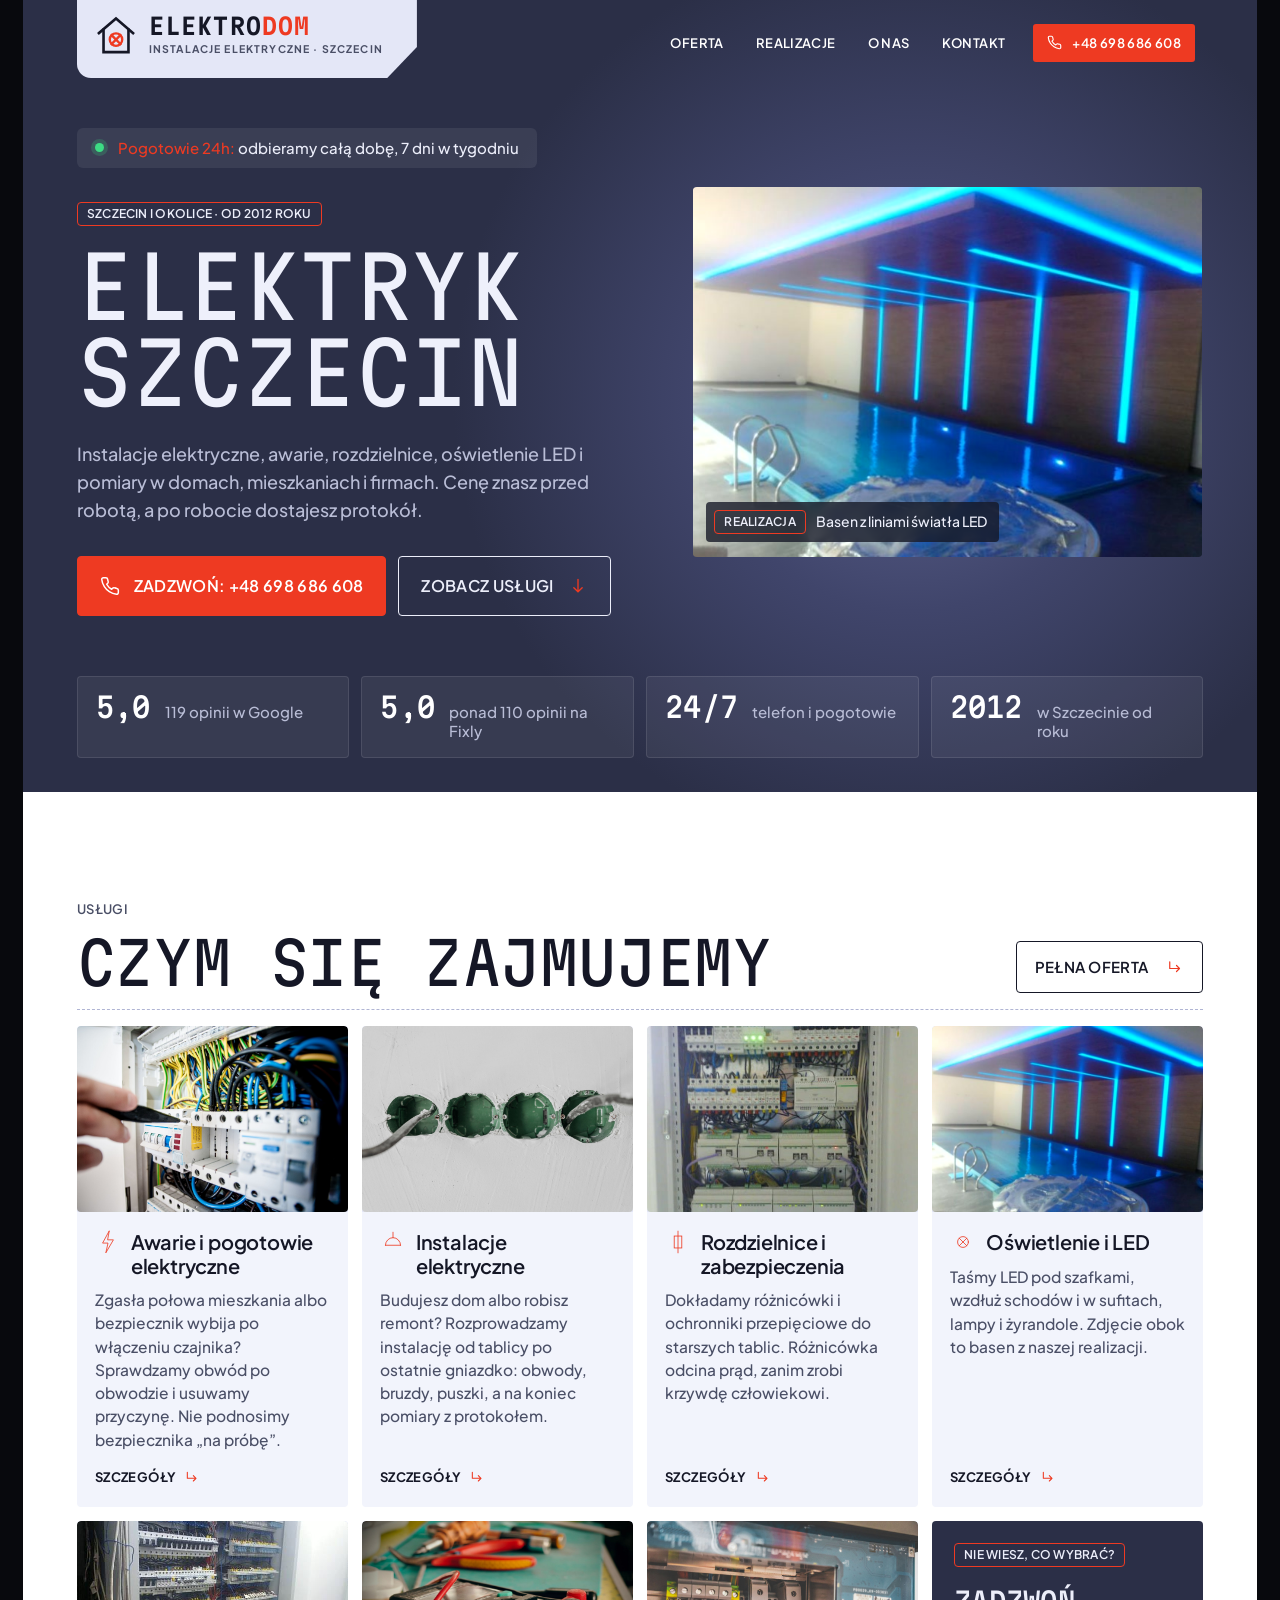
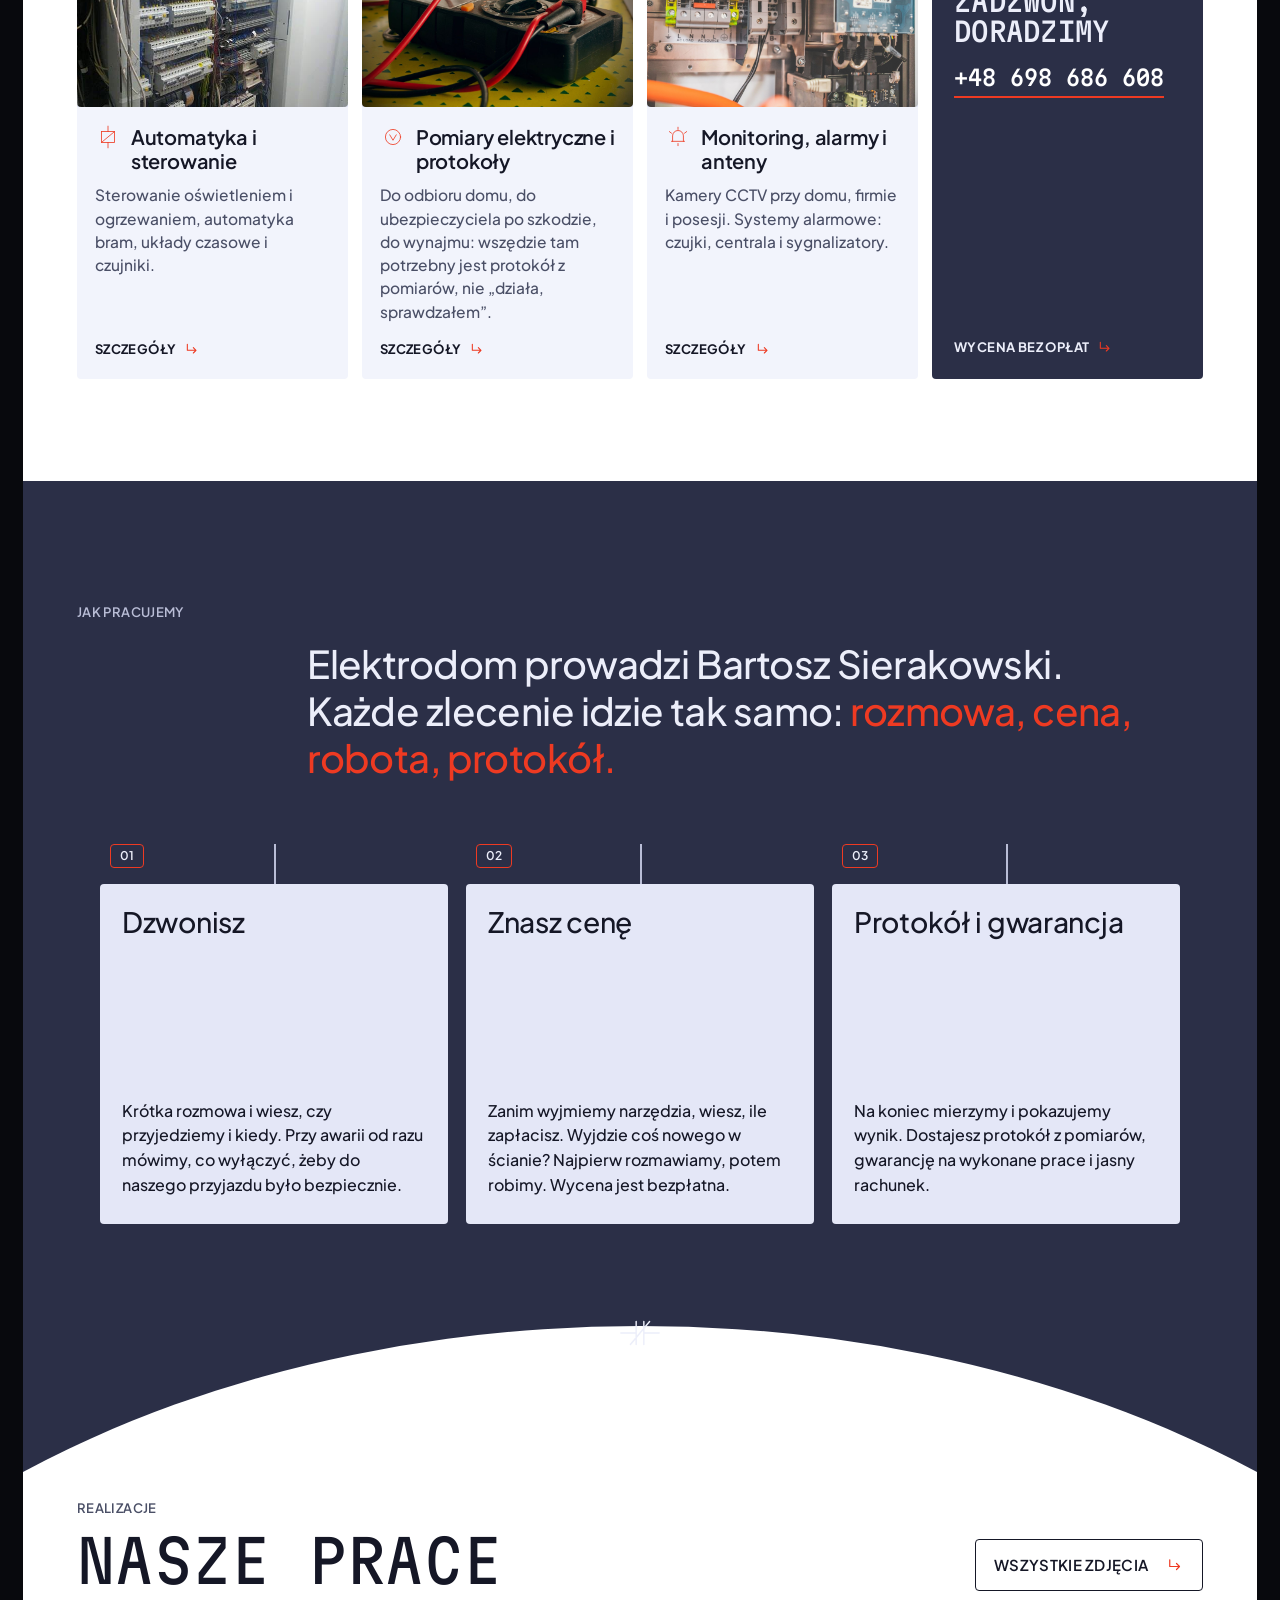
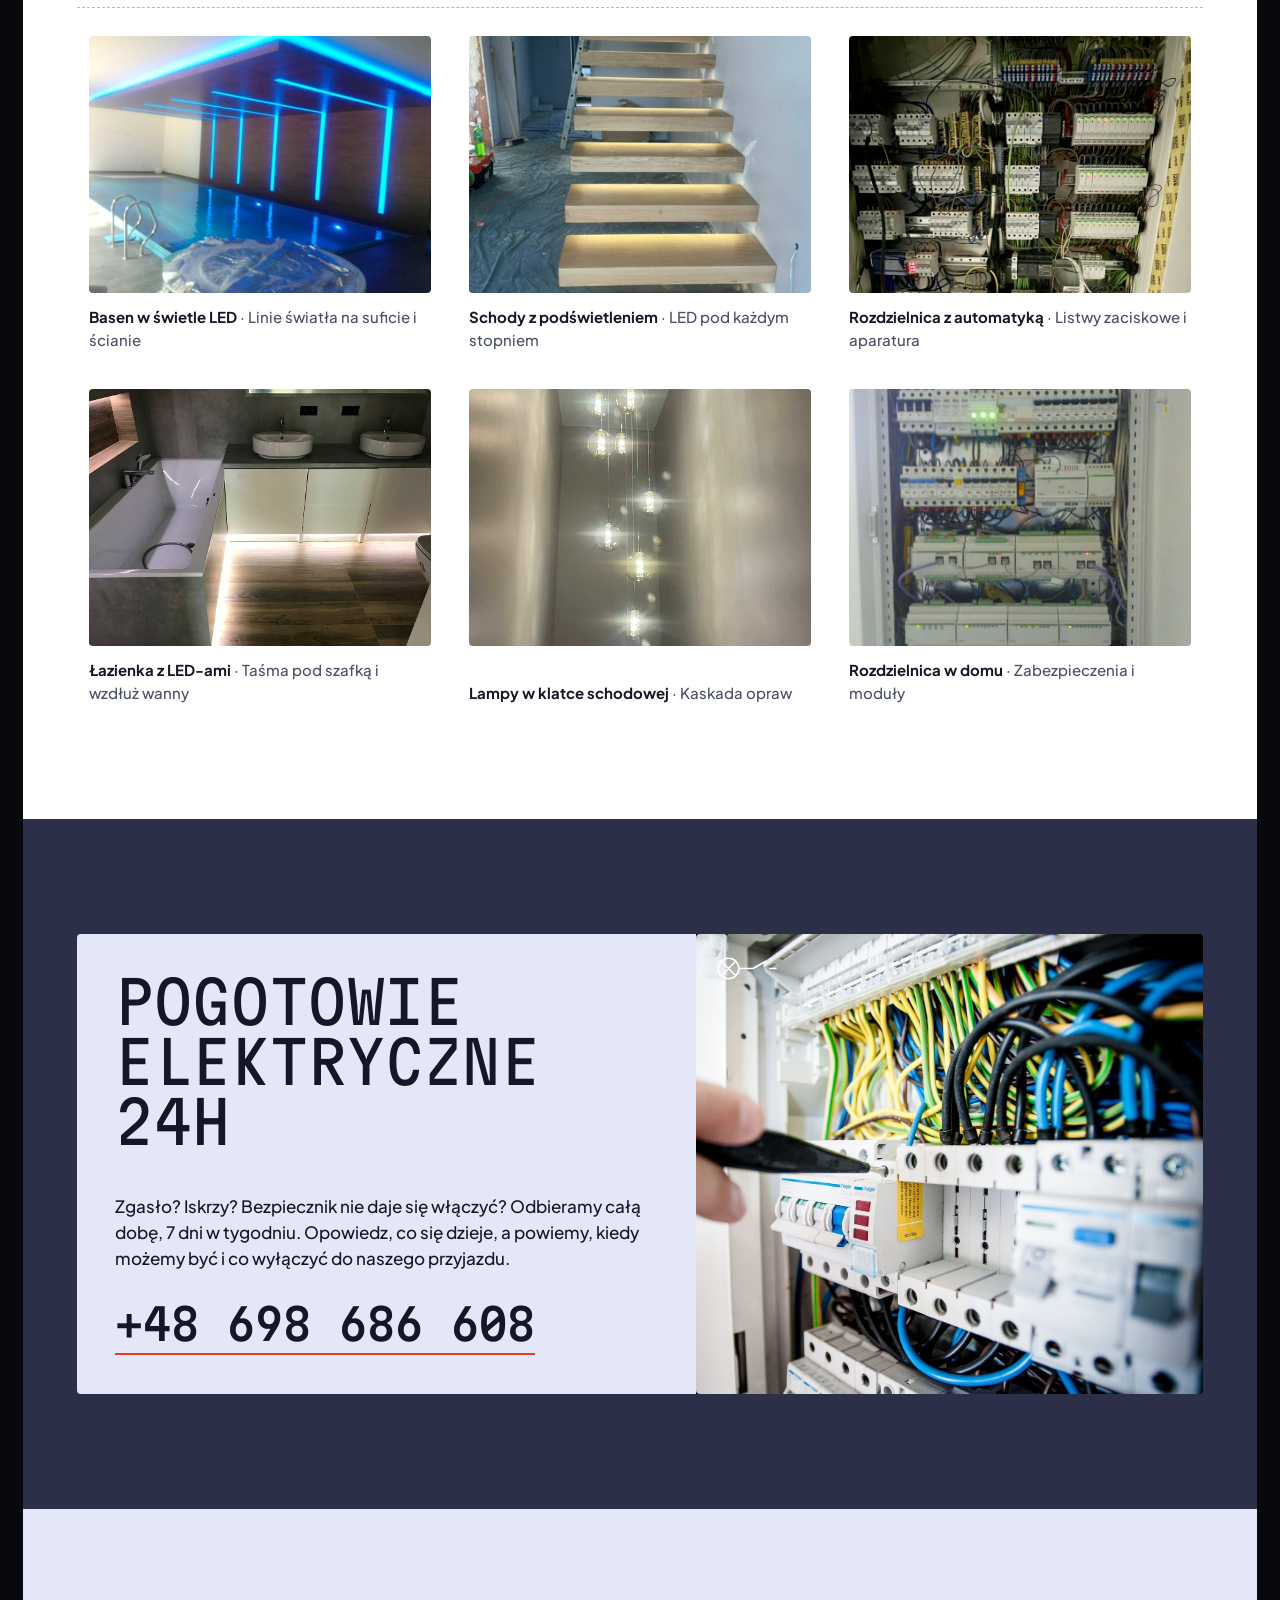
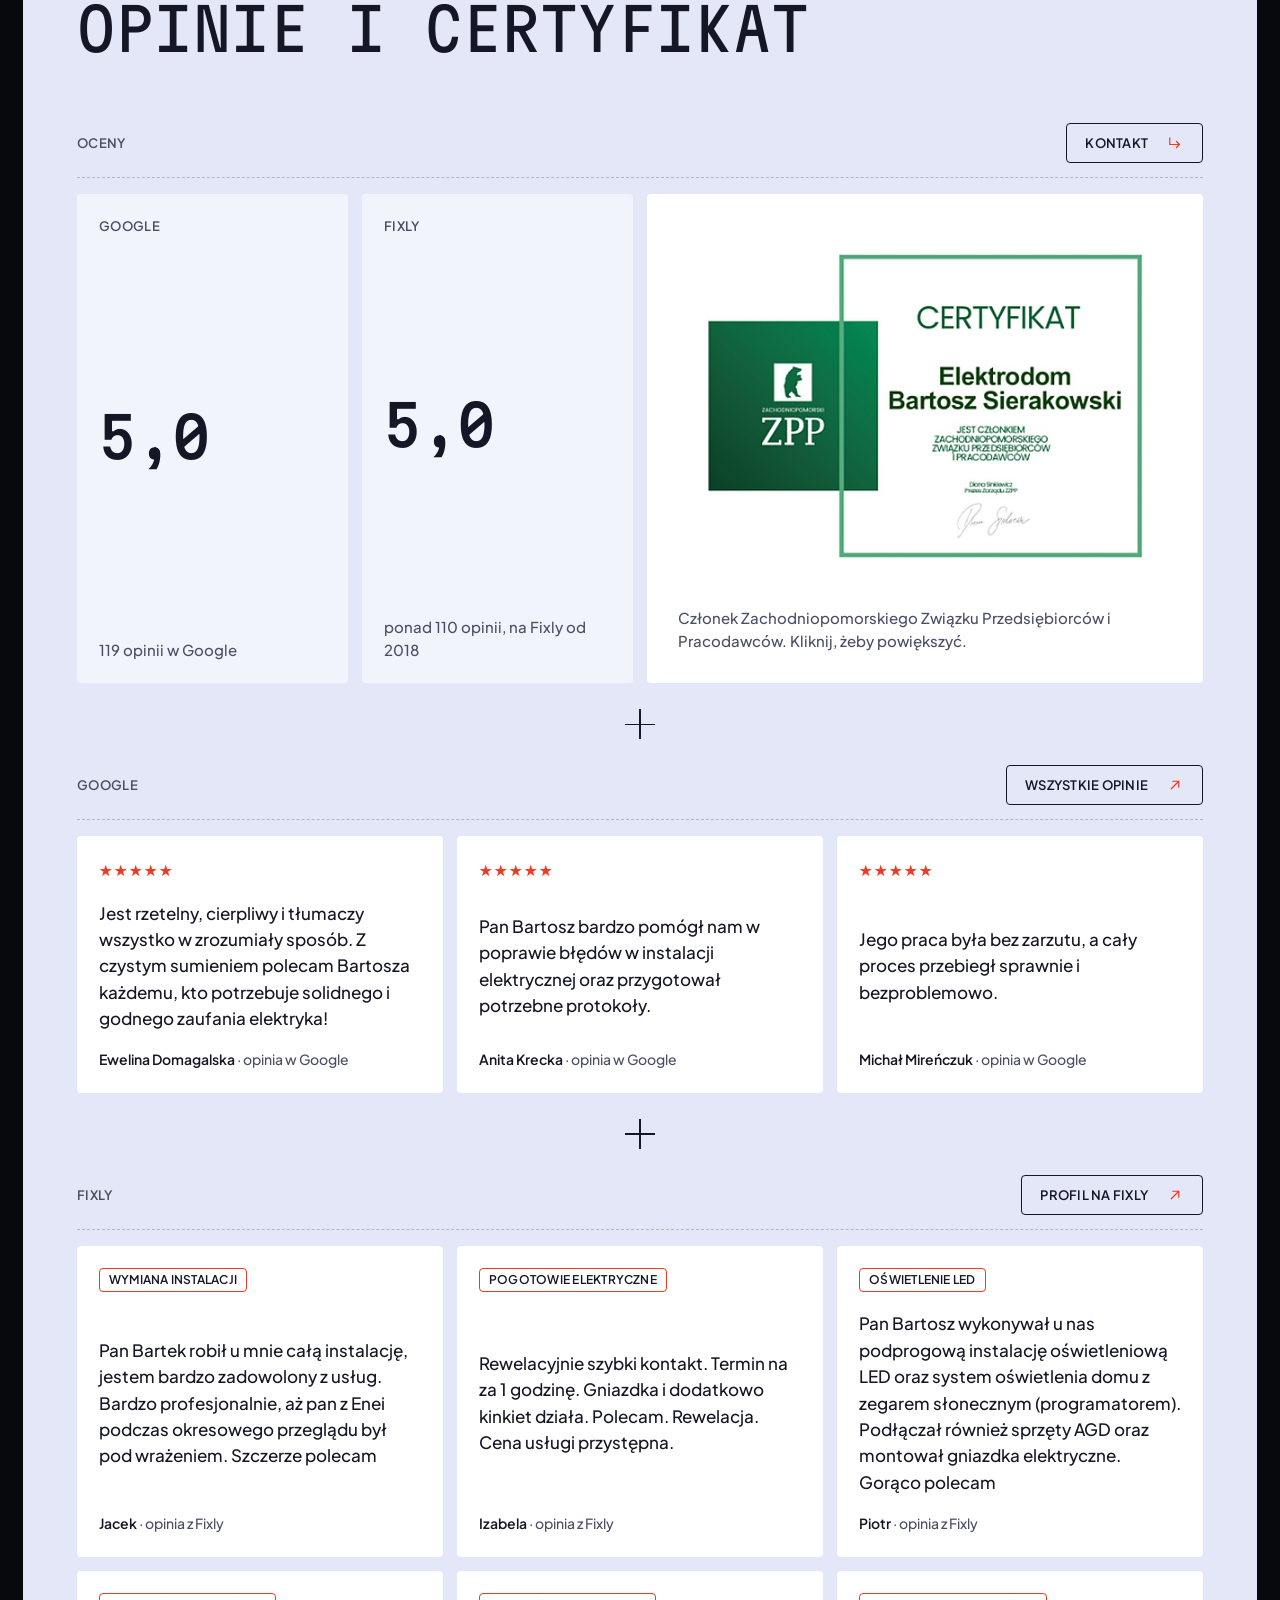
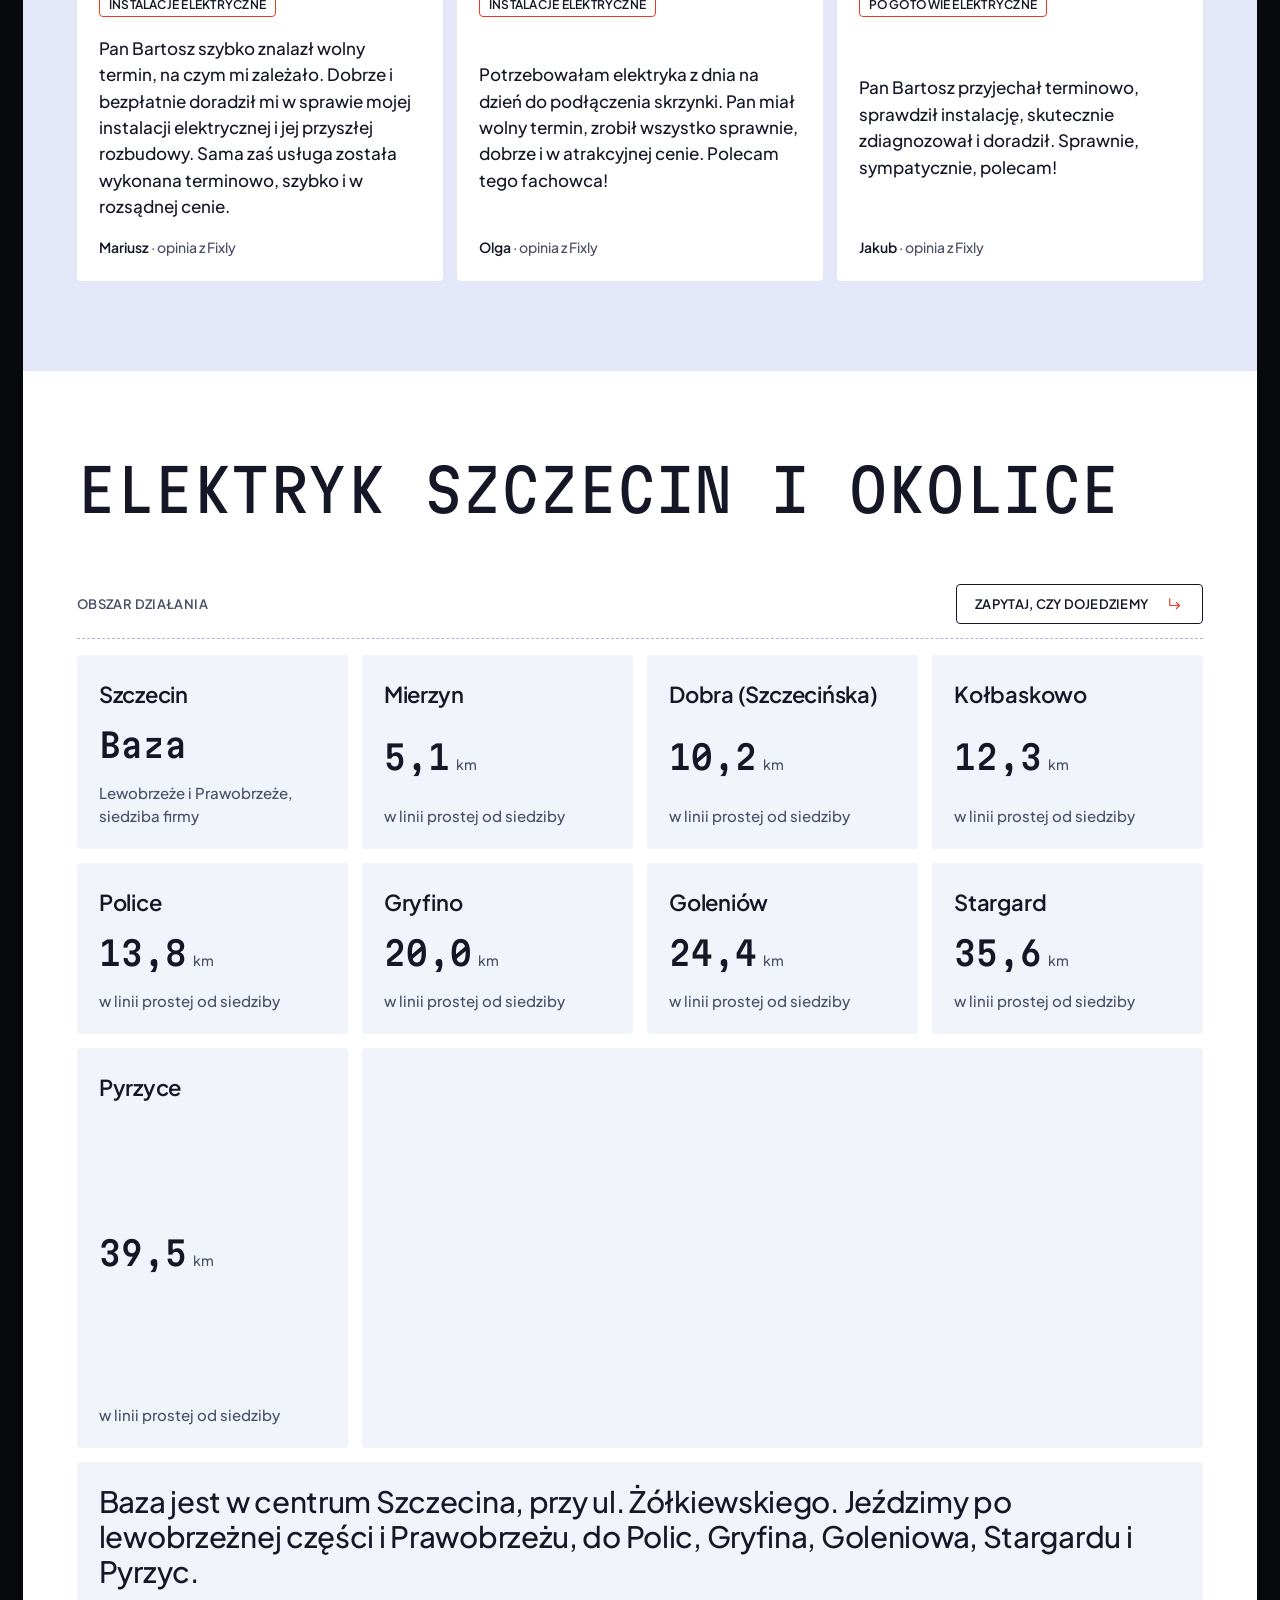
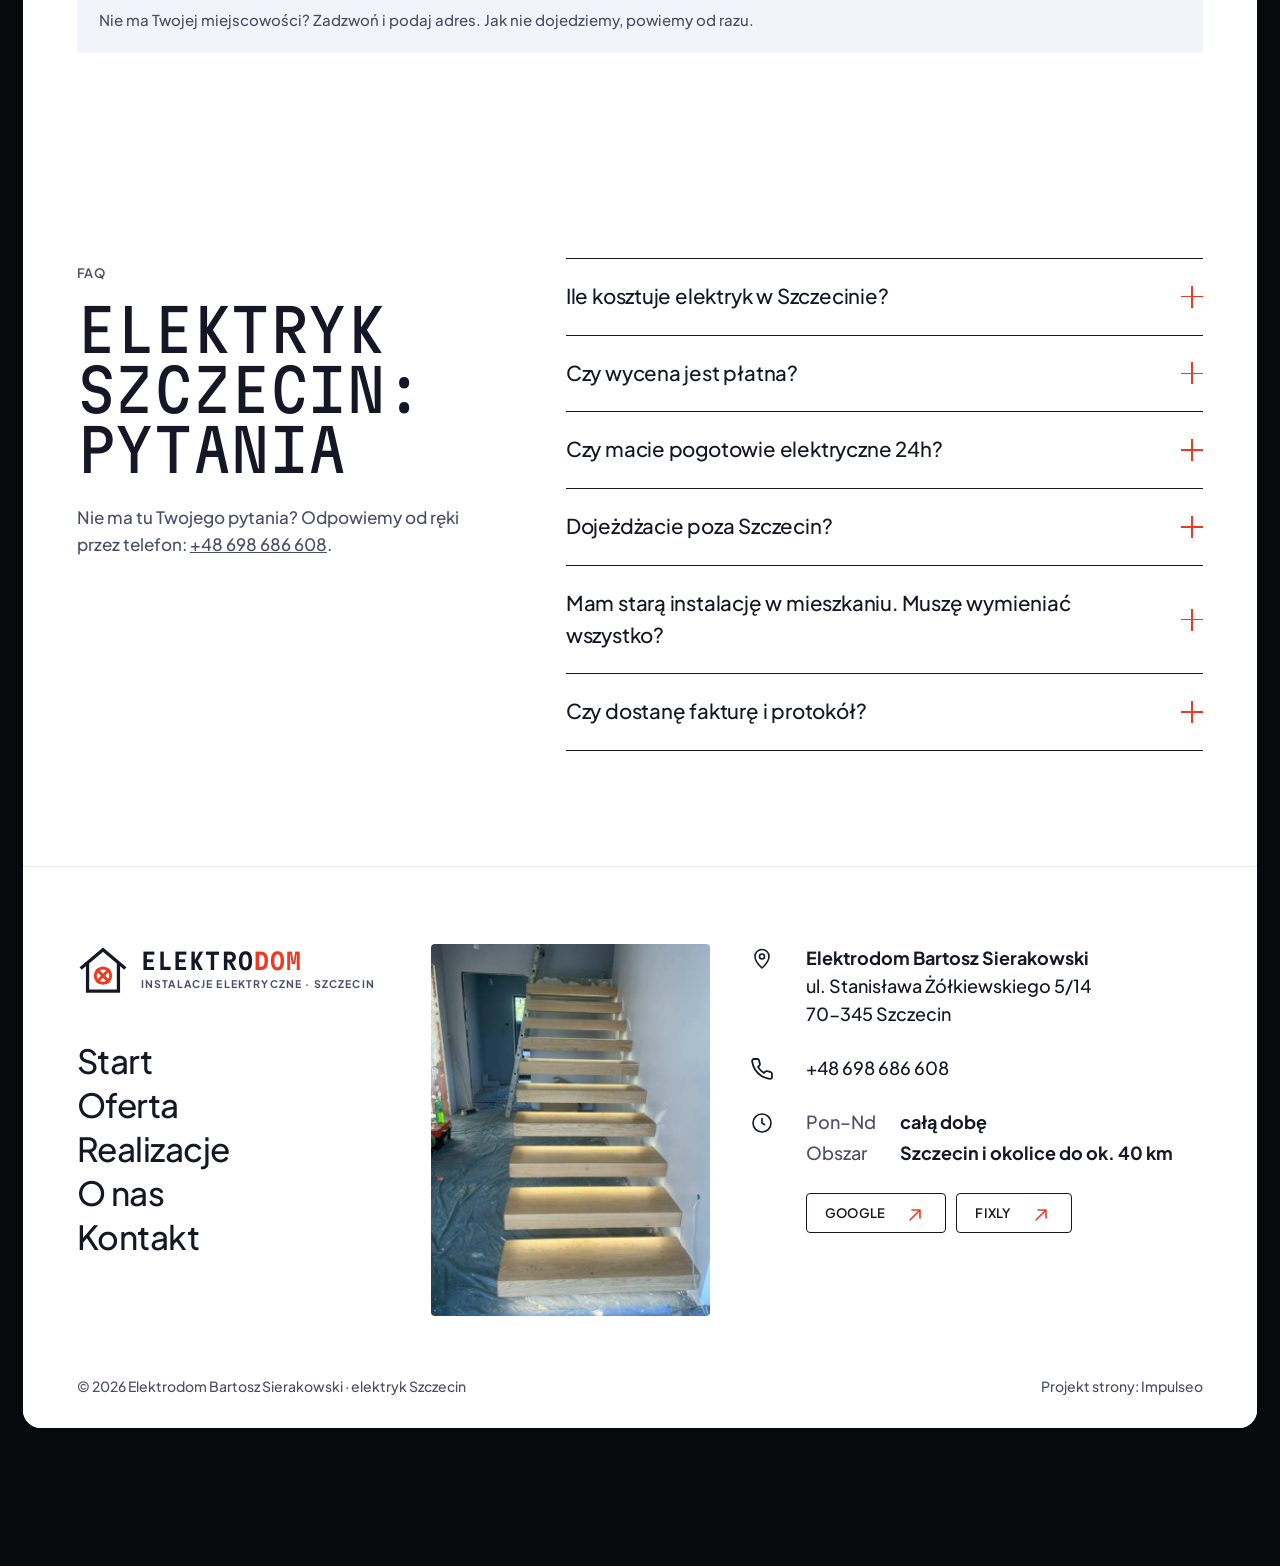
<file: index.html>
<!DOCTYPE html>
<html lang="pl">
<head>
<meta charset="UTF-8">
<meta name="viewport" content="width=device-width, initial-scale=1.0">
<title>Elektryk Szczecin 24h – instalacje, pogotowie, LED | Elektrodom</title>
<meta name="description" content="Elektryk w Szczecinie od 2012 r. Pogotowie elektryczne 24h, instalacje, rozdzielnice, LED i pomiary. Police, Gryfino, Goleniów, Stargard. Tel. 698 686 608.">
<link rel="canonical" href="https://impulseo-pl.github.io/elektrodom/">
<!-- DEMO: noindex zostaje do czasu wdrożenia na domenie klienta, wtedy: index, follow -->
<meta name="robots" content="noindex, nofollow">
<meta name="theme-color" content="#2b2f47">
<meta name="geo.region" content="PL-ZP">
<meta name="geo.placename" content="Szczecin">
<meta name="geo.position" content="53.4301319;14.5360166">
<meta name="ICBM" content="53.4301319, 14.5360166">
<meta property="og:type" content="website">
<meta property="og:locale" content="pl_PL">
<meta property="og:site_name" content="Elektrodom – elektryk Szczecin">
<meta property="og:title" content="Elektryk Szczecin 24h – instalacje, pogotowie, LED | Elektrodom">
<meta property="og:description" content="Elektryk w Szczecinie od 2012 r. Pogotowie elektryczne 24h, instalacje, rozdzielnice, LED i pomiary. Police, Gryfino, Goleniów, Stargard. Tel. 698 686 608.">
<meta property="og:url" content="https://impulseo-pl.github.io/elektrodom/">
<meta property="og:image" content="https://impulseo-pl.github.io/elektrodom/img/og.jpg">
<meta property="og:image:width" content="1200">
<meta property="og:image:height" content="630">
<meta name="twitter:card" content="summary_large_image">
<link rel="icon" type="image/png" href="img/favicon.png">
<link rel="apple-touch-icon" href="img/apple-touch-icon.png">
<link rel="sitemap" type="application/xml" href="sitemap.xml">
<script type="application/ld+json">{"@context": "https://schema.org", "@graph": [{"@type": "Electrician", "@id": "https://impulseo-pl.github.io/elektrodom/#firma", "name": "Elektrodom Bartosz Sierakowski", "alternateName": "Elektrodom", "url": "https://impulseo-pl.github.io/elektrodom/", "telephone": "+48698686608", "email": "biuro-elektrodom@wp.pl", "image": ["https://impulseo-pl.github.io/elektrodom/img/og.jpg", "https://impulseo-pl.github.io/elektrodom/img/g3.jpg", "https://impulseo-pl.github.io/elektrodom/img/g16.jpg"], "logo": "https://impulseo-pl.github.io/elektrodom/img/logo.png", "description": "Elektryk w Szczecinie od 2012 roku: instalacje elektryczne, pogotowie elektryczne 24h, rozdzielnice, oświetlenie LED, automatyka, pomiary, monitoring i alarmy.", "foundingDate": "2012", "founder": {"@type": "Person", "name": "Bartosz Sierakowski"}, "address": {"@type": "PostalAddress", "streetAddress": "ul. Stanisława Żółkiewskiego 5/14", "postalCode": "70-345", "addressLocality": "Szczecin", "addressRegion": "zachodniopomorskie", "addressCountry": "PL"}, "geo": {"@type": "GeoCoordinates", "latitude": 53.4301319, "longitude": 14.5360166}, "hasMap": "https://maps.google.com/?cid=2339905175284633755", "openingHoursSpecification": [{"@type": "OpeningHoursSpecification", "dayOfWeek": ["Monday", "Tuesday", "Wednesday", "Thursday", "Friday", "Saturday", "Sunday"], "opens": "00:00", "closes": "23:59"}], "areaServed": [{"@type": "City", "name": "Szczecin"}, {"@type": "City", "name": "Mierzyn"}, {"@type": "City", "name": "Dobra"}, {"@type": "City", "name": "Kołbaskowo"}, {"@type": "City", "name": "Police"}, {"@type": "City", "name": "Gryfino"}, {"@type": "City", "name": "Goleniów"}, {"@type": "City", "name": "Stargard"}, {"@type": "City", "name": "Pyrzyce"}], "knowsAbout": ["instalacje elektryczne", "pogotowie elektryczne", "rozdzielnice elektryczne", "oświetlenie LED", "automatyka budynkowa", "pomiary elektryczne", "monitoring CCTV", "systemy alarmowe"], "memberOf": {"@type": "Organization", "name": "Zachodniopomorski Związek Przedsiębiorców i Pracodawców"}, "hasOfferCatalog": {"@type": "OfferCatalog", "name": "Usługi elektryczne – Szczecin", "itemListElement": [{"@type": "Offer", "itemOffered": {"@type": "Service", "name": "Awarie i pogotowie elektryczne", "url": "https://impulseo-pl.github.io/elektrodom/oferta.html#awarie", "areaServed": "Szczecin i okolice"}}, {"@type": "Offer", "itemOffered": {"@type": "Service", "name": "Instalacje elektryczne", "url": "https://impulseo-pl.github.io/elektrodom/oferta.html#instalacje", "areaServed": "Szczecin i okolice"}}, {"@type": "Offer", "itemOffered": {"@type": "Service", "name": "Rozdzielnice i zabezpieczenia", "url": "https://impulseo-pl.github.io/elektrodom/oferta.html#rozdzielnice", "areaServed": "Szczecin i okolice"}}, {"@type": "Offer", "itemOffered": {"@type": "Service", "name": "Oświetlenie i LED", "url": "https://impulseo-pl.github.io/elektrodom/oferta.html#oswietlenie", "areaServed": "Szczecin i okolice"}}, {"@type": "Offer", "itemOffered": {"@type": "Service", "name": "Automatyka i sterowanie", "url": "https://impulseo-pl.github.io/elektrodom/oferta.html#automatyka", "areaServed": "Szczecin i okolice"}}, {"@type": "Offer", "itemOffered": {"@type": "Service", "name": "Pomiary elektryczne i protokoły", "url": "https://impulseo-pl.github.io/elektrodom/oferta.html#pomiary", "areaServed": "Szczecin i okolice"}}, {"@type": "Offer", "itemOffered": {"@type": "Service", "name": "Monitoring, alarmy i anteny", "url": "https://impulseo-pl.github.io/elektrodom/oferta.html#monitoring", "areaServed": "Szczecin i okolice"}}]}, "sameAs": ["https://maps.google.com/?cid=2339905175284633755", "https://fixly.pl/profil/bartosz-sierakowski-byovga35x", "https://www.oferteo.pl/elektrodom-bartosz-sierakowski/firma/1865440"]}, {"@type": "WebSite", "@id": "https://impulseo-pl.github.io/elektrodom/#strona", "url": "https://impulseo-pl.github.io/elektrodom/", "name": "Elektrodom – elektryk Szczecin", "inLanguage": "pl-PL", "publisher": {"@id": "https://impulseo-pl.github.io/elektrodom/#firma"}}, {"@type": "WebPage", "@id": "https://impulseo-pl.github.io/elektrodom/#webpage", "url": "https://impulseo-pl.github.io/elektrodom/", "name": "Elektryk Szczecin 24h – instalacje, pogotowie, LED | Elektrodom", "description": "Elektryk w Szczecinie od 2012 r. Pogotowie elektryczne 24h, instalacje, rozdzielnice, LED i pomiary. Police, Gryfino, Goleniów, Stargard. Tel. 698 686 608.", "inLanguage": "pl-PL", "isPartOf": {"@id": "https://impulseo-pl.github.io/elektrodom/#strona"}, "about": {"@id": "https://impulseo-pl.github.io/elektrodom/#firma"}, "dateModified": "2026-11-13"}, {"@type": "FAQPage", "mainEntity": [{"@type": "Question", "name": "Ile kosztuje elektryk w Szczecinie?", "acceptedAnswer": {"@type": "Answer", "text": "Zależy, co się dzieje, dlatego wypytujemy przez telefon i od razu podajemy widełki. Ostateczną cenę ustalamy przy oględzinach, zanim zaczniemy."}}, {"@type": "Question", "name": "Czy wycena jest płatna?", "acceptedAnswer": {"@type": "Answer", "text": "Za obejrzenie i wycenę nie bierzemy pieniędzy. Płacisz za robotę, nie za rozmowę o niej."}}, {"@type": "Question", "name": "Czy macie pogotowie elektryczne 24h?", "acceptedAnswer": {"@type": "Answer", "text": "Tak. Telefon odbieramy całą dobę, 7 dni w tygodniu. Brak prądu w całym domu to pilny wyjazd i przestawiamy grafik."}}, {"@type": "Question", "name": "Dojeżdżacie poza Szczecin?", "acceptedAnswer": {"@type": "Answer", "text": "Tak: Police, Gryfino, Goleniów, Stargard, Pyrzyce i okoliczne miejscowości. Podaj adres przez telefon, a od razu powiemy, czy dojedziemy."}}, {"@type": "Question", "name": "Mam starą instalację w mieszkaniu. Muszę wymieniać wszystko?", "acceptedAnswer": {"@type": "Answer", "text": "Niekoniecznie. Najpierw pomiary, bo to one pokazują, co naprawdę jest groźne. Czasem wystarczy nowa tablica i osobny obwód do kuchni, a reszta może poczekać do remontu."}}, {"@type": "Question", "name": "Czy dostanę fakturę i protokół?", "acceptedAnswer": {"@type": "Answer", "text": "Tak, fakturę na firmę albo osobę prywatną. Protokół dostajesz razem z nią, jeśli robiliśmy pomiary."}}]}]}</script>
<script>(function(){var d=document.documentElement;d.classList.add('js');try{if(!matchMedia('(prefers-reduced-motion: reduce)').matches)d.classList.add('anim')}catch(e){}setTimeout(function(){if(!d.classList.contains('anim-ok'))d.classList.remove('anim')},3500)})();</script>
<script>(function(){try{var d=document.documentElement;if(/[?&]intro/.test(location.search)||!sessionStorage.getItem('ed_intro')){sessionStorage.setItem('ed_intro','1');if(!sessionStorage.getItem('pxnav'))d.classList.add('intro')}}catch(e){}})();</script>
<link rel="preload" as="image" href="img/g3.jpg" fetchpriority="high">
<link rel="preconnect" href="https://fonts.googleapis.com">
<link rel="preconnect" href="https://fonts.gstatic.com" crossorigin>
<link href="https://fonts.googleapis.com/css2?family=Martian+Mono:wdth,wght@87.5,400..600&amp;family=Plus+Jakarta+Sans:wght@400;500;600;700&amp;display=swap" rel="stylesheet">
<link rel="stylesheet" href="assets/styles.css?v=20261113e">
<script src="assets/lenis.min.js?v=1.1.20" defer></script>
<script src="assets/main.js?v=20261113e" defer></script>
</head>
<body>
<script>(function(){try{if(!sessionStorage.getItem('pxnav'))return;sessionStorage.removeItem('pxnav');var c=innerWidth<700?6:12,r=Math.ceil(c*innerHeight/innerWidth),g=document.createElement('div');g.className='px-cover';g.style.gridTemplateColumns='repeat('+c+',1fr)';g.style.gridTemplateRows='repeat('+r+',1fr)';for(var k=0;k<c*r;k++){var i=document.createElement('i');i.style.transitionDelay=(Math.random()*.32).toFixed(3)+'s';g.appendChild(i)}document.body.appendChild(g)}catch(e){}})();</script>
<div class="loader" aria-hidden="true"><div class="ld-cells"></div><div class="ld-in"><span class="logo"><svg class="syg" viewBox="0 0 64 64" fill="none" stroke-linecap="square" aria-hidden="true"><path class="s-roof" pathLength="1" d="M6 29L32 7l26 22" stroke="currentColor" stroke-width="4"/><path class="s-wall" pathLength="1" d="M13 24v34h38V24" stroke="currentColor" stroke-width="4"/><circle class="s-lamp" pathLength="1" cx="32" cy="39" r="9.5" stroke="#ee3a22" stroke-width="3.6"/><path class="s-x" pathLength="1" d="M25.3 32.3l13.4 13.4M38.7 32.3L25.3 45.7" stroke="#ee3a22" stroke-width="3.6"/></svg><span class="wm"><b><i style="--i:0">E</i><i style="--i:1">L</i><i style="--i:2">E</i><i style="--i:3">K</i><i style="--i:4">T</i><i style="--i:5">R</i><i style="--i:6">O</i><i class="r" style="--i:7">D</i><i class="r" style="--i:8">O</i><i class="r" style="--i:9">M</i></b><small>Elektryk · Szczecin · od 2012</small></span></span><span class="ld-bar"><i></i></span></div></div>
<script>(function(){var d=document.documentElement;if(!d.classList.contains('intro'))return;var g=document.querySelector('.ld-cells'),c=innerWidth<700?6:12,r=Math.ceil(c*innerHeight/innerWidth);g.style.gridTemplateColumns='repeat('+c+',1fr)';g.style.gridTemplateRows='repeat('+r+',1fr)';for(var k=0;k<c*r;k++){var i=document.createElement('i');i.style.transitionDelay=(Math.random()*.35).toFixed(3)+'s';g.appendChild(i)}})();</script>
<a class="skip" href="#tresc">Przejdź do treści</a>
<header class="top"><div class="top-in">
<a class="chip" href="index.html" aria-label="Elektrodom – elektryk Szczecin, strona główna"><span class="logo"><svg class="syg" viewBox="0 0 64 64" fill="none" stroke-linecap="square" aria-hidden="true"><path class="s-roof" pathLength="1" d="M6 29L32 7l26 22" stroke="currentColor" stroke-width="4"/><path class="s-wall" pathLength="1" d="M13 24v34h38V24" stroke="currentColor" stroke-width="4"/><circle class="s-lamp" pathLength="1" cx="32" cy="39" r="9.5" stroke="#ee3a22" stroke-width="3.6"/><path class="s-x" pathLength="1" d="M25.3 32.3l13.4 13.4M38.7 32.3L25.3 45.7" stroke="#ee3a22" stroke-width="3.6"/></svg><span class="wm"><b><i style="--i:0">E</i><i style="--i:1">L</i><i style="--i:2">E</i><i style="--i:3">K</i><i style="--i:4">T</i><i style="--i:5">R</i><i style="--i:6">O</i><i class="r" style="--i:7">D</i><i class="r" style="--i:8">O</i><i class="r" style="--i:9">M</i></b><small>Instalacje elektryczne · Szczecin</small></span></span></a>
<nav class="bar" aria-label="Menu główne"><a href="oferta.html">Oferta</a><a href="realizacje.html">Realizacje</a><a href="o-nas.html">O nas</a><a href="kontakt.html">Kontakt</a><a class="call-l" href="tel:+48698686608"><svg viewBox="0 0 24 24" fill="none" stroke="currentColor" stroke-width="1.8" stroke-linecap="round" stroke-linejoin="round"><path d="M22 16.9v3a2 2 0 0 1-2.2 2 19.8 19.8 0 0 1-8.6-3.1 19.5 19.5 0 0 1-6-6A19.8 19.8 0 0 1 2.1 4.2 2 2 0 0 1 4.1 2h3a2 2 0 0 1 2 1.7c.1 1 .4 1.9.7 2.8a2 2 0 0 1-.5 2.1L8 9.9a16 16 0 0 0 6 6l1.3-1.3a2 2 0 0 1 2.1-.4c.9.3 1.8.6 2.8.7a2 2 0 0 1 1.7 2z"/></svg>+48 698 686 608</a></nav>
<button class="burger" data-menu aria-label="Otwórz menu"><span></span><span></span></button>
</div></header>
<div class="menu" aria-label="Menu"><button class="menu-x" data-menu aria-label="Zamknij menu">×</button><a href="index.html">Start</a><a href="oferta.html">Oferta</a><a href="realizacje.html">Realizacje</a><a href="o-nas.html">O nas</a><a href="kontakt.html">Kontakt</a><a class="btn btn-fill" href="tel:+48698686608">Zadzwoń: +48 698 686 608 <svg class="ar" viewBox="0 0 24 24" fill="none" stroke="currentColor" stroke-width="1.6" stroke-linecap="round" stroke-linejoin="round"><path d="M5 5v9h13M14 10l4 4-4 4"/></svg></a></div>
<div class="frame">
<main id="tresc">
<section class="hero2 dark glow" aria-label="Elektrodom – elektryk Szczecin"><div class="wrap hero2-grid">
<div class="hero2-l">
<a class="now" href="tel:+48698686608"><span class="dot"></span><span><span class="red">Pogotowie 24h:</span> odbieramy całą dobę, 7 dni w tygodniu</span></a>
<span class="tag">Szczecin i okolice · od 2012 roku</span>
<h1 class="mono d1">Elektryk<br>Szczecin</h1>
<p class="lead2">Instalacje elektryczne, awarie, rozdzielnice, oświetlenie LED i pomiary w domach, mieszkaniach i firmach. Cenę znasz przed robotą, a po robocie dostajesz protokół.</p>
<div class="hero2-cta"><a class="btn btn-fill btn-big" href="tel:+48698686608"><svg viewBox="0 0 24 24" fill="none" stroke="currentColor" stroke-width="1.8" stroke-linecap="round" stroke-linejoin="round"><path d="M22 16.9v3a2 2 0 0 1-2.2 2 19.8 19.8 0 0 1-8.6-3.1 19.5 19.5 0 0 1-6-6A19.8 19.8 0 0 1 2.1 4.2 2 2 0 0 1 4.1 2h3a2 2 0 0 1 2 1.7c.1 1 .4 1.9.7 2.8a2 2 0 0 1-.5 2.1L8 9.9a16 16 0 0 0 6 6l1.3-1.3a2 2 0 0 1 2.1-.4c.9.3 1.8.6 2.8.7a2 2 0 0 1 1.7 2z"/></svg>Zadzwoń: +48 698 686 608</a><a class="btn btn-big" href="#uslugi">Zobacz usługi <svg class="ar" viewBox="0 0 24 24" fill="none" stroke="currentColor" stroke-width="1.6" stroke-linecap="round"><path d="M12 4v15M7 14l5 5 5-5"/></svg></a></div>
</div>
<figure class="hero2-r"><div class="pix "><img src="img/g3.jpg" alt="Basen z oświetleniem LED – realizacja elektryka Elektrodom, Szczecin" width="1006" height="728" decoding="async"></div><figcaption><span class="tag">Realizacja</span> Basen z liniami światła LED</figcaption></figure>
<ul class="trust">
<li><b class="mono">5,0</b><span>119 opinii w Google</span></li>
<li><b class="mono">5,0</b><span>ponad 110 opinii na Fixly</span></li>
<li><b class="mono">24/7</b><span>telefon i pogotowie</span></li>
<li><b class="mono">2012</b><span>w Szczecinie od roku</span></li>
</ul>
</div></section>

<section class="sec-w" id="uslugi" aria-labelledby="uslugi-h"><div class="wrap">
<div class="sec-head"><div><span class="label">Usługi</span><h2 id="uslugi-h" class="mono d2">Czym się zajmujemy</h2></div><a class="btn" href="oferta.html">Pełna oferta <svg class="ar" viewBox="0 0 24 24" fill="none" stroke="currentColor" stroke-width="1.6" stroke-linecap="round" stroke-linejoin="round"><path d="M5 5v9h13M14 10l4 4-4 4"/></svg></a></div>
<hr class="dash">
<div class="scards"><a class="scard rv" href="oferta.html#awarie"><div class="scard-img"><div class="pix cover"><img src="img/hero.jpg" alt="Elektryk sprawdza rozdzielnicę próbnikiem – pogotowie elektryczne Szczecin" width="1880" height="1251" loading="lazy" decoding="async"></div></div><div class="scard-b"><h3><svg class="sym" viewBox="0 0 48 48" fill="none" stroke="currentColor" stroke-width="1.5" stroke-linecap="round" aria-hidden="true"><path d="M26 4L14 26h10l-4 18 14-24H24z"/></svg><span>Awarie i pogotowie elektryczne</span></h3><p>Zgasła połowa mieszkania albo bezpiecznik wybija po włączeniu czajnika? Sprawdzamy obwód po obwodzie i usuwamy przyczynę. Nie podnosimy bezpiecznika „na próbę”.</p><span class="more">Szczegóły <svg class="ar" viewBox="0 0 24 24" fill="none" stroke="currentColor" stroke-width="1.6" stroke-linecap="round" stroke-linejoin="round"><path d="M5 5v9h13M14 10l4 4-4 4"/></svg></span></div></a><a class="scard rv" href="oferta.html#instalacje"><div class="scard-img"><div class="pix cover"><img src="img/puszki.jpg" alt="Puszki podtynkowe z przewodami – instalacja elektryczna w mieszkaniu, Szczecin" width="1880" height="1255" loading="lazy" decoding="async"></div></div><div class="scard-b"><h3><svg class="sym" viewBox="0 0 48 48" fill="none" stroke="currentColor" stroke-width="1.5" stroke-linecap="round" aria-hidden="true"><path d="M10 30a14 14 0 0 1 28 0M24 16V6M10 30h28"/></svg><span>Instalacje elektryczne</span></h3><p>Budujesz dom albo robisz remont? Rozprowadzamy instalację od tablicy po ostatnie gniazdko: obwody, bruzdy, puszki, a na koniec pomiary z protokołem.</p><span class="more">Szczegóły <svg class="ar" viewBox="0 0 24 24" fill="none" stroke="currentColor" stroke-width="1.6" stroke-linecap="round" stroke-linejoin="round"><path d="M5 5v9h13M14 10l4 4-4 4"/></svg></span></div></a><a class="scard rv" href="oferta.html#rozdzielnice"><div class="scard-img"><div class="pix cover"><img src="img/g2.jpg" alt="Rozdzielnica domowa z aparaturą modułową – realizacja Elektrodom Szczecin" width="508" height="690" loading="lazy" decoding="async"></div></div><div class="scard-b"><h3><svg class="sym" viewBox="0 0 48 48" fill="none" stroke="currentColor" stroke-width="1.5" stroke-linecap="round" aria-hidden="true"><path d="M24 4v40"/><rect x="17" y="13" width="14" height="22"/></svg><span>Rozdzielnice i zabezpieczenia</span></h3><p>Dokładamy różnicówki i ochronniki przepięciowe do starszych tablic. Różnicówka odcina prąd, zanim zrobi krzywdę człowiekowi.</p><span class="more">Szczegóły <svg class="ar" viewBox="0 0 24 24" fill="none" stroke="currentColor" stroke-width="1.6" stroke-linecap="round" stroke-linejoin="round"><path d="M5 5v9h13M14 10l4 4-4 4"/></svg></span></div></a><a class="scard rv" href="oferta.html#oswietlenie"><div class="scard-img"><div class="pix cover"><img src="img/g3.jpg" alt="Basen z liniami niebieskiego światła LED – realizacja Elektrodom" width="1006" height="728" loading="lazy" decoding="async"></div></div><div class="scard-b"><h3><svg class="sym" viewBox="0 0 48 48" fill="none" stroke="currentColor" stroke-width="1.5" stroke-linecap="round" aria-hidden="true"><circle cx="24" cy="24" r="10"/><path d="M17 17l14 14M31 17L17 31"/></svg><span>Oświetlenie i LED</span></h3><p>Taśmy LED pod szafkami, wzdłuż schodów i w sufitach, lampy i żyrandole. Zdjęcie obok to basen z naszej realizacji.</p><span class="more">Szczegóły <svg class="ar" viewBox="0 0 24 24" fill="none" stroke="currentColor" stroke-width="1.6" stroke-linecap="round" stroke-linejoin="round"><path d="M5 5v9h13M14 10l4 4-4 4"/></svg></span></div></a><a class="scard rv" href="oferta.html#automatyka"><div class="scard-img"><div class="pix cover"><img src="img/g7.jpg" alt="Szafa rozdzielcza z aparaturą w obiekcie – realizacja Elektrodom" width="538" height="718" loading="lazy" decoding="async"></div></div><div class="scard-b"><h3><svg class="sym" viewBox="0 0 48 48" fill="none" stroke="currentColor" stroke-width="1.5" stroke-linecap="round" aria-hidden="true"><rect x="12" y="14" width="24" height="20"/><path d="M12 34l24-20M24 4v10M24 34v10"/></svg><span>Automatyka i sterowanie</span></h3><p>Sterowanie oświetleniem i ogrzewaniem, automatyka bram, układy czasowe i czujniki.</p><span class="more">Szczegóły <svg class="ar" viewBox="0 0 24 24" fill="none" stroke="currentColor" stroke-width="1.6" stroke-linecap="round" stroke-linejoin="round"><path d="M5 5v9h13M14 10l4 4-4 4"/></svg></span></div></a><a class="scard rv" href="oferta.html#pomiary"><div class="scard-img"><div class="pix cover"><img src="img/g6.jpg" alt="Miernik uniwersalny z przewodami – pomiary elektryczne Szczecin" width="1731" height="1300" loading="lazy" decoding="async"></div></div><div class="scard-b"><h3><svg class="sym" viewBox="0 0 48 48" fill="none" stroke="currentColor" stroke-width="1.5" stroke-linecap="round" aria-hidden="true"><circle cx="24" cy="24" r="14"/><path d="M18 20l6 10 6-10"/></svg><span>Pomiary elektryczne i protokoły</span></h3><p>Do odbioru domu, do ubezpieczyciela po szkodzie, do wynajmu: wszędzie tam potrzebny jest protokół z pomiarów, nie „działa, sprawdzałem”.</p><span class="more">Szczegóły <svg class="ar" viewBox="0 0 24 24" fill="none" stroke="currentColor" stroke-width="1.6" stroke-linecap="round" stroke-linejoin="round"><path d="M5 5v9h13M14 10l4 4-4 4"/></svg></span></div></a><a class="scard rv" href="oferta.html#monitoring"><div class="scard-img"><div class="pix cover"><img src="img/g11.jpg" alt="Okablowanie urządzenia – montaż monitoringu i alarmu" width="1880" height="1253" loading="lazy" decoding="async"></div></div><div class="scard-b"><h3><svg class="sym" viewBox="0 0 48 48" fill="none" stroke="currentColor" stroke-width="1.5" stroke-linecap="round" aria-hidden="true"><path d="M12 32h24M14 32V22a10 10 0 0 1 20 0v10M24 36v4"/><path d="M8 14l4 3M40 14l-4 3M24 6v4"/></svg><span>Monitoring, alarmy i anteny</span></h3><p>Kamery CCTV przy domu, firmie i posesji. Systemy alarmowe: czujki, centrala i sygnalizatory.</p><span class="more">Szczegóły <svg class="ar" viewBox="0 0 24 24" fill="none" stroke="currentColor" stroke-width="1.6" stroke-linecap="round" stroke-linejoin="round"><path d="M5 5v9h13M14 10l4 4-4 4"/></svg></span></div></a><a class="scard scard-call rv" href="tel:+48698686608"><span class="tag">Nie wiesz, co wybrać?</span><b class="mono">Zadzwoń, doradzimy</b><span class="sos-num">+48 698 686 608</span><span class="more">Wycena bez opłat <svg class="ar" viewBox="0 0 24 24" fill="none" stroke="currentColor" stroke-width="1.6" stroke-linecap="round" stroke-linejoin="round"><path d="M5 5v9h13M14 10l4 4-4 4"/></svg></span></a></div>
</div></section>

<section class="dark intro" aria-label="Jak pracujemy"><div class="wrap">
<span class="label">Jak pracujemy</span>
<p class="t-xl rv" style="margin-top:18px">Elektrodom prowadzi Bartosz Sierakowski. Każde zlecenie idzie tak samo: <span class="red">rozmowa, cena, robota, protokół.</span></p>
<div class="cards">
<div class="card rv"><span class="tag">01</span><h3>Dzwonisz</h3><p>Krótka rozmowa i wiesz, czy przyjedziemy i kiedy. Przy awarii od razu mówimy, co wyłączyć, żeby do naszego przyjazdu było bezpiecznie.</p></div>
<div class="card rv rv-1"><span class="tag">02</span><h3>Znasz cenę</h3><p>Zanim wyjmiemy narzędzia, wiesz, ile zapłacisz. Wyjdzie coś nowego w ścianie? Najpierw rozmawiamy, potem robimy. Wycena jest bezpłatna.</p></div>
<div class="card rv rv-2"><span class="tag">03</span><h3>Protokół i gwarancja</h3><p>Na koniec mierzymy i pokazujemy wynik. Dostajesz protokół z pomiarów, gwarancję na wykonane prace i jasny rachunek.</p></div>
</div></div>
<div class="arc"><svg class="sym" viewBox="0 0 48 48" fill="none" stroke="currentColor" stroke-width="1.5" stroke-linecap="round" aria-hidden="true"><path d="M4 24h16M28 24h16M20 12v24M28 12v24M14 36L34 12"/></svg></div>
</section>

<section class="sec-w" style="padding-top:0" aria-labelledby="real-h"><div class="wrap">
<div class="sec-head"><div><span class="label">Realizacje</span><h2 id="real-h" class="mono d2">Nasze prace</h2></div><a class="btn" href="realizacje.html">Wszystkie zdjęcia <svg class="ar" viewBox="0 0 24 24" fill="none" stroke="currentColor" stroke-width="1.6" stroke-linecap="round" stroke-linejoin="round"><path d="M5 5v9h13M14 10l4 4-4 4"/></svg></a></div>
<hr class="dash">
<div class="cells c3 gal3"><figure class="cell white rv" data-lb="img/g3.jpg" style="margin:0;cursor:zoom-in"><div class="pix cover gal-ph"><img src="img/g3.jpg" alt="Basen w świetle LED – realizacja elektryka Elektrodom, Szczecin" width="1006" height="728" loading="lazy" decoding="async"></div><figcaption class="sub"><b style="color:var(--ink)">Basen w świetle LED</b> · Linie światła na suficie i ścianie</figcaption></figure><figure class="cell white rv" data-lb="img/g13.jpg" style="margin:0;cursor:zoom-in"><div class="pix cover gal-ph"><img src="img/g13.jpg" alt="Schody z podświetleniem – realizacja elektryka Elektrodom, Szczecin" width="576" height="776" loading="lazy" decoding="async"></div><figcaption class="sub"><b style="color:var(--ink)">Schody z podświetleniem</b> · LED pod każdym stopniem</figcaption></figure><figure class="cell white rv" data-lb="img/g16.jpg" style="margin:0;cursor:zoom-in"><div class="pix cover gal-ph"><img src="img/g16.jpg" alt="Rozdzielnica z automatyką – realizacja elektryka Elektrodom, Szczecin" width="1548" height="1518" loading="lazy" decoding="async"></div><figcaption class="sub"><b style="color:var(--ink)">Rozdzielnica z automatyką</b> · Listwy zaciskowe i aparatura</figcaption></figure><figure class="cell white rv" data-lb="img/g1.jpg" style="margin:0;cursor:zoom-in"><div class="pix cover gal-ph"><img src="img/g1.jpg" alt="Łazienka z LED-ami – realizacja elektryka Elektrodom, Szczecin" width="1069" height="800" loading="lazy" decoding="async"></div><figcaption class="sub"><b style="color:var(--ink)">Łazienka z LED-ami</b> · Taśma pod szafką i wzdłuż wanny</figcaption></figure><figure class="cell white rv" data-lb="img/g8.jpg" style="margin:0;cursor:zoom-in"><div class="pix cover gal-ph"><img src="img/g8.jpg" alt="Lampy w klatce schodowej – realizacja elektryka Elektrodom, Szczecin" width="600" height="800" loading="lazy" decoding="async"></div><figcaption class="sub"><b style="color:var(--ink)">Lampy w klatce schodowej</b> · Kaskada opraw</figcaption></figure><figure class="cell white rv" data-lb="img/g2.jpg" style="margin:0;cursor:zoom-in"><div class="pix cover gal-ph"><img src="img/g2.jpg" alt="Rozdzielnica w domu – realizacja elektryka Elektrodom, Szczecin" width="508" height="690" loading="lazy" decoding="async"></div><figcaption class="sub"><b style="color:var(--ink)">Rozdzielnica w domu</b> · Zabezpieczenia i moduły</figcaption></figure></div>
</div></section>

<section class="sos dark" aria-labelledby="sos"><div class="wrap"><div class="sos-grid rv">
<div class="sos-l"><h2 id="sos" class="mono d2">Pogotowie elektryczne 24h</h2>
<div><p>Zgasło? Iskrzy? Bezpiecznik nie daje się włączyć? Odbieramy całą dobę, 7 dni w tygodniu. Opowiedz, co się dzieje, a powiemy, kiedy możemy być i co wyłączyć do naszego przyjazdu.</p>
<p style="margin-top:28px"><a class="sos-num" href="tel:+48698686608">+48 698 686 608</a></p></div></div>
<div class="sos-r"><svg class="sym" style="width:64px" viewBox="0 0 62 32" fill="none" stroke="currentColor" stroke-width="1.5" stroke-linecap="round" aria-hidden="true"><circle cx="14" cy="16" r="10"/><path d="M7 9l14 14M21 9L7 23M24 16h14l12-7M54 16h6"/></svg><div class="pix cover"><img src="img/hero.jpg" alt="Elektryk sprawdza rozdzielnicę próbnikiem – pogotowie elektryczne Szczecin 24h" width="1880" height="1251" loading="lazy" decoding="async"></div></div>
</div></div></section>

<section class="grid-sec" aria-labelledby="opinie"><div class="wrap">
<h2 id="opinie" class="mono d2 g-title rv">Opinie i certyfikat</h2>
<div class="g-head"><span class="label">Oceny</span><a class="btn" href="kontakt.html">Kontakt <svg class="ar" viewBox="0 0 24 24" fill="none" stroke="currentColor" stroke-width="1.6" stroke-linecap="round" stroke-linejoin="round"><path d="M5 5v9h13M14 10l4 4-4 4"/></svg></a></div><hr class="dash">
<div class="cells c4">
<div class="cell rv"><span class="label">Google</span><span class="big-n">5,0</span><span class="sub">119 opinii w Google</span></div>
<div class="cell rv rv-1"><span class="label">Fixly</span><span class="big-n">5,0</span><span class="sub">ponad 110 opinii, na Fixly od 2018</span></div>
<figure class="cell span2 cert-cell rv rv-2" data-lb="img/certyfikat-zpp.jpg" style="margin:0"><img src="img/certyfikat-zpp.jpg" alt="Certyfikat członka Zachodniopomorskiego Związku Przedsiębiorców i Pracodawców dla Elektrodom Bartosz Sierakowski" width="892" height="656" loading="lazy"><figcaption class="sub">Członek Zachodniopomorskiego Związku Przedsiębiorców i Pracodawców. Kliknij, żeby powiększyć.</figcaption></figure>
</div>
<div class="sep"><span class="cross"></span></div>
<div class="g-head"><span class="label">Google</span><a class="btn" href="https://maps.google.com/?cid=2339905175284633755" target="_blank" rel="noopener">Wszystkie opinie <svg class="ar" viewBox="0 0 24 24" fill="none" stroke="currentColor" stroke-width="1.6" stroke-linecap="round"><path d="M7 17L17 7M9 7h8v8"/></svg></a></div><hr class="dash"><div class="cells c3"><div class="cell white rv"><span class="stars">★★★★★</span><q>Jest rzetelny, cierpliwy i tłumaczy wszystko w zrozumiały sposób. Z czystym sumieniem polecam Bartosza każdemu, kto potrzebuje solidnego i godnego zaufania elektryka!</q><span class="who"><b>Ewelina Domagalska</b> · opinia w Google</span></div><div class="cell white rv"><span class="stars">★★★★★</span><q>Pan Bartosz bardzo pomógł nam w poprawie błędów w instalacji elektrycznej oraz przygotował potrzebne protokoły.</q><span class="who"><b>Anita Krecka</b> · opinia w Google</span></div><div class="cell white rv"><span class="stars">★★★★★</span><q>Jego praca była bez zarzutu, a cały proces przebiegł sprawnie i bezproblemowo.</q><span class="who"><b>Michał Mireńczuk</b> · opinia w Google</span></div></div><div class="sep"><span class="cross"></span></div>
<div class="g-head"><span class="label">Fixly</span><a class="btn" href="https://fixly.pl/profil/bartosz-sierakowski-byovga35x" target="_blank" rel="noopener">Profil na Fixly <svg class="ar" viewBox="0 0 24 24" fill="none" stroke="currentColor" stroke-width="1.6" stroke-linecap="round"><path d="M7 17L17 7M9 7h8v8"/></svg></a></div><hr class="dash">
<div class="cells c3"><div class="cell white rv"><span class="tag" style="align-self:flex-start">Wymiana instalacji</span><q>Pan Bartek robił u mnie całą instalację, jestem bardzo zadowolony z usług. Bardzo profesjonalnie, aż pan z Enei podczas okresowego przeglądu był pod wrażeniem. Szczerze polecam</q><span class="who"><b>Jacek</b> · opinia z Fixly</span></div><div class="cell white rv"><span class="tag" style="align-self:flex-start">Pogotowie elektryczne</span><q>Rewelacyjnie szybki kontakt. Termin na za 1 godzinę. Gniazdka i dodatkowo kinkiet działa. Polecam. Rewelacja. Cena usługi przystępna.</q><span class="who"><b>Izabela</b> · opinia z Fixly</span></div><div class="cell white rv"><span class="tag" style="align-self:flex-start">Oświetlenie LED</span><q>Pan Bartosz wykonywał u nas podprogową instalację oświetleniową LED oraz system oświetlenia domu z zegarem słonecznym (programatorem). Podłączał również sprzęty AGD oraz montował gniazdka elektryczne. Gorąco polecam</q><span class="who"><b>Piotr</b> · opinia z Fixly</span></div><div class="cell white rv"><span class="tag" style="align-self:flex-start">Instalacje elektryczne</span><q>Pan Bartosz szybko znalazł wolny termin, na czym mi zależało. Dobrze i bezpłatnie doradził mi w sprawie mojej instalacji elektrycznej i jej przyszłej rozbudowy. Sama zaś usługa została wykonana terminowo, szybko i w rozsądnej cenie.</q><span class="who"><b>Mariusz</b> · opinia z Fixly</span></div><div class="cell white rv"><span class="tag" style="align-self:flex-start">Instalacje elektryczne</span><q>Potrzebowałam elektryka z dnia na dzień do podłączenia skrzynki. Pan miał wolny termin, zrobił wszystko sprawnie, dobrze i w atrakcyjnej cenie. Polecam tego fachowca!</q><span class="who"><b>Olga</b> · opinia z Fixly</span></div><div class="cell white rv"><span class="tag" style="align-self:flex-start">Pogotowie elektryczne</span><q>Pan Bartosz przyjechał terminowo, sprawdził instalację, skutecznie zdiagnozował i doradził. Sprawnie, sympatycznie, polecam!</q><span class="who"><b>Jakub</b> · opinia z Fixly</span></div></div>
</div></section>

<section class="grid-sec wb" aria-labelledby="obszar"><div class="wrap">
<h2 id="obszar" class="mono d2 g-title rv">Elektryk Szczecin i okolice</h2>
<div class="g-head"><span class="label">Obszar działania</span><a class="btn" href="tel:+48698686608">Zapytaj, czy dojedziemy <svg class="ar" viewBox="0 0 24 24" fill="none" stroke="currentColor" stroke-width="1.6" stroke-linecap="round" stroke-linejoin="round"><path d="M5 5v9h13M14 10l4 4-4 4"/></svg></a></div><hr class="dash">
<div class="cells c4">
<div class="cell town rv"><b>Szczecin</b><span class="km">Baza</span><span class="sub">Lewobrzeże i Prawobrzeże, siedziba firmy</span></div><div class="cell town rv"><b>Mierzyn</b><span class="km">5,1<small>km</small></span><span class="sub">w linii prostej od siedziby</span></div><div class="cell town rv"><b>Dobra (Szczecińska)</b><span class="km">10,2<small>km</small></span><span class="sub">w linii prostej od siedziby</span></div><div class="cell town rv"><b>Kołbaskowo</b><span class="km">12,3<small>km</small></span><span class="sub">w linii prostej od siedziby</span></div><div class="cell town rv"><b>Police</b><span class="km">13,8<small>km</small></span><span class="sub">w linii prostej od siedziby</span></div><div class="cell town rv"><b>Gryfino</b><span class="km">20,0<small>km</small></span><span class="sub">w linii prostej od siedziby</span></div><div class="cell town rv"><b>Goleniów</b><span class="km">24,4<small>km</small></span><span class="sub">w linii prostej od siedziby</span></div><div class="cell town rv"><b>Stargard</b><span class="km">35,6<small>km</small></span><span class="sub">w linii prostej od siedziby</span></div><div class="cell town rv"><b>Pyrzyce</b><span class="km">39,5<small>km</small></span><span class="sub">w linii prostej od siedziby</span></div>
<div class="cell span3 map-cell rv"><iframe title="Mapa: Elektrodom, ul. Żółkiewskiego 5/14, Szczecin" loading="lazy" src="https://www.openstreetmap.org/export/embed.html?bbox=14.30%2C53.12%2C15.10%2C53.60&amp;layer=mapnik&amp;marker=53.4301319%2C14.5360166"></iframe></div>
<div class="cell span4 rv"><p class="t-l" style="margin:0">Baza jest w centrum Szczecina, przy ul. Żółkiewskiego. Jeździmy po lewobrzeżnej części i Prawobrzeżu, do Polic, Gryfina, Goleniowa, Stargardu i Pyrzyc.</p><span class="sub">Nie ma Twojej miejscowości? Zadzwoń i podaj adres. Jak nie dojedziemy, powiemy od razu.</span></div>
</div></div></section>

<section class="faq-sec" aria-labelledby="faq"><div class="wrap faq-grid">
<div class="rv"><span class="label">FAQ</span><h2 id="faq" class="mono d2" style="margin-top:16px">Elektryk Szczecin: pytania</h2><p>Nie ma tu Twojego pytania? Odpowiemy od ręki przez telefon: <a href="tel:+48698686608">+48 698 686 608</a>.</p></div>
<div class="faq rv rv-1"><details><summary>Ile kosztuje elektryk w Szczecinie?<span class="cross"></span></summary><p>Zależy, co się dzieje, dlatego wypytujemy przez telefon i od razu podajemy widełki. Ostateczną cenę ustalamy przy oględzinach, zanim zaczniemy.</p></details><details><summary>Czy wycena jest płatna?<span class="cross"></span></summary><p>Za obejrzenie i wycenę nie bierzemy pieniędzy. Płacisz za robotę, nie za rozmowę o niej.</p></details><details><summary>Czy macie pogotowie elektryczne 24h?<span class="cross"></span></summary><p>Tak. Telefon odbieramy całą dobę, 7 dni w tygodniu. Brak prądu w całym domu to pilny wyjazd i przestawiamy grafik.</p></details><details><summary>Dojeżdżacie poza Szczecin?<span class="cross"></span></summary><p>Tak: Police, Gryfino, Goleniów, Stargard, Pyrzyce i okoliczne miejscowości. Podaj adres przez telefon, a od razu powiemy, czy dojedziemy.</p></details><details><summary>Mam starą instalację w mieszkaniu. Muszę wymieniać wszystko?<span class="cross"></span></summary><p>Niekoniecznie. Najpierw pomiary, bo to one pokazują, co naprawdę jest groźne. Czasem wystarczy nowa tablica i osobny obwód do kuchni, a reszta może poczekać do remontu.</p></details><details><summary>Czy dostanę fakturę i protokół?<span class="cross"></span></summary><p>Tak, fakturę na firmę albo osobę prywatną. Protokół dostajesz razem z nią, jeśli robiliśmy pomiary.</p></details></div>
</div></section>

</main>
<footer class="foot"><div class="wrap foot-grid">
<nav class="foot-nav" aria-label="Strony"><a href="index.html" class="foot-logo" aria-label="Elektrodom"><span class="logo"><svg class="syg" viewBox="0 0 64 64" fill="none" stroke-linecap="square" aria-hidden="true"><path class="s-roof" pathLength="1" d="M6 29L32 7l26 22" stroke="currentColor" stroke-width="4"/><path class="s-wall" pathLength="1" d="M13 24v34h38V24" stroke="currentColor" stroke-width="4"/><circle class="s-lamp" pathLength="1" cx="32" cy="39" r="9.5" stroke="#ee3a22" stroke-width="3.6"/><path class="s-x" pathLength="1" d="M25.3 32.3l13.4 13.4M38.7 32.3L25.3 45.7" stroke="#ee3a22" stroke-width="3.6"/></svg><span class="wm"><b><i style="--i:0">E</i><i style="--i:1">L</i><i style="--i:2">E</i><i style="--i:3">K</i><i style="--i:4">T</i><i style="--i:5">R</i><i style="--i:6">O</i><i class="r" style="--i:7">D</i><i class="r" style="--i:8">O</i><i class="r" style="--i:9">M</i></b><small>Instalacje elektryczne · Szczecin</small></span></span></a><a href="index.html">Start</a><a href="oferta.html">Oferta</a><a href="realizacje.html">Realizacje</a><a href="o-nas.html">O nas</a><a href="kontakt.html">Kontakt</a></nav>
<div class="foot-img"><img src="img/g13.jpg" alt="Schody z podświetleniem LED – realizacja Elektrodom Szczecin" width="576" height="776" loading="lazy"></div>
<div class="foot-info">
<div class="foot-row"><svg viewBox="0 0 24 24" fill="none" stroke="currentColor" stroke-width="1.6"><path d="M12 21s-7-6.2-7-11.5A7 7 0 0 1 19 9.5C19 14.8 12 21 12 21z"/><circle cx="12" cy="9.5" r="2.5"/></svg><address><b>Elektrodom Bartosz Sierakowski</b><br>ul. Stanisława Żółkiewskiego 5/14<br>70-345 Szczecin</address></div>
<div class="foot-row"><svg viewBox="0 0 24 24" fill="none" stroke="currentColor" stroke-width="1.8" stroke-linecap="round" stroke-linejoin="round"><path d="M22 16.9v3a2 2 0 0 1-2.2 2 19.8 19.8 0 0 1-8.6-3.1 19.5 19.5 0 0 1-6-6A19.8 19.8 0 0 1 2.1 4.2 2 2 0 0 1 4.1 2h3a2 2 0 0 1 2 1.7c.1 1 .4 1.9.7 2.8a2 2 0 0 1-.5 2.1L8 9.9a16 16 0 0 0 6 6l1.3-1.3a2 2 0 0 1 2.1-.4c.9.3 1.8.6 2.8.7a2 2 0 0 1 1.7 2z"/></svg><a href="tel:+48698686608">+48 698 686 608</a></div>
<div class="foot-row"><svg viewBox="0 0 24 24" fill="none" stroke="currentColor" stroke-width="1.6"><circle cx="12" cy="12" r="9"/><path d="M12 7v5l3 2"/></svg><div class="hours-t"><span>Pon–Nd</span><b>całą dobę</b><span>Obszar</span><b>Szczecin i okolice do ok. 40 km</b></div></div>
<div class="foot-row"><span></span><div style="display:flex;gap:10px;flex-wrap:wrap"><a class="btn" style="min-height:40px;font-size:13px" href="https://maps.google.com/?cid=2339905175284633755" target="_blank" rel="noopener">Google <svg class="ar" viewBox="0 0 24 24" fill="none" stroke="currentColor" stroke-width="1.6" stroke-linecap="round"><path d="M7 17L17 7M9 7h8v8"/></svg></a><a class="btn" style="min-height:40px;font-size:13px" href="https://fixly.pl/profil/bartosz-sierakowski-byovga35x" target="_blank" rel="noopener">Fixly <svg class="ar" viewBox="0 0 24 24" fill="none" stroke="currentColor" stroke-width="1.6" stroke-linecap="round"><path d="M7 17L17 7M9 7h8v8"/></svg></a></div></div>
</div>
</div>
<div class="wrap foot-bot"><span>© 2026 Elektrodom Bartosz Sierakowski · elektryk Szczecin</span><span>Projekt strony: <a href="https://impulseo.pl" target="_blank" rel="noopener">Impulseo</a></span></div>
</footer>
</div>
<a class="btn btn-fill fab" href="tel:+48698686608">Zadzwoń: +48 698 686 608 <svg class="ar" viewBox="0 0 24 24" fill="none" stroke="currentColor" stroke-width="1.6" stroke-linecap="round" stroke-linejoin="round"><path d="M5 5v9h13M14 10l4 4-4 4"/></svg></a>
<div class="lb" role="dialog" aria-label="Powiększenie zdjęcia"><button aria-label="Zamknij">×</button><img alt=""></div>
</body>
</html>
</file>
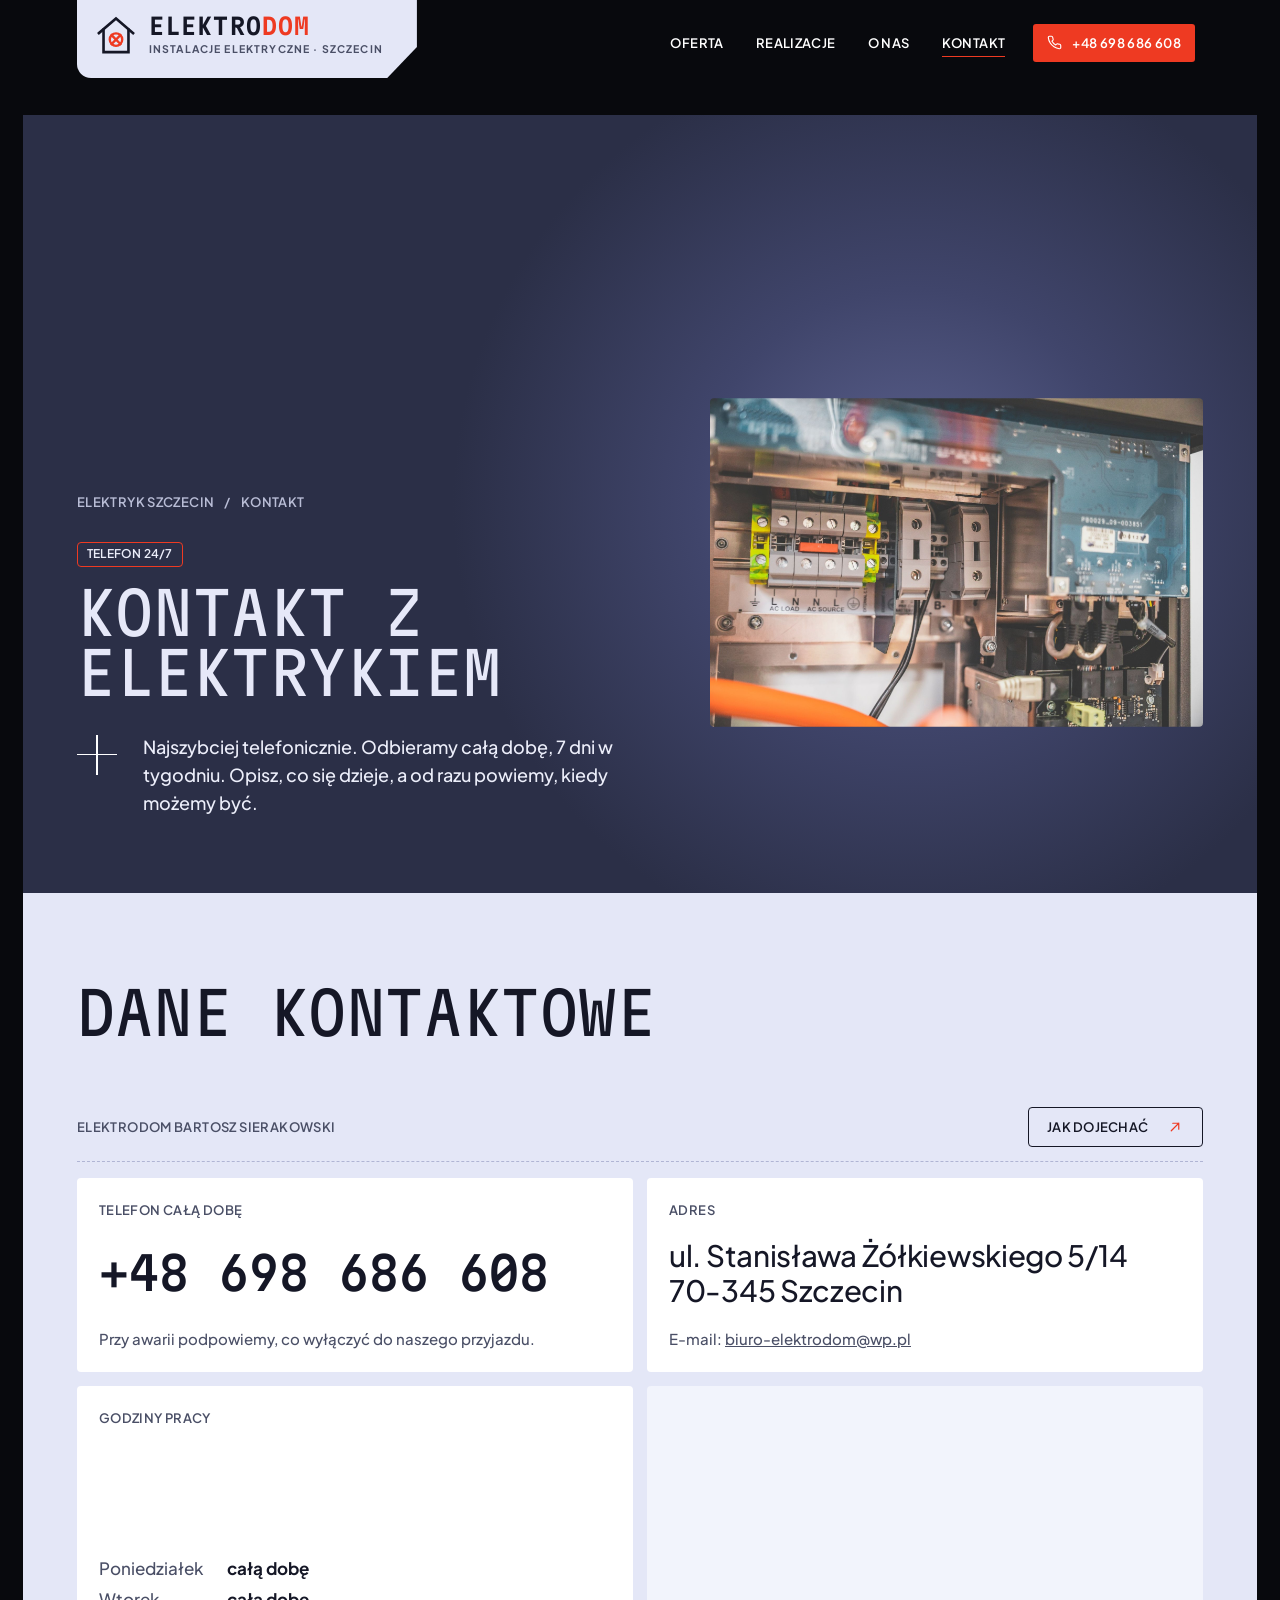
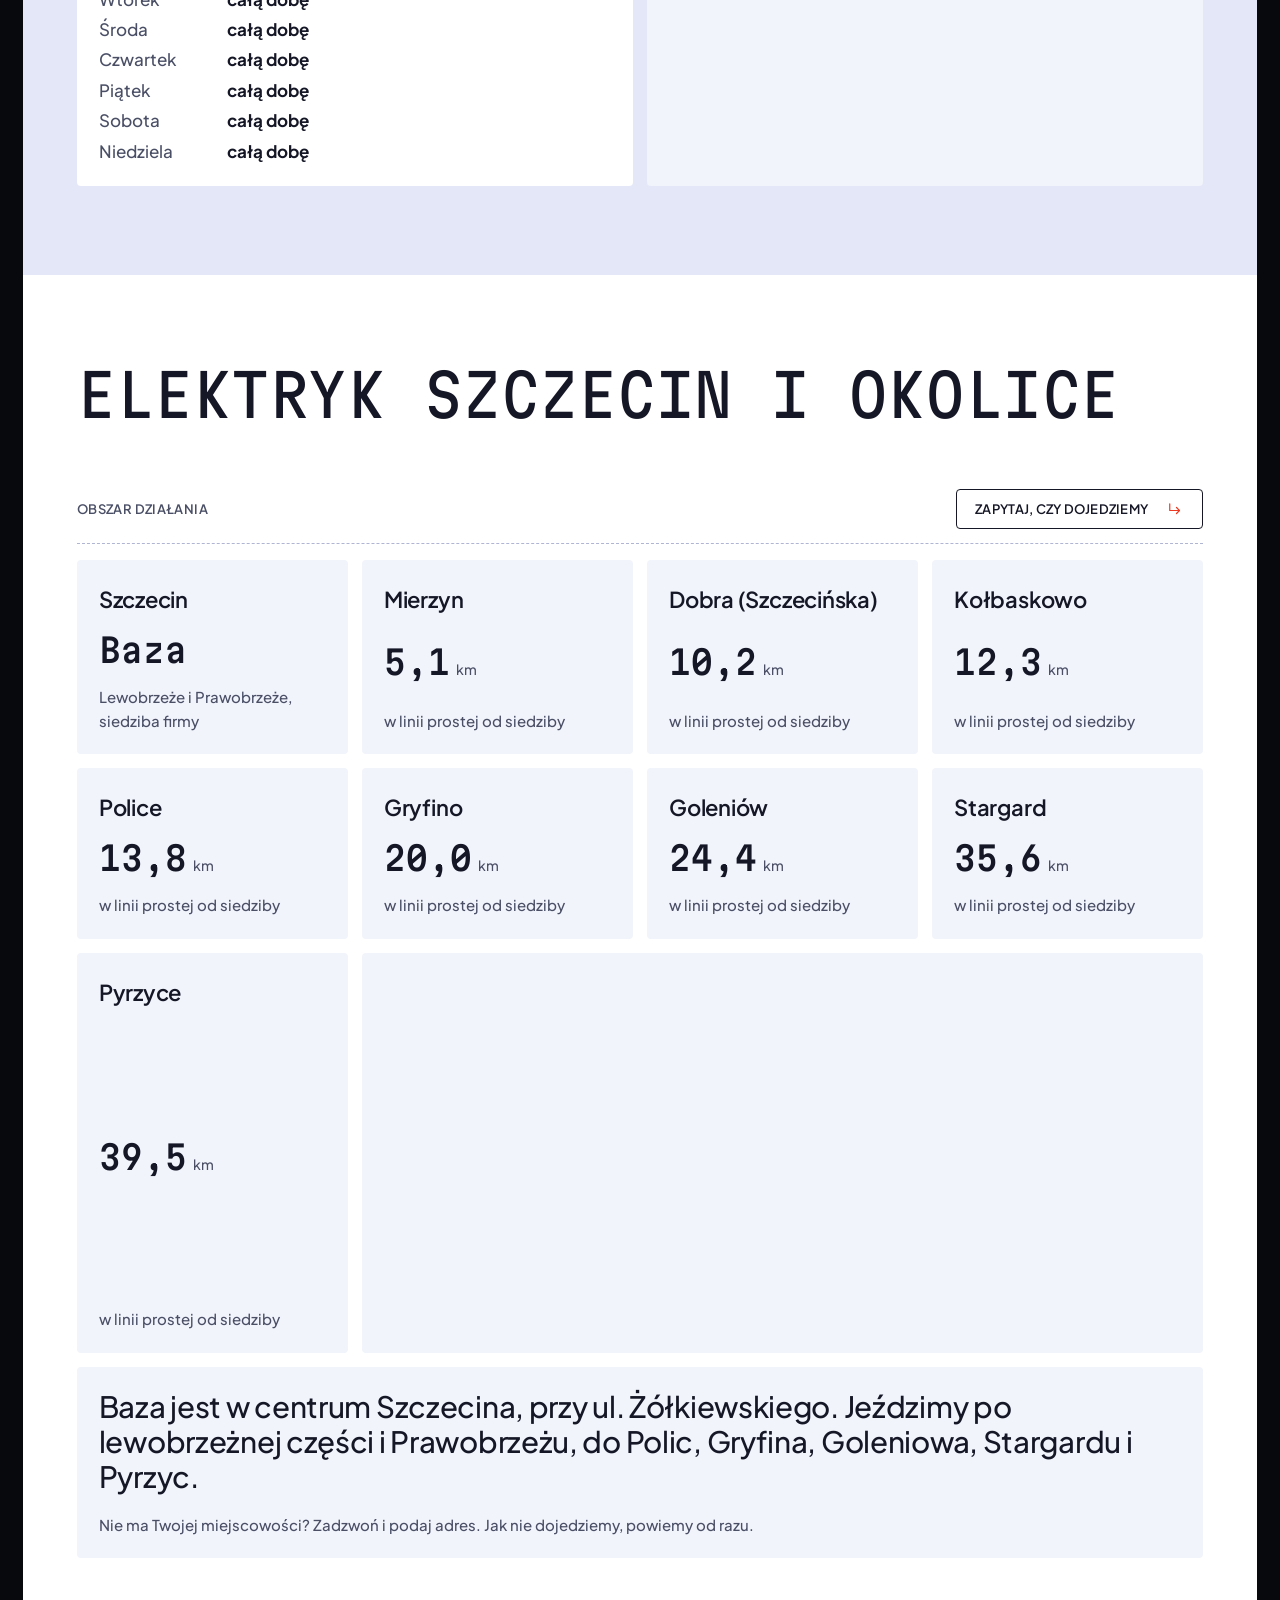
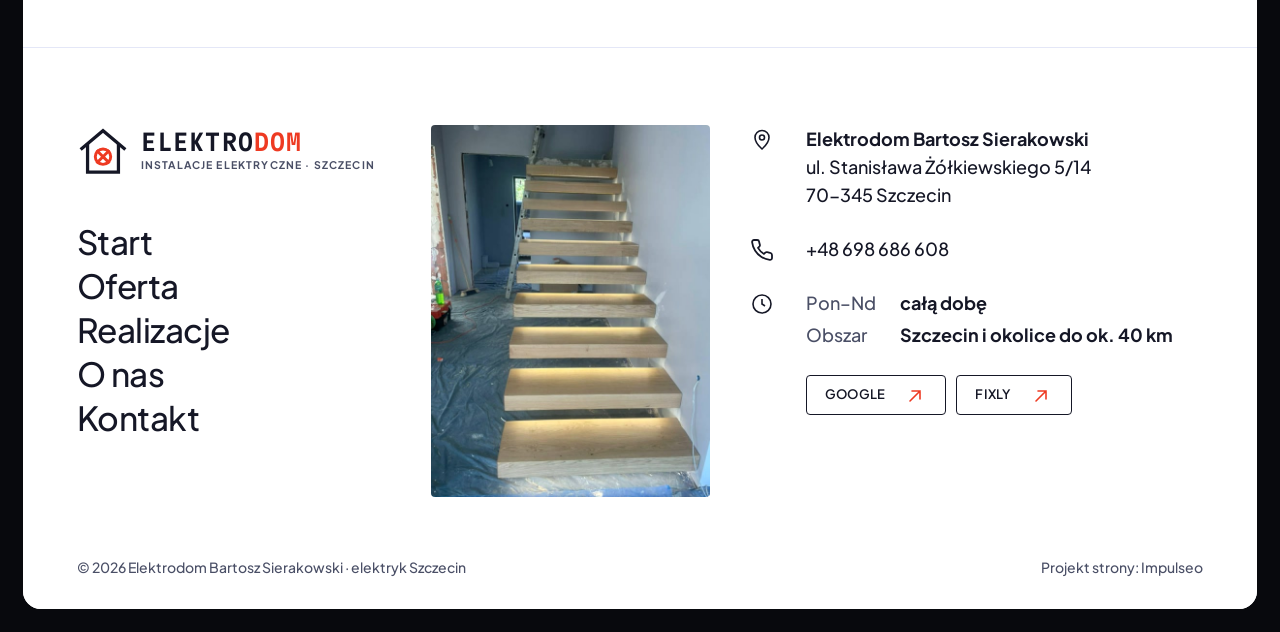
<file: kontakt.html>
<!DOCTYPE html>
<html lang="pl">
<head>
<meta charset="UTF-8">
<meta name="viewport" content="width=device-width, initial-scale=1.0">
<title>Kontakt – elektryk Szczecin, tel. 698 686 608 (24h) | Elektrodom</title>
<meta name="description" content="Elektrodom, ul. Stanisława Żółkiewskiego 5/14, 70-345 Szczecin. Telefon całą dobę: +48 698 686 608. Dojazd: Police, Gryfino, Goleniów, Stargard, Pyrzyce.">
<link rel="canonical" href="https://impulseo-pl.github.io/elektrodom/kontakt.html">
<!-- DEMO: noindex zostaje do czasu wdrożenia na domenie klienta, wtedy: index, follow -->
<meta name="robots" content="noindex, nofollow">
<meta name="theme-color" content="#2b2f47">
<meta name="geo.region" content="PL-ZP">
<meta name="geo.placename" content="Szczecin">
<meta name="geo.position" content="53.4301319;14.5360166">
<meta name="ICBM" content="53.4301319, 14.5360166">
<meta property="og:type" content="website">
<meta property="og:locale" content="pl_PL">
<meta property="og:site_name" content="Elektrodom – elektryk Szczecin">
<meta property="og:title" content="Kontakt – elektryk Szczecin, tel. 698 686 608 (24h) | Elektrodom">
<meta property="og:description" content="Elektrodom, ul. Stanisława Żółkiewskiego 5/14, 70-345 Szczecin. Telefon całą dobę: +48 698 686 608. Dojazd: Police, Gryfino, Goleniów, Stargard, Pyrzyce.">
<meta property="og:url" content="https://impulseo-pl.github.io/elektrodom/kontakt.html">
<meta property="og:image" content="https://impulseo-pl.github.io/elektrodom/img/og.jpg">
<meta property="og:image:width" content="1200">
<meta property="og:image:height" content="630">
<meta name="twitter:card" content="summary_large_image">
<link rel="icon" type="image/png" href="img/favicon.png">
<link rel="apple-touch-icon" href="img/apple-touch-icon.png">
<link rel="sitemap" type="application/xml" href="sitemap.xml">
<script type="application/ld+json">{"@context": "https://schema.org", "@graph": [{"@type": "Electrician", "@id": "https://impulseo-pl.github.io/elektrodom/#firma", "name": "Elektrodom Bartosz Sierakowski", "alternateName": "Elektrodom", "url": "https://impulseo-pl.github.io/elektrodom/", "telephone": "+48698686608", "email": "biuro-elektrodom@wp.pl", "image": ["https://impulseo-pl.github.io/elektrodom/img/og.jpg", "https://impulseo-pl.github.io/elektrodom/img/g3.jpg", "https://impulseo-pl.github.io/elektrodom/img/g16.jpg"], "logo": "https://impulseo-pl.github.io/elektrodom/img/logo.png", "description": "Elektryk w Szczecinie od 2012 roku: instalacje elektryczne, pogotowie elektryczne 24h, rozdzielnice, oświetlenie LED, automatyka, pomiary, monitoring i alarmy.", "foundingDate": "2012", "founder": {"@type": "Person", "name": "Bartosz Sierakowski"}, "address": {"@type": "PostalAddress", "streetAddress": "ul. Stanisława Żółkiewskiego 5/14", "postalCode": "70-345", "addressLocality": "Szczecin", "addressRegion": "zachodniopomorskie", "addressCountry": "PL"}, "geo": {"@type": "GeoCoordinates", "latitude": 53.4301319, "longitude": 14.5360166}, "hasMap": "https://maps.google.com/?cid=2339905175284633755", "openingHoursSpecification": [{"@type": "OpeningHoursSpecification", "dayOfWeek": ["Monday", "Tuesday", "Wednesday", "Thursday", "Friday", "Saturday", "Sunday"], "opens": "00:00", "closes": "23:59"}], "areaServed": [{"@type": "City", "name": "Szczecin"}, {"@type": "City", "name": "Mierzyn"}, {"@type": "City", "name": "Dobra"}, {"@type": "City", "name": "Kołbaskowo"}, {"@type": "City", "name": "Police"}, {"@type": "City", "name": "Gryfino"}, {"@type": "City", "name": "Goleniów"}, {"@type": "City", "name": "Stargard"}, {"@type": "City", "name": "Pyrzyce"}], "knowsAbout": ["instalacje elektryczne", "pogotowie elektryczne", "rozdzielnice elektryczne", "oświetlenie LED", "automatyka budynkowa", "pomiary elektryczne", "monitoring CCTV", "systemy alarmowe"], "memberOf": {"@type": "Organization", "name": "Zachodniopomorski Związek Przedsiębiorców i Pracodawców"}, "hasOfferCatalog": {"@type": "OfferCatalog", "name": "Usługi elektryczne – Szczecin", "itemListElement": [{"@type": "Offer", "itemOffered": {"@type": "Service", "name": "Awarie i pogotowie elektryczne", "url": "https://impulseo-pl.github.io/elektrodom/oferta.html#awarie", "areaServed": "Szczecin i okolice"}}, {"@type": "Offer", "itemOffered": {"@type": "Service", "name": "Instalacje elektryczne", "url": "https://impulseo-pl.github.io/elektrodom/oferta.html#instalacje", "areaServed": "Szczecin i okolice"}}, {"@type": "Offer", "itemOffered": {"@type": "Service", "name": "Rozdzielnice i zabezpieczenia", "url": "https://impulseo-pl.github.io/elektrodom/oferta.html#rozdzielnice", "areaServed": "Szczecin i okolice"}}, {"@type": "Offer", "itemOffered": {"@type": "Service", "name": "Oświetlenie i LED", "url": "https://impulseo-pl.github.io/elektrodom/oferta.html#oswietlenie", "areaServed": "Szczecin i okolice"}}, {"@type": "Offer", "itemOffered": {"@type": "Service", "name": "Automatyka i sterowanie", "url": "https://impulseo-pl.github.io/elektrodom/oferta.html#automatyka", "areaServed": "Szczecin i okolice"}}, {"@type": "Offer", "itemOffered": {"@type": "Service", "name": "Pomiary elektryczne i protokoły", "url": "https://impulseo-pl.github.io/elektrodom/oferta.html#pomiary", "areaServed": "Szczecin i okolice"}}, {"@type": "Offer", "itemOffered": {"@type": "Service", "name": "Monitoring, alarmy i anteny", "url": "https://impulseo-pl.github.io/elektrodom/oferta.html#monitoring", "areaServed": "Szczecin i okolice"}}]}, "sameAs": ["https://maps.google.com/?cid=2339905175284633755", "https://fixly.pl/profil/bartosz-sierakowski-byovga35x", "https://www.oferteo.pl/elektrodom-bartosz-sierakowski/firma/1865440"]}, {"@type": "WebSite", "@id": "https://impulseo-pl.github.io/elektrodom/#strona", "url": "https://impulseo-pl.github.io/elektrodom/", "name": "Elektrodom – elektryk Szczecin", "inLanguage": "pl-PL", "publisher": {"@id": "https://impulseo-pl.github.io/elektrodom/#firma"}}, {"@type": "WebPage", "@id": "https://impulseo-pl.github.io/elektrodom/kontakt.html#webpage", "url": "https://impulseo-pl.github.io/elektrodom/kontakt.html", "name": "Kontakt – elektryk Szczecin, tel. 698 686 608 (24h) | Elektrodom", "description": "Elektrodom, ul. Stanisława Żółkiewskiego 5/14, 70-345 Szczecin. Telefon całą dobę: +48 698 686 608. Dojazd: Police, Gryfino, Goleniów, Stargard, Pyrzyce.", "inLanguage": "pl-PL", "isPartOf": {"@id": "https://impulseo-pl.github.io/elektrodom/#strona"}, "about": {"@id": "https://impulseo-pl.github.io/elektrodom/#firma"}, "dateModified": "2026-11-13"}, {"@type": "BreadcrumbList", "itemListElement": [{"@type": "ListItem", "position": 1, "name": "Elektryk Szczecin", "item": "https://impulseo-pl.github.io/elektrodom/"}, {"@type": "ListItem", "position": 2, "name": "Kontakt", "item": "https://impulseo-pl.github.io/elektrodom/kontakt.html"}]}]}</script>
<script>(function(){var d=document.documentElement;d.classList.add('js');try{if(!matchMedia('(prefers-reduced-motion: reduce)').matches)d.classList.add('anim')}catch(e){}setTimeout(function(){if(!d.classList.contains('anim-ok'))d.classList.remove('anim')},3500)})();</script>
<script>(function(){try{var d=document.documentElement;if(/[?&]intro/.test(location.search)||!sessionStorage.getItem('ed_intro')){sessionStorage.setItem('ed_intro','1');if(!sessionStorage.getItem('pxnav'))d.classList.add('intro')}}catch(e){}})();</script>
<link rel="preload" as="image" href="img/g11.jpg" fetchpriority="high">
<link rel="preconnect" href="https://fonts.googleapis.com">
<link rel="preconnect" href="https://fonts.gstatic.com" crossorigin>
<link href="https://fonts.googleapis.com/css2?family=Martian+Mono:wdth,wght@87.5,400..600&amp;family=Plus+Jakarta+Sans:wght@400;500;600;700&amp;display=swap" rel="stylesheet">
<link rel="stylesheet" href="assets/styles.css?v=20261113e">
<script src="assets/lenis.min.js?v=1.1.20" defer></script>
<script src="assets/main.js?v=20261113e" defer></script>
</head>
<body>
<script>(function(){try{if(!sessionStorage.getItem('pxnav'))return;sessionStorage.removeItem('pxnav');var c=innerWidth<700?6:12,r=Math.ceil(c*innerHeight/innerWidth),g=document.createElement('div');g.className='px-cover';g.style.gridTemplateColumns='repeat('+c+',1fr)';g.style.gridTemplateRows='repeat('+r+',1fr)';for(var k=0;k<c*r;k++){var i=document.createElement('i');i.style.transitionDelay=(Math.random()*.32).toFixed(3)+'s';g.appendChild(i)}document.body.appendChild(g)}catch(e){}})();</script>
<div class="loader" aria-hidden="true"><div class="ld-cells"></div><div class="ld-in"><span class="logo"><svg class="syg" viewBox="0 0 64 64" fill="none" stroke-linecap="square" aria-hidden="true"><path class="s-roof" pathLength="1" d="M6 29L32 7l26 22" stroke="currentColor" stroke-width="4"/><path class="s-wall" pathLength="1" d="M13 24v34h38V24" stroke="currentColor" stroke-width="4"/><circle class="s-lamp" pathLength="1" cx="32" cy="39" r="9.5" stroke="#ee3a22" stroke-width="3.6"/><path class="s-x" pathLength="1" d="M25.3 32.3l13.4 13.4M38.7 32.3L25.3 45.7" stroke="#ee3a22" stroke-width="3.6"/></svg><span class="wm"><b><i style="--i:0">E</i><i style="--i:1">L</i><i style="--i:2">E</i><i style="--i:3">K</i><i style="--i:4">T</i><i style="--i:5">R</i><i style="--i:6">O</i><i class="r" style="--i:7">D</i><i class="r" style="--i:8">O</i><i class="r" style="--i:9">M</i></b><small>Elektryk · Szczecin · od 2012</small></span></span><span class="ld-bar"><i></i></span></div></div>
<script>(function(){var d=document.documentElement;if(!d.classList.contains('intro'))return;var g=document.querySelector('.ld-cells'),c=innerWidth<700?6:12,r=Math.ceil(c*innerHeight/innerWidth);g.style.gridTemplateColumns='repeat('+c+',1fr)';g.style.gridTemplateRows='repeat('+r+',1fr)';for(var k=0;k<c*r;k++){var i=document.createElement('i');i.style.transitionDelay=(Math.random()*.35).toFixed(3)+'s';g.appendChild(i)}})();</script>
<a class="skip" href="#tresc">Przejdź do treści</a>
<header class="top"><div class="top-in">
<a class="chip" href="index.html" aria-label="Elektrodom – elektryk Szczecin, strona główna"><span class="logo"><svg class="syg" viewBox="0 0 64 64" fill="none" stroke-linecap="square" aria-hidden="true"><path class="s-roof" pathLength="1" d="M6 29L32 7l26 22" stroke="currentColor" stroke-width="4"/><path class="s-wall" pathLength="1" d="M13 24v34h38V24" stroke="currentColor" stroke-width="4"/><circle class="s-lamp" pathLength="1" cx="32" cy="39" r="9.5" stroke="#ee3a22" stroke-width="3.6"/><path class="s-x" pathLength="1" d="M25.3 32.3l13.4 13.4M38.7 32.3L25.3 45.7" stroke="#ee3a22" stroke-width="3.6"/></svg><span class="wm"><b><i style="--i:0">E</i><i style="--i:1">L</i><i style="--i:2">E</i><i style="--i:3">K</i><i style="--i:4">T</i><i style="--i:5">R</i><i style="--i:6">O</i><i class="r" style="--i:7">D</i><i class="r" style="--i:8">O</i><i class="r" style="--i:9">M</i></b><small>Instalacje elektryczne · Szczecin</small></span></span></a>
<nav class="bar" aria-label="Menu główne"><a href="oferta.html">Oferta</a><a href="realizacje.html">Realizacje</a><a href="o-nas.html">O nas</a><a href="kontakt.html" aria-current=page>Kontakt</a><a class="call-l" href="tel:+48698686608"><svg viewBox="0 0 24 24" fill="none" stroke="currentColor" stroke-width="1.8" stroke-linecap="round" stroke-linejoin="round"><path d="M22 16.9v3a2 2 0 0 1-2.2 2 19.8 19.8 0 0 1-8.6-3.1 19.5 19.5 0 0 1-6-6A19.8 19.8 0 0 1 2.1 4.2 2 2 0 0 1 4.1 2h3a2 2 0 0 1 2 1.7c.1 1 .4 1.9.7 2.8a2 2 0 0 1-.5 2.1L8 9.9a16 16 0 0 0 6 6l1.3-1.3a2 2 0 0 1 2.1-.4c.9.3 1.8.6 2.8.7a2 2 0 0 1 1.7 2z"/></svg>+48 698 686 608</a></nav>
<button class="burger" data-menu aria-label="Otwórz menu"><span></span><span></span></button>
</div></header>
<div class="menu" aria-label="Menu"><button class="menu-x" data-menu aria-label="Zamknij menu">×</button><a href="index.html">Start</a><a href="oferta.html">Oferta</a><a href="realizacje.html">Realizacje</a><a href="o-nas.html">O nas</a><a href="kontakt.html">Kontakt</a><a class="btn btn-fill" href="tel:+48698686608">Zadzwoń: +48 698 686 608 <svg class="ar" viewBox="0 0 24 24" fill="none" stroke="currentColor" stroke-width="1.6" stroke-linecap="round" stroke-linejoin="round"><path d="M5 5v9h13M14 10l4 4-4 4"/></svg></a></div>
<div class="frame">
<main id="tresc">
<section class="phero dark glow"><div class="wrap">
<div class="phero-l"><nav class="crumbs" aria-label="Okruszki"><a href="index.html">Elektryk Szczecin</a><span>/</span><span aria-current="page">Kontakt</span></nav>
<span class="tag">Telefon 24/7</span><h1 class="mono d2">Kontakt z elektrykiem</h1>
<div class="hero-p"><span class="cross"></span><p>Najszybciej telefonicznie. Odbieramy całą dobę, 7 dni w tygodniu. Opisz, co się dzieje, a od razu powiemy, kiedy możemy być.</p></div></div>
<div class="phero-r"><div class="pix "><img src="img/g11.jpg" alt="Elektryk przy pracy – kontakt Elektrodom Szczecin" width="1880" height="1253" decoding="async"></div></div>
</div></section>
<section class="grid-sec" aria-labelledby="dane"><div class="wrap">
<h2 id="dane" class="mono d2 g-title rv">Dane kontaktowe</h2>
<div class="g-head"><span class="label">Elektrodom Bartosz Sierakowski</span><a class="btn" href="https://maps.google.com/?cid=2339905175284633755" target="_blank" rel="noopener">Jak dojechać <svg class="ar" viewBox="0 0 24 24" fill="none" stroke="currentColor" stroke-width="1.6" stroke-linecap="round"><path d="M7 17L17 7M9 7h8v8"/></svg></a></div><hr class="dash">
<div class="cells c4">
<div class="cell span2 white rv"><span class="label">Telefon całą dobę</span><a class="c-big" href="tel:+48698686608">+48 698 686 608</a><span class="sub">Przy awarii podpowiemy, co wyłączyć do naszego przyjazdu.</span></div>
<div class="cell span2 white rv rv-1"><span class="label">Adres</span><address class="t-l" style="font-style:normal">ul. Stanisława Żółkiewskiego 5/14<br>70-345 Szczecin</address><span class="sub">E-mail: <a href="mailto:biuro-elektrodom@wp.pl">biuro-elektrodom@wp.pl</a></span></div>
<div class="cell span2 white rv"><span class="label">Godziny pracy</span><div class="hours-t" style="font-size:17px"><span>Poniedziałek</span><b>całą dobę</b><span>Wtorek</span><b>całą dobę</b><span>Środa</span><b>całą dobę</b><span>Czwartek</span><b>całą dobę</b><span>Piątek</span><b>całą dobę</b><span>Sobota</span><b>całą dobę</b><span>Niedziela</span><b>całą dobę</b></div></div>
<div class="cell span2 map-cell rv rv-1"><iframe title="Mapa: Elektrodom, ul. Żółkiewskiego 5/14, Szczecin" loading="lazy" src="https://www.openstreetmap.org/export/embed.html?bbox=14.505%2C53.418%2C14.567%2C53.442&amp;layer=mapnik&amp;marker=53.4301319%2C14.5360166"></iframe></div>
</div></div></section>
<section class="grid-sec wb" aria-labelledby="obszar"><div class="wrap">
<h2 id="obszar" class="mono d2 g-title rv">Elektryk Szczecin i okolice</h2>
<div class="g-head"><span class="label">Obszar działania</span><a class="btn" href="tel:+48698686608">Zapytaj, czy dojedziemy <svg class="ar" viewBox="0 0 24 24" fill="none" stroke="currentColor" stroke-width="1.6" stroke-linecap="round" stroke-linejoin="round"><path d="M5 5v9h13M14 10l4 4-4 4"/></svg></a></div><hr class="dash">
<div class="cells c4">
<div class="cell town rv"><b>Szczecin</b><span class="km">Baza</span><span class="sub">Lewobrzeże i Prawobrzeże, siedziba firmy</span></div><div class="cell town rv"><b>Mierzyn</b><span class="km">5,1<small>km</small></span><span class="sub">w linii prostej od siedziby</span></div><div class="cell town rv"><b>Dobra (Szczecińska)</b><span class="km">10,2<small>km</small></span><span class="sub">w linii prostej od siedziby</span></div><div class="cell town rv"><b>Kołbaskowo</b><span class="km">12,3<small>km</small></span><span class="sub">w linii prostej od siedziby</span></div><div class="cell town rv"><b>Police</b><span class="km">13,8<small>km</small></span><span class="sub">w linii prostej od siedziby</span></div><div class="cell town rv"><b>Gryfino</b><span class="km">20,0<small>km</small></span><span class="sub">w linii prostej od siedziby</span></div><div class="cell town rv"><b>Goleniów</b><span class="km">24,4<small>km</small></span><span class="sub">w linii prostej od siedziby</span></div><div class="cell town rv"><b>Stargard</b><span class="km">35,6<small>km</small></span><span class="sub">w linii prostej od siedziby</span></div><div class="cell town rv"><b>Pyrzyce</b><span class="km">39,5<small>km</small></span><span class="sub">w linii prostej od siedziby</span></div>
<div class="cell span3 map-cell rv"><iframe title="Mapa: Elektrodom, ul. Żółkiewskiego 5/14, Szczecin" loading="lazy" src="https://www.openstreetmap.org/export/embed.html?bbox=14.30%2C53.12%2C15.10%2C53.60&amp;layer=mapnik&amp;marker=53.4301319%2C14.5360166"></iframe></div>
<div class="cell span4 rv"><p class="t-l" style="margin:0">Baza jest w centrum Szczecina, przy ul. Żółkiewskiego. Jeździmy po lewobrzeżnej części i Prawobrzeżu, do Polic, Gryfina, Goleniowa, Stargardu i Pyrzyc.</p><span class="sub">Nie ma Twojej miejscowości? Zadzwoń i podaj adres. Jak nie dojedziemy, powiemy od razu.</span></div>
</div></div></section>
</main>
<footer class="foot"><div class="wrap foot-grid">
<nav class="foot-nav" aria-label="Strony"><a href="index.html" class="foot-logo" aria-label="Elektrodom"><span class="logo"><svg class="syg" viewBox="0 0 64 64" fill="none" stroke-linecap="square" aria-hidden="true"><path class="s-roof" pathLength="1" d="M6 29L32 7l26 22" stroke="currentColor" stroke-width="4"/><path class="s-wall" pathLength="1" d="M13 24v34h38V24" stroke="currentColor" stroke-width="4"/><circle class="s-lamp" pathLength="1" cx="32" cy="39" r="9.5" stroke="#ee3a22" stroke-width="3.6"/><path class="s-x" pathLength="1" d="M25.3 32.3l13.4 13.4M38.7 32.3L25.3 45.7" stroke="#ee3a22" stroke-width="3.6"/></svg><span class="wm"><b><i style="--i:0">E</i><i style="--i:1">L</i><i style="--i:2">E</i><i style="--i:3">K</i><i style="--i:4">T</i><i style="--i:5">R</i><i style="--i:6">O</i><i class="r" style="--i:7">D</i><i class="r" style="--i:8">O</i><i class="r" style="--i:9">M</i></b><small>Instalacje elektryczne · Szczecin</small></span></span></a><a href="index.html">Start</a><a href="oferta.html">Oferta</a><a href="realizacje.html">Realizacje</a><a href="o-nas.html">O nas</a><a href="kontakt.html">Kontakt</a></nav>
<div class="foot-img"><img src="img/g13.jpg" alt="Schody z podświetleniem LED – realizacja Elektrodom Szczecin" width="576" height="776" loading="lazy"></div>
<div class="foot-info">
<div class="foot-row"><svg viewBox="0 0 24 24" fill="none" stroke="currentColor" stroke-width="1.6"><path d="M12 21s-7-6.2-7-11.5A7 7 0 0 1 19 9.5C19 14.8 12 21 12 21z"/><circle cx="12" cy="9.5" r="2.5"/></svg><address><b>Elektrodom Bartosz Sierakowski</b><br>ul. Stanisława Żółkiewskiego 5/14<br>70-345 Szczecin</address></div>
<div class="foot-row"><svg viewBox="0 0 24 24" fill="none" stroke="currentColor" stroke-width="1.8" stroke-linecap="round" stroke-linejoin="round"><path d="M22 16.9v3a2 2 0 0 1-2.2 2 19.8 19.8 0 0 1-8.6-3.1 19.5 19.5 0 0 1-6-6A19.8 19.8 0 0 1 2.1 4.2 2 2 0 0 1 4.1 2h3a2 2 0 0 1 2 1.7c.1 1 .4 1.9.7 2.8a2 2 0 0 1-.5 2.1L8 9.9a16 16 0 0 0 6 6l1.3-1.3a2 2 0 0 1 2.1-.4c.9.3 1.8.6 2.8.7a2 2 0 0 1 1.7 2z"/></svg><a href="tel:+48698686608">+48 698 686 608</a></div>
<div class="foot-row"><svg viewBox="0 0 24 24" fill="none" stroke="currentColor" stroke-width="1.6"><circle cx="12" cy="12" r="9"/><path d="M12 7v5l3 2"/></svg><div class="hours-t"><span>Pon–Nd</span><b>całą dobę</b><span>Obszar</span><b>Szczecin i okolice do ok. 40 km</b></div></div>
<div class="foot-row"><span></span><div style="display:flex;gap:10px;flex-wrap:wrap"><a class="btn" style="min-height:40px;font-size:13px" href="https://maps.google.com/?cid=2339905175284633755" target="_blank" rel="noopener">Google <svg class="ar" viewBox="0 0 24 24" fill="none" stroke="currentColor" stroke-width="1.6" stroke-linecap="round"><path d="M7 17L17 7M9 7h8v8"/></svg></a><a class="btn" style="min-height:40px;font-size:13px" href="https://fixly.pl/profil/bartosz-sierakowski-byovga35x" target="_blank" rel="noopener">Fixly <svg class="ar" viewBox="0 0 24 24" fill="none" stroke="currentColor" stroke-width="1.6" stroke-linecap="round"><path d="M7 17L17 7M9 7h8v8"/></svg></a></div></div>
</div>
</div>
<div class="wrap foot-bot"><span>© 2026 Elektrodom Bartosz Sierakowski · elektryk Szczecin</span><span>Projekt strony: <a href="https://impulseo.pl" target="_blank" rel="noopener">Impulseo</a></span></div>
</footer>
</div>
<a class="btn btn-fill fab" href="tel:+48698686608">Zadzwoń: +48 698 686 608 <svg class="ar" viewBox="0 0 24 24" fill="none" stroke="currentColor" stroke-width="1.6" stroke-linecap="round" stroke-linejoin="round"><path d="M5 5v9h13M14 10l4 4-4 4"/></svg></a>
<div class="lb" role="dialog" aria-label="Powiększenie zdjęcia"><button aria-label="Zamknij">×</button><img alt=""></div>
</body>
</html>
</file>
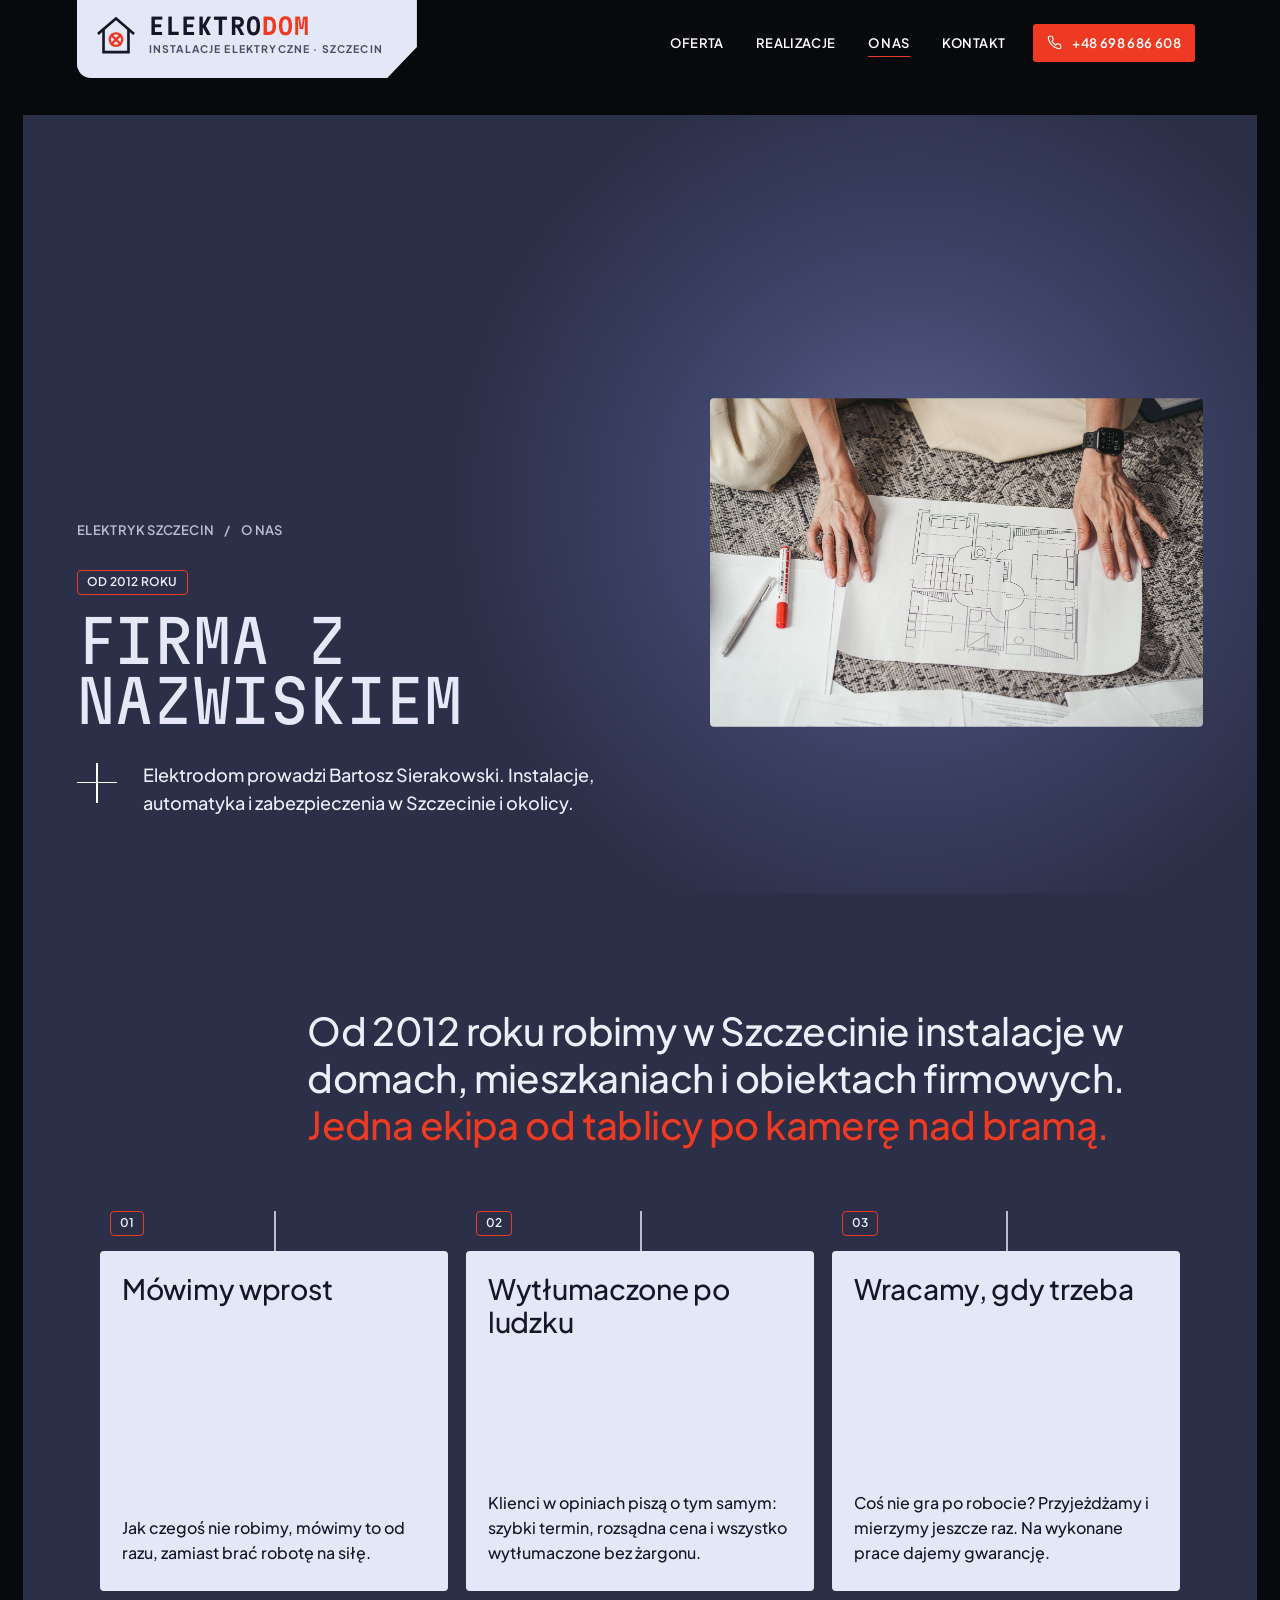
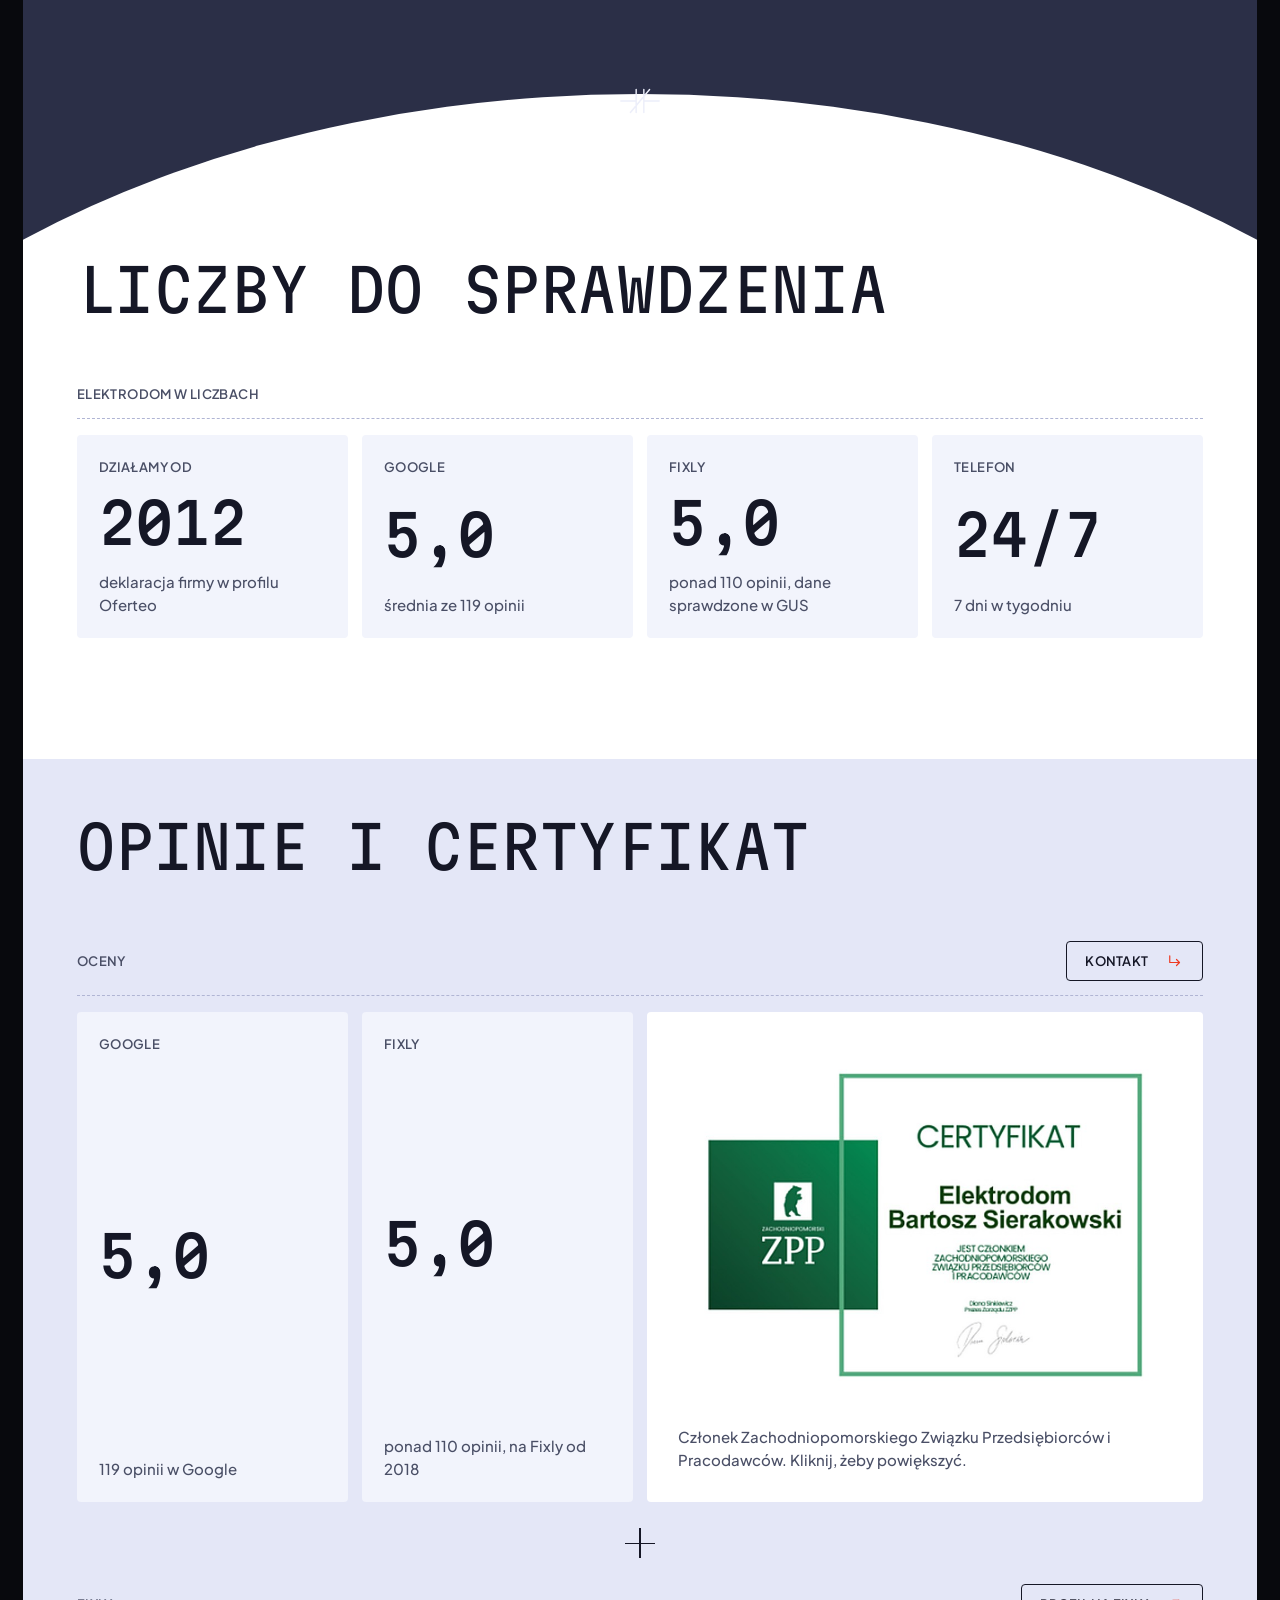
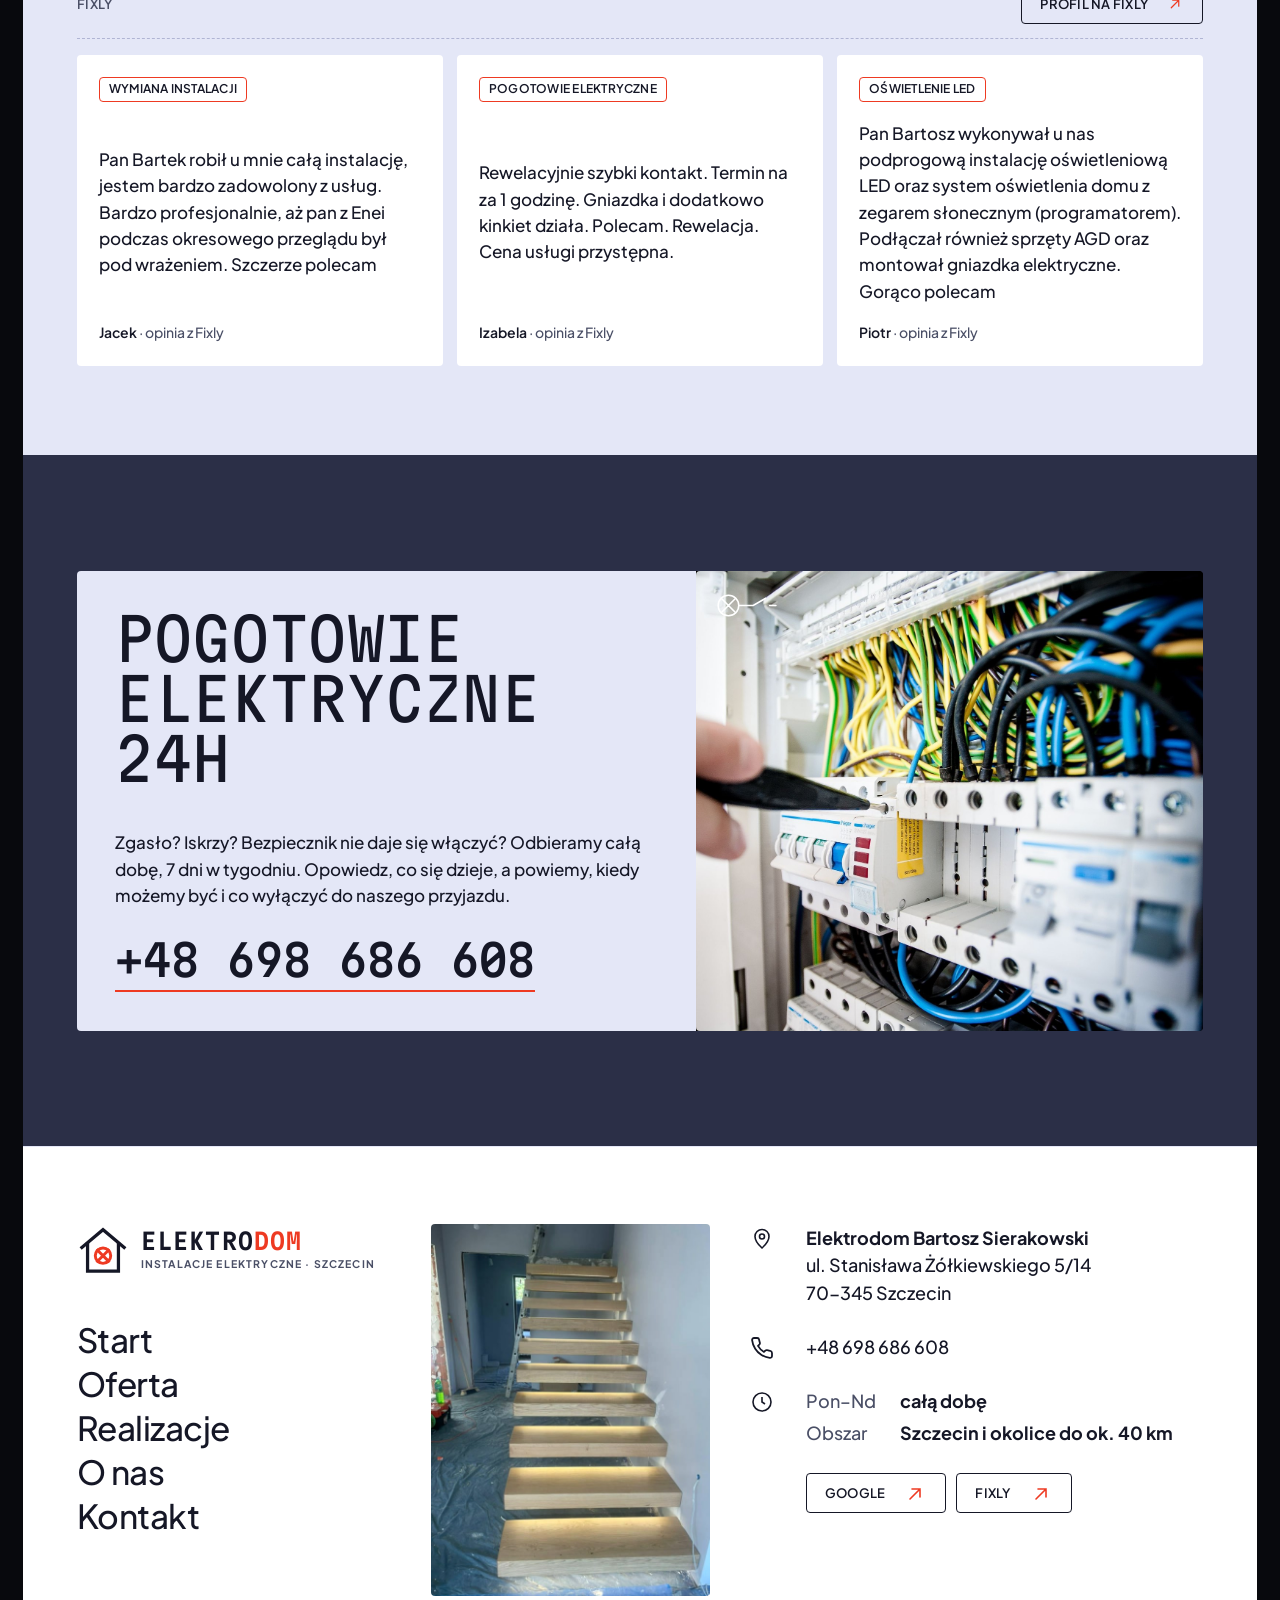
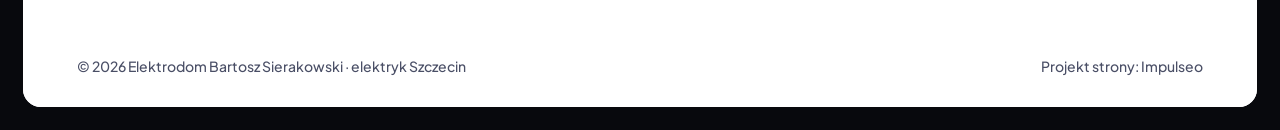
<file: o-nas.html>
<!DOCTYPE html>
<html lang="pl">
<head>
<meta charset="UTF-8">
<meta name="viewport" content="width=device-width, initial-scale=1.0">
<title>O nas – Elektrodom, elektryk w Szczecinie od 2012 roku</title>
<meta name="description" content="Elektrodom prowadzi Bartosz Sierakowski – elektryk w Szczecinie od 2012 roku, członek ZPP. Średnia 5,0 w Google (119 opinii) i na Fixly.">
<link rel="canonical" href="https://impulseo-pl.github.io/elektrodom/o-nas.html">
<!-- DEMO: noindex zostaje do czasu wdrożenia na domenie klienta, wtedy: index, follow -->
<meta name="robots" content="noindex, nofollow">
<meta name="theme-color" content="#2b2f47">
<meta name="geo.region" content="PL-ZP">
<meta name="geo.placename" content="Szczecin">
<meta name="geo.position" content="53.4301319;14.5360166">
<meta name="ICBM" content="53.4301319, 14.5360166">
<meta property="og:type" content="website">
<meta property="og:locale" content="pl_PL">
<meta property="og:site_name" content="Elektrodom – elektryk Szczecin">
<meta property="og:title" content="O nas – Elektrodom, elektryk w Szczecinie od 2012 roku">
<meta property="og:description" content="Elektrodom prowadzi Bartosz Sierakowski – elektryk w Szczecinie od 2012 roku, członek ZPP. Średnia 5,0 w Google (119 opinii) i na Fixly.">
<meta property="og:url" content="https://impulseo-pl.github.io/elektrodom/o-nas.html">
<meta property="og:image" content="https://impulseo-pl.github.io/elektrodom/img/og.jpg">
<meta property="og:image:width" content="1200">
<meta property="og:image:height" content="630">
<meta name="twitter:card" content="summary_large_image">
<link rel="icon" type="image/png" href="img/favicon.png">
<link rel="apple-touch-icon" href="img/apple-touch-icon.png">
<link rel="sitemap" type="application/xml" href="sitemap.xml">
<script type="application/ld+json">{"@context": "https://schema.org", "@graph": [{"@type": "Electrician", "@id": "https://impulseo-pl.github.io/elektrodom/#firma", "name": "Elektrodom Bartosz Sierakowski", "alternateName": "Elektrodom", "url": "https://impulseo-pl.github.io/elektrodom/", "telephone": "+48698686608", "email": "biuro-elektrodom@wp.pl", "image": ["https://impulseo-pl.github.io/elektrodom/img/og.jpg", "https://impulseo-pl.github.io/elektrodom/img/g3.jpg", "https://impulseo-pl.github.io/elektrodom/img/g16.jpg"], "logo": "https://impulseo-pl.github.io/elektrodom/img/logo.png", "description": "Elektryk w Szczecinie od 2012 roku: instalacje elektryczne, pogotowie elektryczne 24h, rozdzielnice, oświetlenie LED, automatyka, pomiary, monitoring i alarmy.", "foundingDate": "2012", "founder": {"@type": "Person", "name": "Bartosz Sierakowski"}, "address": {"@type": "PostalAddress", "streetAddress": "ul. Stanisława Żółkiewskiego 5/14", "postalCode": "70-345", "addressLocality": "Szczecin", "addressRegion": "zachodniopomorskie", "addressCountry": "PL"}, "geo": {"@type": "GeoCoordinates", "latitude": 53.4301319, "longitude": 14.5360166}, "hasMap": "https://maps.google.com/?cid=2339905175284633755", "openingHoursSpecification": [{"@type": "OpeningHoursSpecification", "dayOfWeek": ["Monday", "Tuesday", "Wednesday", "Thursday", "Friday", "Saturday", "Sunday"], "opens": "00:00", "closes": "23:59"}], "areaServed": [{"@type": "City", "name": "Szczecin"}, {"@type": "City", "name": "Mierzyn"}, {"@type": "City", "name": "Dobra"}, {"@type": "City", "name": "Kołbaskowo"}, {"@type": "City", "name": "Police"}, {"@type": "City", "name": "Gryfino"}, {"@type": "City", "name": "Goleniów"}, {"@type": "City", "name": "Stargard"}, {"@type": "City", "name": "Pyrzyce"}], "knowsAbout": ["instalacje elektryczne", "pogotowie elektryczne", "rozdzielnice elektryczne", "oświetlenie LED", "automatyka budynkowa", "pomiary elektryczne", "monitoring CCTV", "systemy alarmowe"], "memberOf": {"@type": "Organization", "name": "Zachodniopomorski Związek Przedsiębiorców i Pracodawców"}, "hasOfferCatalog": {"@type": "OfferCatalog", "name": "Usługi elektryczne – Szczecin", "itemListElement": [{"@type": "Offer", "itemOffered": {"@type": "Service", "name": "Awarie i pogotowie elektryczne", "url": "https://impulseo-pl.github.io/elektrodom/oferta.html#awarie", "areaServed": "Szczecin i okolice"}}, {"@type": "Offer", "itemOffered": {"@type": "Service", "name": "Instalacje elektryczne", "url": "https://impulseo-pl.github.io/elektrodom/oferta.html#instalacje", "areaServed": "Szczecin i okolice"}}, {"@type": "Offer", "itemOffered": {"@type": "Service", "name": "Rozdzielnice i zabezpieczenia", "url": "https://impulseo-pl.github.io/elektrodom/oferta.html#rozdzielnice", "areaServed": "Szczecin i okolice"}}, {"@type": "Offer", "itemOffered": {"@type": "Service", "name": "Oświetlenie i LED", "url": "https://impulseo-pl.github.io/elektrodom/oferta.html#oswietlenie", "areaServed": "Szczecin i okolice"}}, {"@type": "Offer", "itemOffered": {"@type": "Service", "name": "Automatyka i sterowanie", "url": "https://impulseo-pl.github.io/elektrodom/oferta.html#automatyka", "areaServed": "Szczecin i okolice"}}, {"@type": "Offer", "itemOffered": {"@type": "Service", "name": "Pomiary elektryczne i protokoły", "url": "https://impulseo-pl.github.io/elektrodom/oferta.html#pomiary", "areaServed": "Szczecin i okolice"}}, {"@type": "Offer", "itemOffered": {"@type": "Service", "name": "Monitoring, alarmy i anteny", "url": "https://impulseo-pl.github.io/elektrodom/oferta.html#monitoring", "areaServed": "Szczecin i okolice"}}]}, "sameAs": ["https://maps.google.com/?cid=2339905175284633755", "https://fixly.pl/profil/bartosz-sierakowski-byovga35x", "https://www.oferteo.pl/elektrodom-bartosz-sierakowski/firma/1865440"]}, {"@type": "WebSite", "@id": "https://impulseo-pl.github.io/elektrodom/#strona", "url": "https://impulseo-pl.github.io/elektrodom/", "name": "Elektrodom – elektryk Szczecin", "inLanguage": "pl-PL", "publisher": {"@id": "https://impulseo-pl.github.io/elektrodom/#firma"}}, {"@type": "WebPage", "@id": "https://impulseo-pl.github.io/elektrodom/o-nas.html#webpage", "url": "https://impulseo-pl.github.io/elektrodom/o-nas.html", "name": "O nas – Elektrodom, elektryk w Szczecinie od 2012 roku", "description": "Elektrodom prowadzi Bartosz Sierakowski – elektryk w Szczecinie od 2012 roku, członek ZPP. Średnia 5,0 w Google (119 opinii) i na Fixly.", "inLanguage": "pl-PL", "isPartOf": {"@id": "https://impulseo-pl.github.io/elektrodom/#strona"}, "about": {"@id": "https://impulseo-pl.github.io/elektrodom/#firma"}, "dateModified": "2026-11-13"}, {"@type": "BreadcrumbList", "itemListElement": [{"@type": "ListItem", "position": 1, "name": "Elektryk Szczecin", "item": "https://impulseo-pl.github.io/elektrodom/"}, {"@type": "ListItem", "position": 2, "name": "O nas", "item": "https://impulseo-pl.github.io/elektrodom/o-nas.html"}]}]}</script>
<script>(function(){var d=document.documentElement;d.classList.add('js');try{if(!matchMedia('(prefers-reduced-motion: reduce)').matches)d.classList.add('anim')}catch(e){}setTimeout(function(){if(!d.classList.contains('anim-ok'))d.classList.remove('anim')},3500)})();</script>
<script>(function(){try{var d=document.documentElement;if(/[?&]intro/.test(location.search)||!sessionStorage.getItem('ed_intro')){sessionStorage.setItem('ed_intro','1');if(!sessionStorage.getItem('pxnav'))d.classList.add('intro')}}catch(e){}})();</script>
<link rel="preload" as="image" href="img/g10.jpg" fetchpriority="high">
<link rel="preconnect" href="https://fonts.googleapis.com">
<link rel="preconnect" href="https://fonts.gstatic.com" crossorigin>
<link href="https://fonts.googleapis.com/css2?family=Martian+Mono:wdth,wght@87.5,400..600&amp;family=Plus+Jakarta+Sans:wght@400;500;600;700&amp;display=swap" rel="stylesheet">
<link rel="stylesheet" href="assets/styles.css?v=20261113e">
<script src="assets/lenis.min.js?v=1.1.20" defer></script>
<script src="assets/main.js?v=20261113e" defer></script>
</head>
<body>
<script>(function(){try{if(!sessionStorage.getItem('pxnav'))return;sessionStorage.removeItem('pxnav');var c=innerWidth<700?6:12,r=Math.ceil(c*innerHeight/innerWidth),g=document.createElement('div');g.className='px-cover';g.style.gridTemplateColumns='repeat('+c+',1fr)';g.style.gridTemplateRows='repeat('+r+',1fr)';for(var k=0;k<c*r;k++){var i=document.createElement('i');i.style.transitionDelay=(Math.random()*.32).toFixed(3)+'s';g.appendChild(i)}document.body.appendChild(g)}catch(e){}})();</script>
<div class="loader" aria-hidden="true"><div class="ld-cells"></div><div class="ld-in"><span class="logo"><svg class="syg" viewBox="0 0 64 64" fill="none" stroke-linecap="square" aria-hidden="true"><path class="s-roof" pathLength="1" d="M6 29L32 7l26 22" stroke="currentColor" stroke-width="4"/><path class="s-wall" pathLength="1" d="M13 24v34h38V24" stroke="currentColor" stroke-width="4"/><circle class="s-lamp" pathLength="1" cx="32" cy="39" r="9.5" stroke="#ee3a22" stroke-width="3.6"/><path class="s-x" pathLength="1" d="M25.3 32.3l13.4 13.4M38.7 32.3L25.3 45.7" stroke="#ee3a22" stroke-width="3.6"/></svg><span class="wm"><b><i style="--i:0">E</i><i style="--i:1">L</i><i style="--i:2">E</i><i style="--i:3">K</i><i style="--i:4">T</i><i style="--i:5">R</i><i style="--i:6">O</i><i class="r" style="--i:7">D</i><i class="r" style="--i:8">O</i><i class="r" style="--i:9">M</i></b><small>Elektryk · Szczecin · od 2012</small></span></span><span class="ld-bar"><i></i></span></div></div>
<script>(function(){var d=document.documentElement;if(!d.classList.contains('intro'))return;var g=document.querySelector('.ld-cells'),c=innerWidth<700?6:12,r=Math.ceil(c*innerHeight/innerWidth);g.style.gridTemplateColumns='repeat('+c+',1fr)';g.style.gridTemplateRows='repeat('+r+',1fr)';for(var k=0;k<c*r;k++){var i=document.createElement('i');i.style.transitionDelay=(Math.random()*.35).toFixed(3)+'s';g.appendChild(i)}})();</script>
<a class="skip" href="#tresc">Przejdź do treści</a>
<header class="top"><div class="top-in">
<a class="chip" href="index.html" aria-label="Elektrodom – elektryk Szczecin, strona główna"><span class="logo"><svg class="syg" viewBox="0 0 64 64" fill="none" stroke-linecap="square" aria-hidden="true"><path class="s-roof" pathLength="1" d="M6 29L32 7l26 22" stroke="currentColor" stroke-width="4"/><path class="s-wall" pathLength="1" d="M13 24v34h38V24" stroke="currentColor" stroke-width="4"/><circle class="s-lamp" pathLength="1" cx="32" cy="39" r="9.5" stroke="#ee3a22" stroke-width="3.6"/><path class="s-x" pathLength="1" d="M25.3 32.3l13.4 13.4M38.7 32.3L25.3 45.7" stroke="#ee3a22" stroke-width="3.6"/></svg><span class="wm"><b><i style="--i:0">E</i><i style="--i:1">L</i><i style="--i:2">E</i><i style="--i:3">K</i><i style="--i:4">T</i><i style="--i:5">R</i><i style="--i:6">O</i><i class="r" style="--i:7">D</i><i class="r" style="--i:8">O</i><i class="r" style="--i:9">M</i></b><small>Instalacje elektryczne · Szczecin</small></span></span></a>
<nav class="bar" aria-label="Menu główne"><a href="oferta.html">Oferta</a><a href="realizacje.html">Realizacje</a><a href="o-nas.html" aria-current=page>O nas</a><a href="kontakt.html">Kontakt</a><a class="call-l" href="tel:+48698686608"><svg viewBox="0 0 24 24" fill="none" stroke="currentColor" stroke-width="1.8" stroke-linecap="round" stroke-linejoin="round"><path d="M22 16.9v3a2 2 0 0 1-2.2 2 19.8 19.8 0 0 1-8.6-3.1 19.5 19.5 0 0 1-6-6A19.8 19.8 0 0 1 2.1 4.2 2 2 0 0 1 4.1 2h3a2 2 0 0 1 2 1.7c.1 1 .4 1.9.7 2.8a2 2 0 0 1-.5 2.1L8 9.9a16 16 0 0 0 6 6l1.3-1.3a2 2 0 0 1 2.1-.4c.9.3 1.8.6 2.8.7a2 2 0 0 1 1.7 2z"/></svg>+48 698 686 608</a></nav>
<button class="burger" data-menu aria-label="Otwórz menu"><span></span><span></span></button>
</div></header>
<div class="menu" aria-label="Menu"><button class="menu-x" data-menu aria-label="Zamknij menu">×</button><a href="index.html">Start</a><a href="oferta.html">Oferta</a><a href="realizacje.html">Realizacje</a><a href="o-nas.html">O nas</a><a href="kontakt.html">Kontakt</a><a class="btn btn-fill" href="tel:+48698686608">Zadzwoń: +48 698 686 608 <svg class="ar" viewBox="0 0 24 24" fill="none" stroke="currentColor" stroke-width="1.6" stroke-linecap="round" stroke-linejoin="round"><path d="M5 5v9h13M14 10l4 4-4 4"/></svg></a></div>
<div class="frame">
<main id="tresc">
<section class="phero dark glow"><div class="wrap">
<div class="phero-l"><nav class="crumbs" aria-label="Okruszki"><a href="index.html">Elektryk Szczecin</a><span>/</span><span aria-current="page">O nas</span></nav>
<span class="tag">Od 2012 roku</span><h1 class="mono d2">Firma z nazwiskiem</h1>
<div class="hero-p"><span class="cross"></span><p>Elektrodom prowadzi Bartosz Sierakowski. Instalacje, automatyka i zabezpieczenia w Szczecinie i okolicy.</p></div></div>
<div class="phero-r"><div class="pix "><img src="img/g10.jpg" alt="Planowanie instalacji elektrycznej na rzucie mieszkania" width="1880" height="1253" decoding="async"></div></div>
</div></section>
<section class="dark intro" style="padding-bottom:0"><div class="wrap">
<p class="t-xl rv">Od 2012 roku robimy w Szczecinie instalacje w domach, mieszkaniach i obiektach firmowych. <span class="red">Jedna ekipa od tablicy po kamerę nad bramą.</span></p>
<div class="cards">
<div class="card rv"><span class="tag">01</span><h3>Mówimy wprost</h3><p>Jak czegoś nie robimy, mówimy to od razu, zamiast brać robotę na siłę.</p></div>
<div class="card rv rv-1"><span class="tag">02</span><h3>Wytłumaczone po ludzku</h3><p>Klienci w opiniach piszą o tym samym: szybki termin, rozsądna cena i wszystko wytłumaczone bez żargonu.</p></div>
<div class="card rv rv-2"><span class="tag">03</span><h3>Wracamy, gdy trzeba</h3><p>Coś nie gra po robocie? Przyjeżdżamy i mierzymy jeszcze raz. Na wykonane prace dajemy gwarancję.</p></div>
</div></div><div class="arc"><svg class="sym" viewBox="0 0 48 48" fill="none" stroke="currentColor" stroke-width="1.5" stroke-linecap="round" aria-hidden="true"><path d="M4 24h16M28 24h16M20 12v24M28 12v24M14 36L34 12"/></svg></div></section>
<section class="grid-sec wb" style="padding-top:0"><div class="wrap">
<h2 class="mono d2 g-title rv">Liczby do sprawdzenia</h2>
<div class="g-head"><span class="label">Elektrodom w liczbach</span></div><hr class="dash">
<div class="cells c4">
<div class="cell rv"><span class="label">Działamy od</span><span class="big-n">2012</span><span class="sub">deklaracja firmy w profilu Oferteo</span></div>
<div class="cell rv rv-1"><span class="label">Google</span><span class="big-n">5,0</span><span class="sub">średnia ze 119 opinii</span></div>
<div class="cell rv rv-2"><span class="label">Fixly</span><span class="big-n">5,0</span><span class="sub">ponad 110 opinii, dane sprawdzone w GUS</span></div>
<div class="cell rv rv-3"><span class="label">Telefon</span><span class="big-n">24/7</span><span class="sub">7 dni w tygodniu</span></div>
</div></div></section>
<section class="grid-sec" aria-labelledby="opinie"><div class="wrap">
<h2 id="opinie" class="mono d2 g-title rv">Opinie i certyfikat</h2>
<div class="g-head"><span class="label">Oceny</span><a class="btn" href="kontakt.html">Kontakt <svg class="ar" viewBox="0 0 24 24" fill="none" stroke="currentColor" stroke-width="1.6" stroke-linecap="round" stroke-linejoin="round"><path d="M5 5v9h13M14 10l4 4-4 4"/></svg></a></div><hr class="dash">
<div class="cells c4">
<div class="cell rv"><span class="label">Google</span><span class="big-n">5,0</span><span class="sub">119 opinii w Google</span></div>
<div class="cell rv rv-1"><span class="label">Fixly</span><span class="big-n">5,0</span><span class="sub">ponad 110 opinii, na Fixly od 2018</span></div>
<figure class="cell span2 cert-cell rv rv-2" data-lb="img/certyfikat-zpp.jpg" style="margin:0"><img src="img/certyfikat-zpp.jpg" alt="Certyfikat członka Zachodniopomorskiego Związku Przedsiębiorców i Pracodawców dla Elektrodom Bartosz Sierakowski" width="892" height="656" loading="lazy"><figcaption class="sub">Członek Zachodniopomorskiego Związku Przedsiębiorców i Pracodawców. Kliknij, żeby powiększyć.</figcaption></figure>
</div>
<div class="sep"><span class="cross"></span></div>

<div class="g-head"><span class="label">Fixly</span><a class="btn" href="https://fixly.pl/profil/bartosz-sierakowski-byovga35x" target="_blank" rel="noopener">Profil na Fixly <svg class="ar" viewBox="0 0 24 24" fill="none" stroke="currentColor" stroke-width="1.6" stroke-linecap="round"><path d="M7 17L17 7M9 7h8v8"/></svg></a></div><hr class="dash">
<div class="cells c3"><div class="cell white rv"><span class="tag" style="align-self:flex-start">Wymiana instalacji</span><q>Pan Bartek robił u mnie całą instalację, jestem bardzo zadowolony z usług. Bardzo profesjonalnie, aż pan z Enei podczas okresowego przeglądu był pod wrażeniem. Szczerze polecam</q><span class="who"><b>Jacek</b> · opinia z Fixly</span></div><div class="cell white rv"><span class="tag" style="align-self:flex-start">Pogotowie elektryczne</span><q>Rewelacyjnie szybki kontakt. Termin na za 1 godzinę. Gniazdka i dodatkowo kinkiet działa. Polecam. Rewelacja. Cena usługi przystępna.</q><span class="who"><b>Izabela</b> · opinia z Fixly</span></div><div class="cell white rv"><span class="tag" style="align-self:flex-start">Oświetlenie LED</span><q>Pan Bartosz wykonywał u nas podprogową instalację oświetleniową LED oraz system oświetlenia domu z zegarem słonecznym (programatorem). Podłączał również sprzęty AGD oraz montował gniazdka elektryczne. Gorąco polecam</q><span class="who"><b>Piotr</b> · opinia z Fixly</span></div></div>
</div></section>
<section class="sos dark" aria-labelledby="sos"><div class="wrap"><div class="sos-grid rv">
<div class="sos-l"><h2 id="sos" class="mono d2">Pogotowie elektryczne 24h</h2>
<div><p>Zgasło? Iskrzy? Bezpiecznik nie daje się włączyć? Odbieramy całą dobę, 7 dni w tygodniu. Opowiedz, co się dzieje, a powiemy, kiedy możemy być i co wyłączyć do naszego przyjazdu.</p>
<p style="margin-top:28px"><a class="sos-num" href="tel:+48698686608">+48 698 686 608</a></p></div></div>
<div class="sos-r"><svg class="sym" style="width:64px" viewBox="0 0 62 32" fill="none" stroke="currentColor" stroke-width="1.5" stroke-linecap="round" aria-hidden="true"><circle cx="14" cy="16" r="10"/><path d="M7 9l14 14M21 9L7 23M24 16h14l12-7M54 16h6"/></svg><div class="pix cover"><img src="img/hero.jpg" alt="Elektryk sprawdza rozdzielnicę próbnikiem – pogotowie elektryczne Szczecin 24h" width="1880" height="1251" loading="lazy" decoding="async"></div></div>
</div></div></section>
</main>
<footer class="foot"><div class="wrap foot-grid">
<nav class="foot-nav" aria-label="Strony"><a href="index.html" class="foot-logo" aria-label="Elektrodom"><span class="logo"><svg class="syg" viewBox="0 0 64 64" fill="none" stroke-linecap="square" aria-hidden="true"><path class="s-roof" pathLength="1" d="M6 29L32 7l26 22" stroke="currentColor" stroke-width="4"/><path class="s-wall" pathLength="1" d="M13 24v34h38V24" stroke="currentColor" stroke-width="4"/><circle class="s-lamp" pathLength="1" cx="32" cy="39" r="9.5" stroke="#ee3a22" stroke-width="3.6"/><path class="s-x" pathLength="1" d="M25.3 32.3l13.4 13.4M38.7 32.3L25.3 45.7" stroke="#ee3a22" stroke-width="3.6"/></svg><span class="wm"><b><i style="--i:0">E</i><i style="--i:1">L</i><i style="--i:2">E</i><i style="--i:3">K</i><i style="--i:4">T</i><i style="--i:5">R</i><i style="--i:6">O</i><i class="r" style="--i:7">D</i><i class="r" style="--i:8">O</i><i class="r" style="--i:9">M</i></b><small>Instalacje elektryczne · Szczecin</small></span></span></a><a href="index.html">Start</a><a href="oferta.html">Oferta</a><a href="realizacje.html">Realizacje</a><a href="o-nas.html">O nas</a><a href="kontakt.html">Kontakt</a></nav>
<div class="foot-img"><img src="img/g13.jpg" alt="Schody z podświetleniem LED – realizacja Elektrodom Szczecin" width="576" height="776" loading="lazy"></div>
<div class="foot-info">
<div class="foot-row"><svg viewBox="0 0 24 24" fill="none" stroke="currentColor" stroke-width="1.6"><path d="M12 21s-7-6.2-7-11.5A7 7 0 0 1 19 9.5C19 14.8 12 21 12 21z"/><circle cx="12" cy="9.5" r="2.5"/></svg><address><b>Elektrodom Bartosz Sierakowski</b><br>ul. Stanisława Żółkiewskiego 5/14<br>70-345 Szczecin</address></div>
<div class="foot-row"><svg viewBox="0 0 24 24" fill="none" stroke="currentColor" stroke-width="1.8" stroke-linecap="round" stroke-linejoin="round"><path d="M22 16.9v3a2 2 0 0 1-2.2 2 19.8 19.8 0 0 1-8.6-3.1 19.5 19.5 0 0 1-6-6A19.8 19.8 0 0 1 2.1 4.2 2 2 0 0 1 4.1 2h3a2 2 0 0 1 2 1.7c.1 1 .4 1.9.7 2.8a2 2 0 0 1-.5 2.1L8 9.9a16 16 0 0 0 6 6l1.3-1.3a2 2 0 0 1 2.1-.4c.9.3 1.8.6 2.8.7a2 2 0 0 1 1.7 2z"/></svg><a href="tel:+48698686608">+48 698 686 608</a></div>
<div class="foot-row"><svg viewBox="0 0 24 24" fill="none" stroke="currentColor" stroke-width="1.6"><circle cx="12" cy="12" r="9"/><path d="M12 7v5l3 2"/></svg><div class="hours-t"><span>Pon–Nd</span><b>całą dobę</b><span>Obszar</span><b>Szczecin i okolice do ok. 40 km</b></div></div>
<div class="foot-row"><span></span><div style="display:flex;gap:10px;flex-wrap:wrap"><a class="btn" style="min-height:40px;font-size:13px" href="https://maps.google.com/?cid=2339905175284633755" target="_blank" rel="noopener">Google <svg class="ar" viewBox="0 0 24 24" fill="none" stroke="currentColor" stroke-width="1.6" stroke-linecap="round"><path d="M7 17L17 7M9 7h8v8"/></svg></a><a class="btn" style="min-height:40px;font-size:13px" href="https://fixly.pl/profil/bartosz-sierakowski-byovga35x" target="_blank" rel="noopener">Fixly <svg class="ar" viewBox="0 0 24 24" fill="none" stroke="currentColor" stroke-width="1.6" stroke-linecap="round"><path d="M7 17L17 7M9 7h8v8"/></svg></a></div></div>
</div>
</div>
<div class="wrap foot-bot"><span>© 2026 Elektrodom Bartosz Sierakowski · elektryk Szczecin</span><span>Projekt strony: <a href="https://impulseo.pl" target="_blank" rel="noopener">Impulseo</a></span></div>
</footer>
</div>
<a class="btn btn-fill fab" href="tel:+48698686608">Zadzwoń: +48 698 686 608 <svg class="ar" viewBox="0 0 24 24" fill="none" stroke="currentColor" stroke-width="1.6" stroke-linecap="round" stroke-linejoin="round"><path d="M5 5v9h13M14 10l4 4-4 4"/></svg></a>
<div class="lb" role="dialog" aria-label="Powiększenie zdjęcia"><button aria-label="Zamknij">×</button><img alt=""></div>
</body>
</html>
</file>
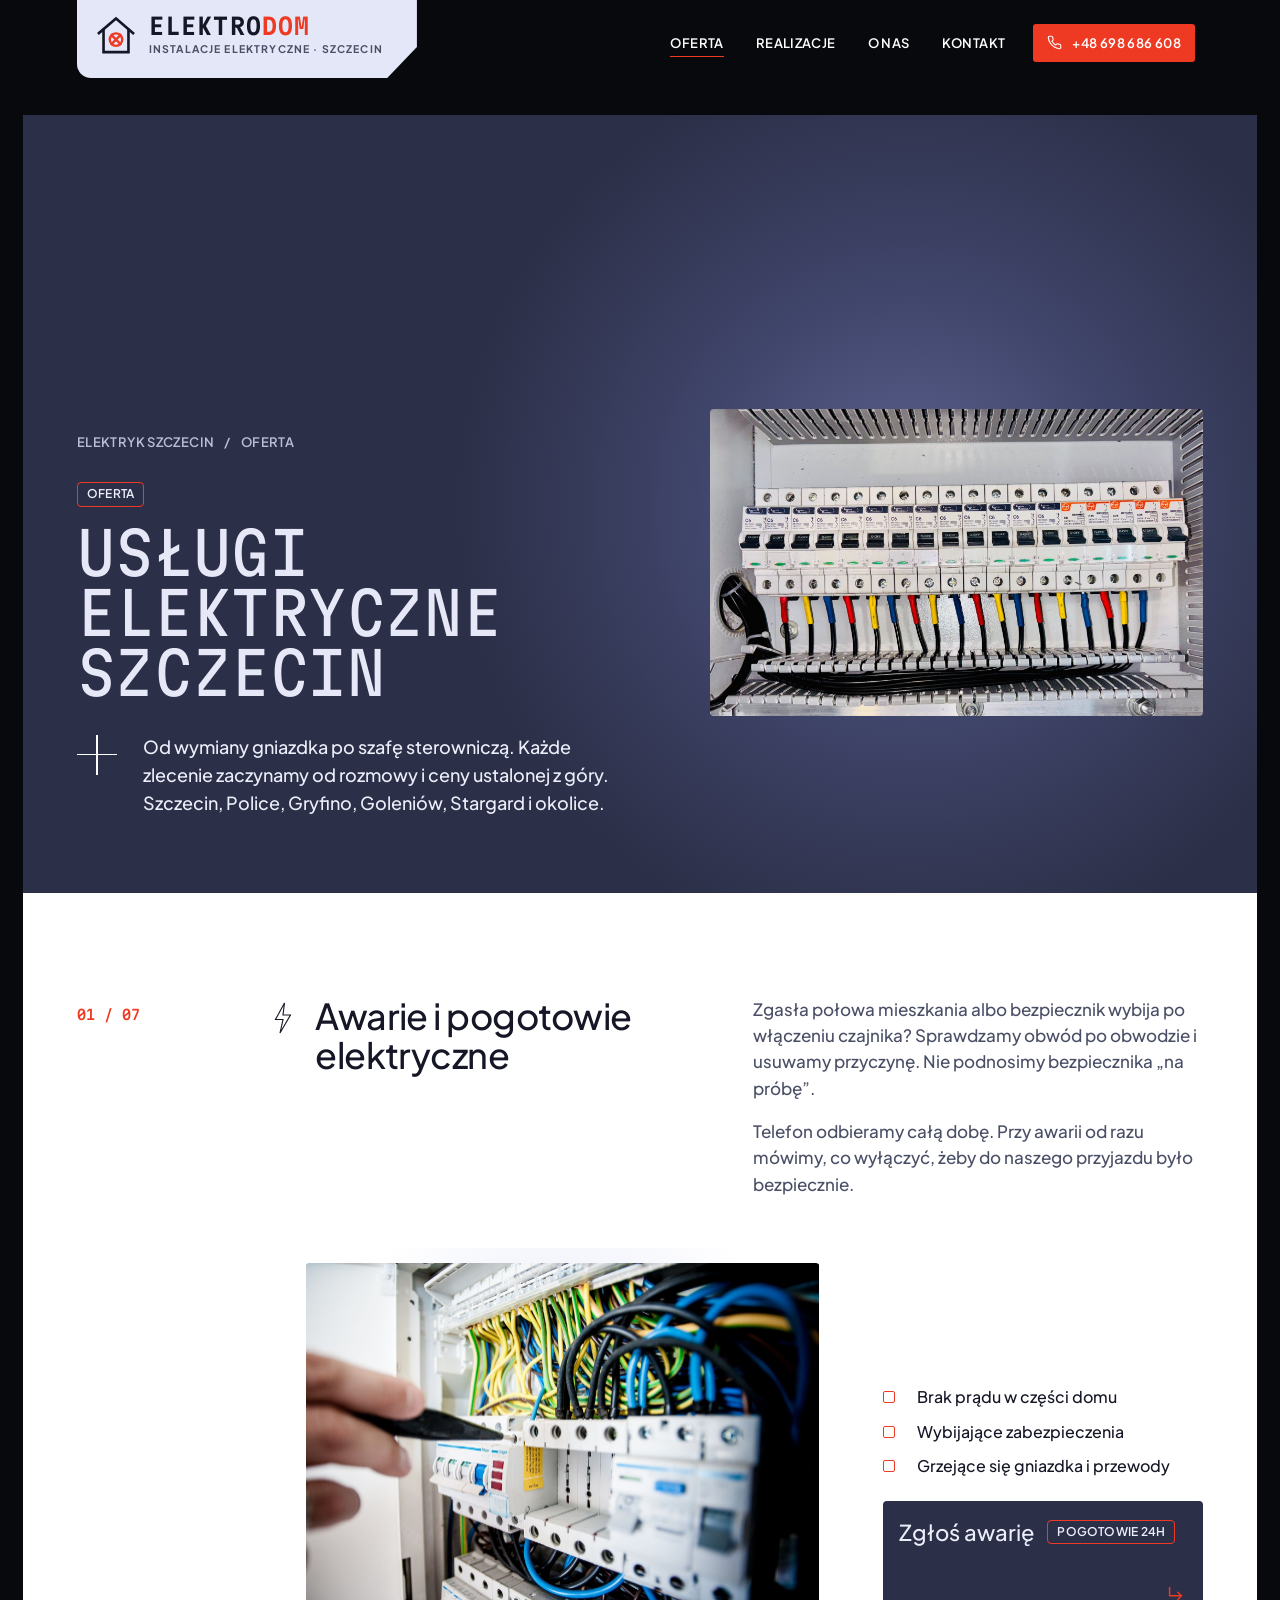
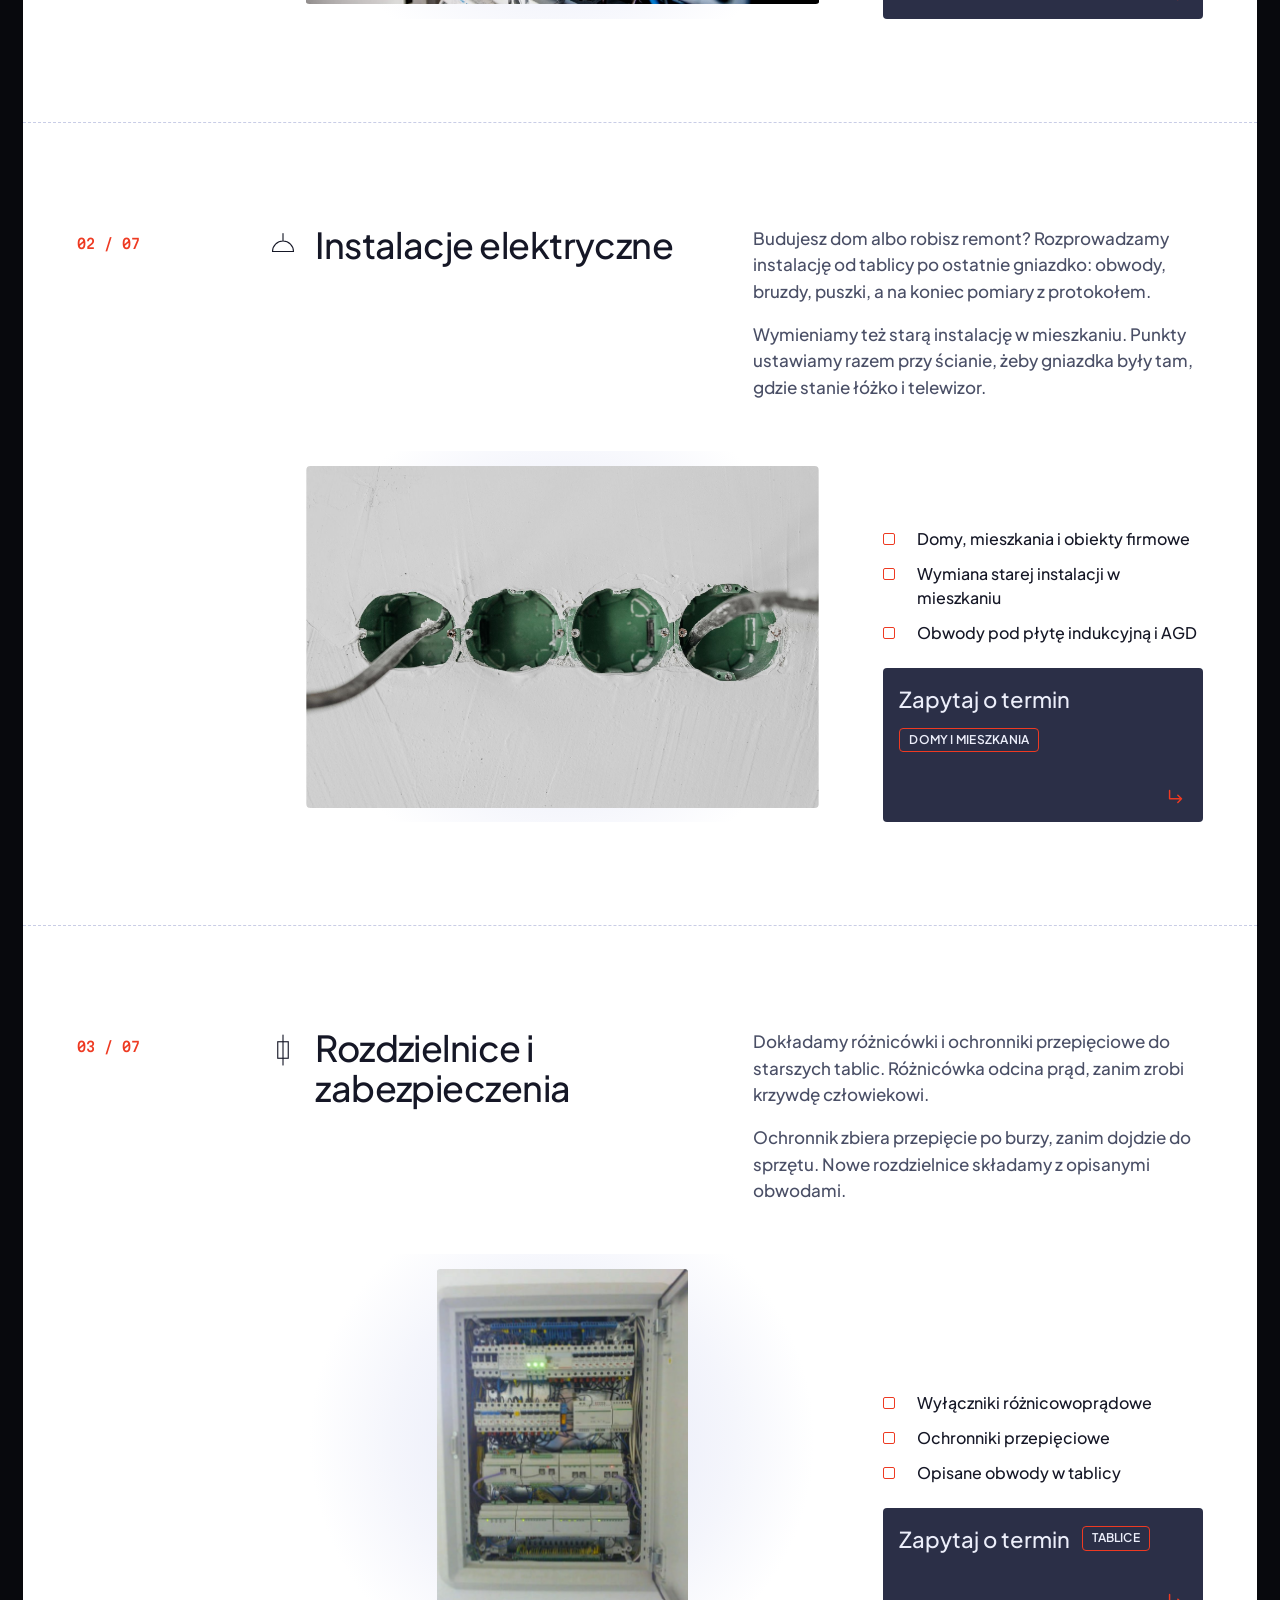
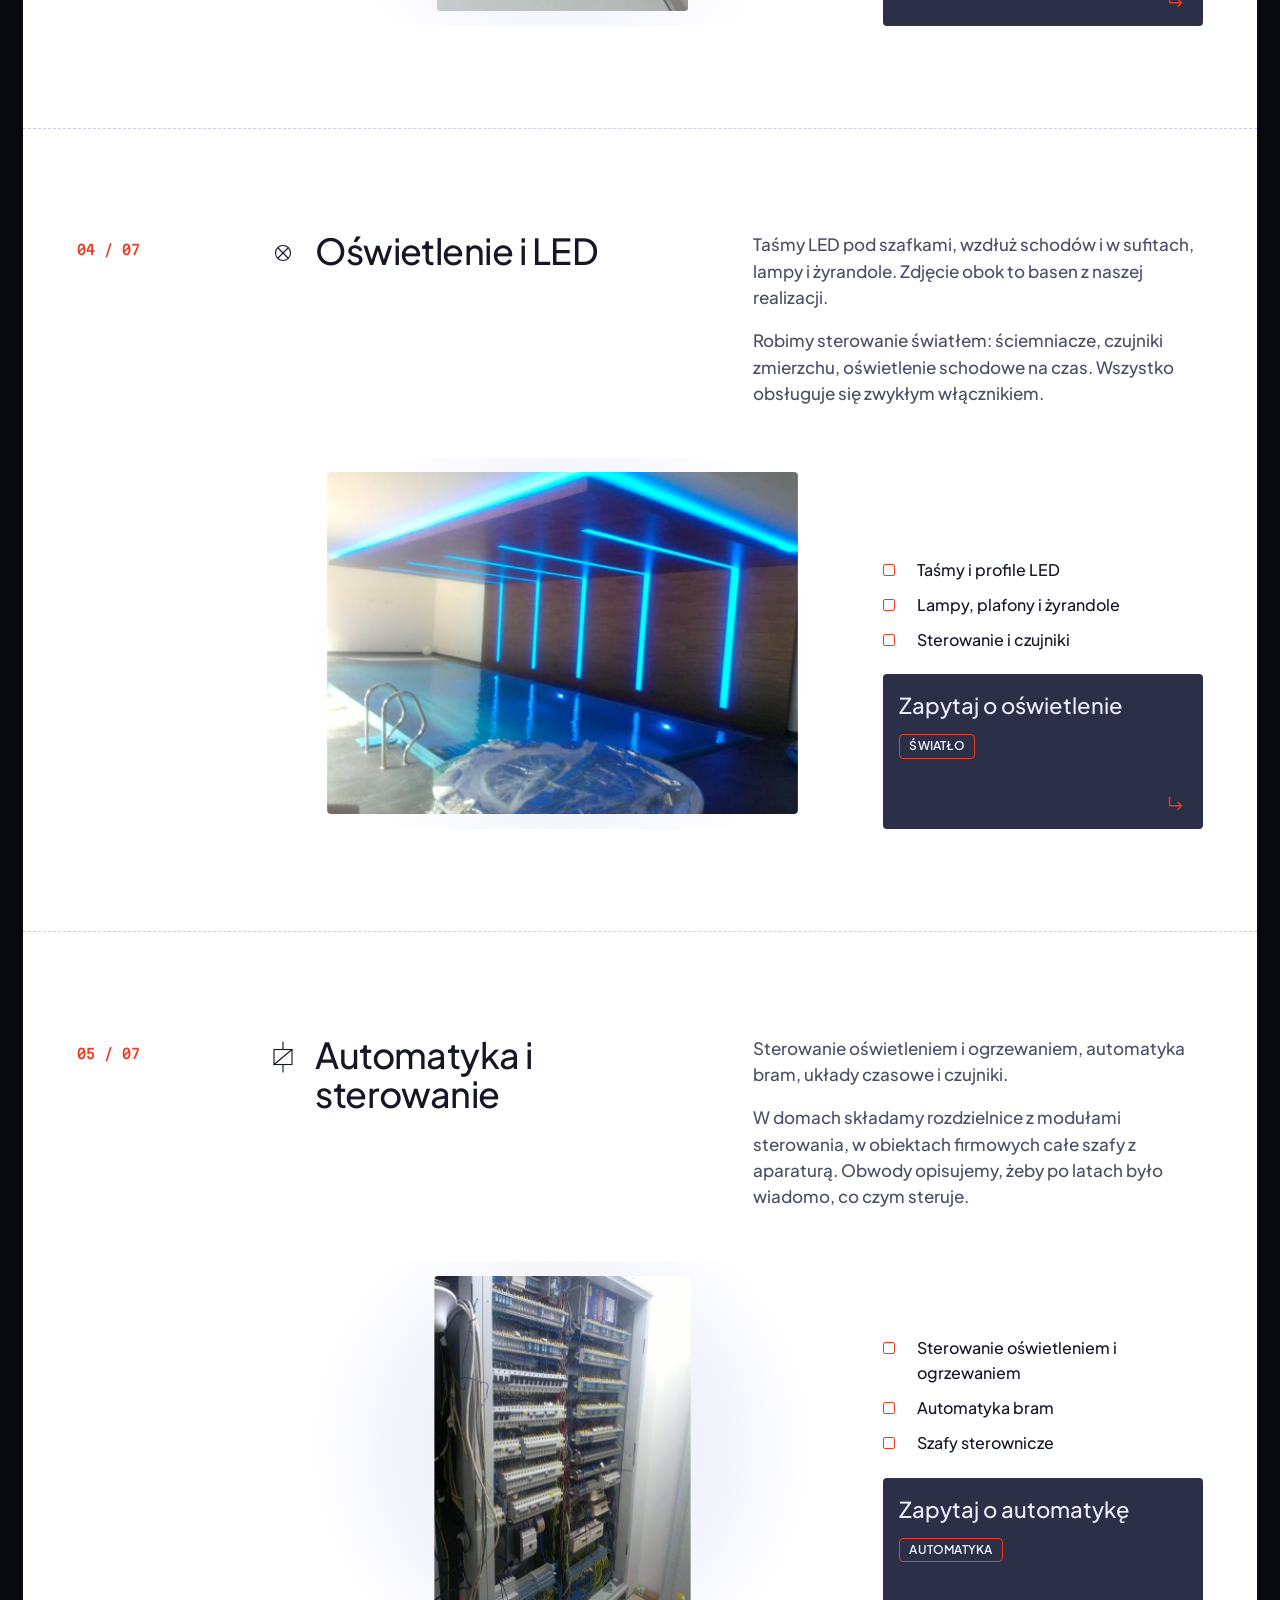
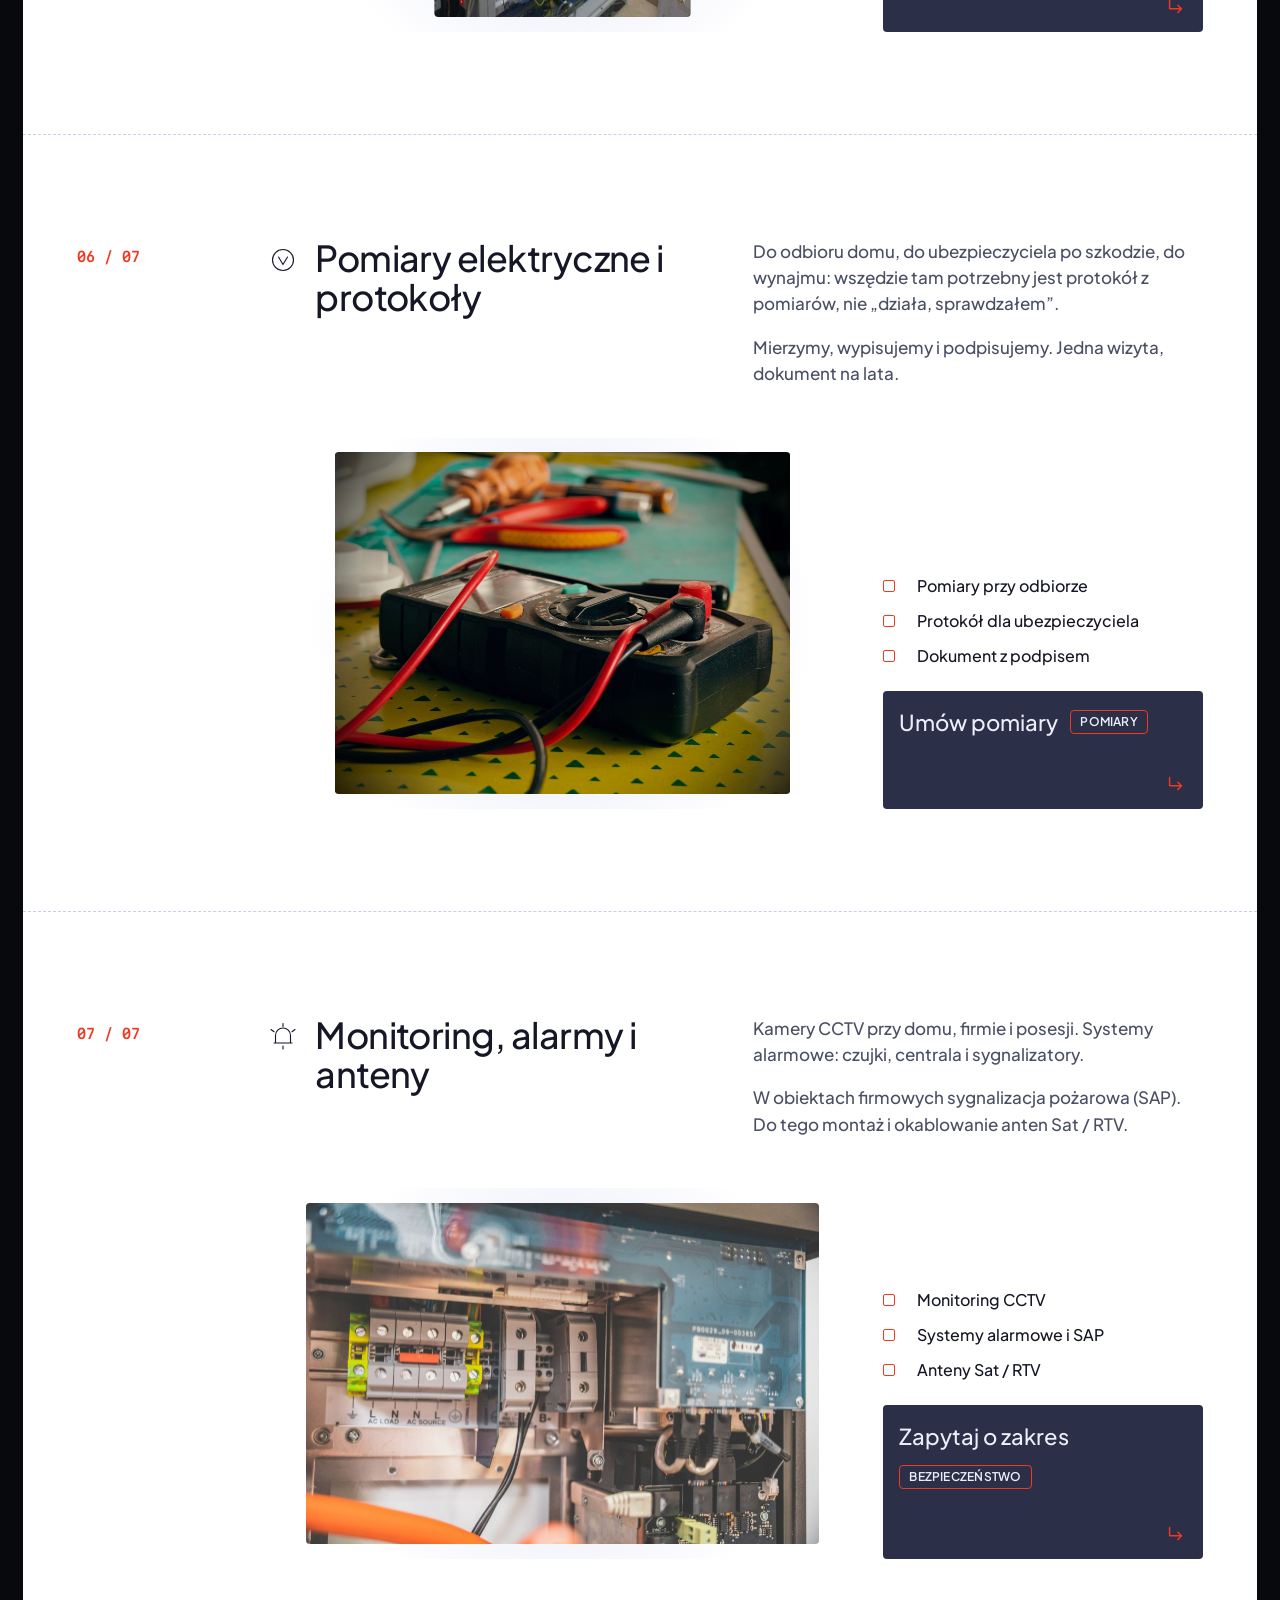
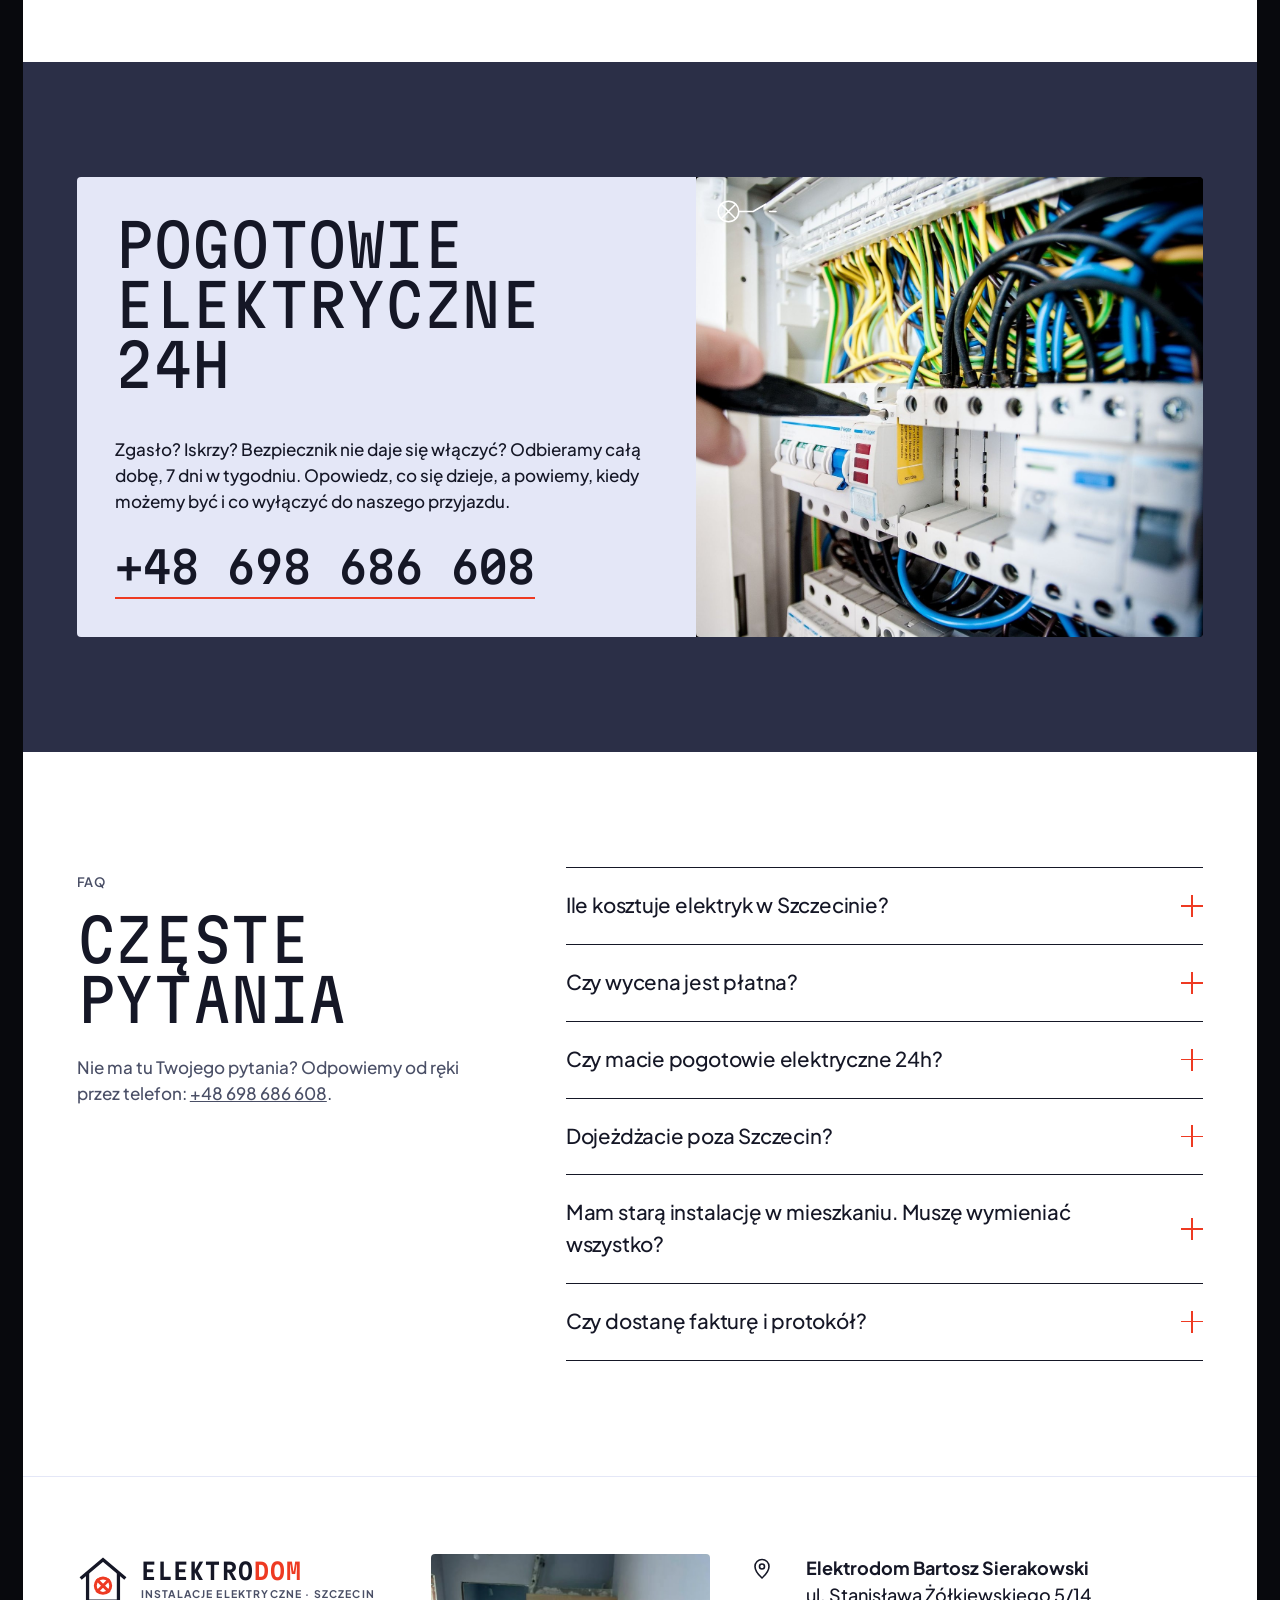
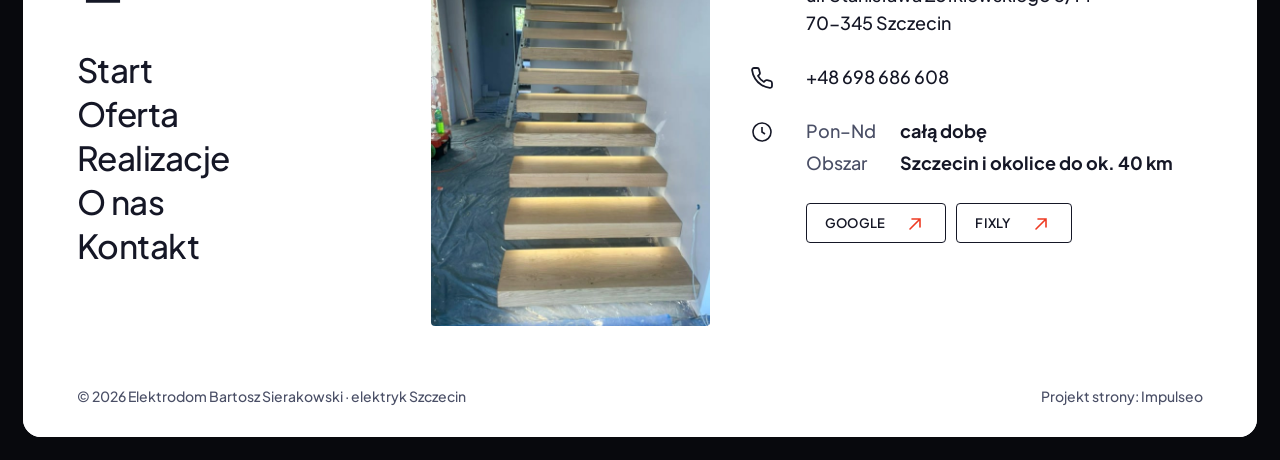
<file: oferta.html>
<!DOCTYPE html>
<html lang="pl">
<head>
<meta charset="UTF-8">
<meta name="viewport" content="width=device-width, initial-scale=1.0">
<title>Usługi elektryczne Szczecin – instalacje, pomiary | Elektrodom</title>
<meta name="description" content="Elektryk Szczecin: pogotowie 24h, wymiana instalacji w mieszkaniu, rozdzielnice, oświetlenie LED, automatyka, pomiary elektryczne z protokołem, alarmy.">
<link rel="canonical" href="https://impulseo-pl.github.io/elektrodom/oferta.html">
<!-- DEMO: noindex zostaje do czasu wdrożenia na domenie klienta, wtedy: index, follow -->
<meta name="robots" content="noindex, nofollow">
<meta name="theme-color" content="#2b2f47">
<meta name="geo.region" content="PL-ZP">
<meta name="geo.placename" content="Szczecin">
<meta name="geo.position" content="53.4301319;14.5360166">
<meta name="ICBM" content="53.4301319, 14.5360166">
<meta property="og:type" content="website">
<meta property="og:locale" content="pl_PL">
<meta property="og:site_name" content="Elektrodom – elektryk Szczecin">
<meta property="og:title" content="Usługi elektryczne Szczecin – instalacje, pomiary | Elektrodom">
<meta property="og:description" content="Elektryk Szczecin: pogotowie 24h, wymiana instalacji w mieszkaniu, rozdzielnice, oświetlenie LED, automatyka, pomiary elektryczne z protokołem, alarmy.">
<meta property="og:url" content="https://impulseo-pl.github.io/elektrodom/oferta.html">
<meta property="og:image" content="https://impulseo-pl.github.io/elektrodom/img/og.jpg">
<meta property="og:image:width" content="1200">
<meta property="og:image:height" content="630">
<meta name="twitter:card" content="summary_large_image">
<link rel="icon" type="image/png" href="img/favicon.png">
<link rel="apple-touch-icon" href="img/apple-touch-icon.png">
<link rel="sitemap" type="application/xml" href="sitemap.xml">
<script type="application/ld+json">{"@context": "https://schema.org", "@graph": [{"@type": "Electrician", "@id": "https://impulseo-pl.github.io/elektrodom/#firma", "name": "Elektrodom Bartosz Sierakowski", "alternateName": "Elektrodom", "url": "https://impulseo-pl.github.io/elektrodom/", "telephone": "+48698686608", "email": "biuro-elektrodom@wp.pl", "image": ["https://impulseo-pl.github.io/elektrodom/img/og.jpg", "https://impulseo-pl.github.io/elektrodom/img/g3.jpg", "https://impulseo-pl.github.io/elektrodom/img/g16.jpg"], "logo": "https://impulseo-pl.github.io/elektrodom/img/logo.png", "description": "Elektryk w Szczecinie od 2012 roku: instalacje elektryczne, pogotowie elektryczne 24h, rozdzielnice, oświetlenie LED, automatyka, pomiary, monitoring i alarmy.", "foundingDate": "2012", "founder": {"@type": "Person", "name": "Bartosz Sierakowski"}, "address": {"@type": "PostalAddress", "streetAddress": "ul. Stanisława Żółkiewskiego 5/14", "postalCode": "70-345", "addressLocality": "Szczecin", "addressRegion": "zachodniopomorskie", "addressCountry": "PL"}, "geo": {"@type": "GeoCoordinates", "latitude": 53.4301319, "longitude": 14.5360166}, "hasMap": "https://maps.google.com/?cid=2339905175284633755", "openingHoursSpecification": [{"@type": "OpeningHoursSpecification", "dayOfWeek": ["Monday", "Tuesday", "Wednesday", "Thursday", "Friday", "Saturday", "Sunday"], "opens": "00:00", "closes": "23:59"}], "areaServed": [{"@type": "City", "name": "Szczecin"}, {"@type": "City", "name": "Mierzyn"}, {"@type": "City", "name": "Dobra"}, {"@type": "City", "name": "Kołbaskowo"}, {"@type": "City", "name": "Police"}, {"@type": "City", "name": "Gryfino"}, {"@type": "City", "name": "Goleniów"}, {"@type": "City", "name": "Stargard"}, {"@type": "City", "name": "Pyrzyce"}], "knowsAbout": ["instalacje elektryczne", "pogotowie elektryczne", "rozdzielnice elektryczne", "oświetlenie LED", "automatyka budynkowa", "pomiary elektryczne", "monitoring CCTV", "systemy alarmowe"], "memberOf": {"@type": "Organization", "name": "Zachodniopomorski Związek Przedsiębiorców i Pracodawców"}, "hasOfferCatalog": {"@type": "OfferCatalog", "name": "Usługi elektryczne – Szczecin", "itemListElement": [{"@type": "Offer", "itemOffered": {"@type": "Service", "name": "Awarie i pogotowie elektryczne", "url": "https://impulseo-pl.github.io/elektrodom/oferta.html#awarie", "areaServed": "Szczecin i okolice"}}, {"@type": "Offer", "itemOffered": {"@type": "Service", "name": "Instalacje elektryczne", "url": "https://impulseo-pl.github.io/elektrodom/oferta.html#instalacje", "areaServed": "Szczecin i okolice"}}, {"@type": "Offer", "itemOffered": {"@type": "Service", "name": "Rozdzielnice i zabezpieczenia", "url": "https://impulseo-pl.github.io/elektrodom/oferta.html#rozdzielnice", "areaServed": "Szczecin i okolice"}}, {"@type": "Offer", "itemOffered": {"@type": "Service", "name": "Oświetlenie i LED", "url": "https://impulseo-pl.github.io/elektrodom/oferta.html#oswietlenie", "areaServed": "Szczecin i okolice"}}, {"@type": "Offer", "itemOffered": {"@type": "Service", "name": "Automatyka i sterowanie", "url": "https://impulseo-pl.github.io/elektrodom/oferta.html#automatyka", "areaServed": "Szczecin i okolice"}}, {"@type": "Offer", "itemOffered": {"@type": "Service", "name": "Pomiary elektryczne i protokoły", "url": "https://impulseo-pl.github.io/elektrodom/oferta.html#pomiary", "areaServed": "Szczecin i okolice"}}, {"@type": "Offer", "itemOffered": {"@type": "Service", "name": "Monitoring, alarmy i anteny", "url": "https://impulseo-pl.github.io/elektrodom/oferta.html#monitoring", "areaServed": "Szczecin i okolice"}}]}, "sameAs": ["https://maps.google.com/?cid=2339905175284633755", "https://fixly.pl/profil/bartosz-sierakowski-byovga35x", "https://www.oferteo.pl/elektrodom-bartosz-sierakowski/firma/1865440"]}, {"@type": "WebSite", "@id": "https://impulseo-pl.github.io/elektrodom/#strona", "url": "https://impulseo-pl.github.io/elektrodom/", "name": "Elektrodom – elektryk Szczecin", "inLanguage": "pl-PL", "publisher": {"@id": "https://impulseo-pl.github.io/elektrodom/#firma"}}, {"@type": "WebPage", "@id": "https://impulseo-pl.github.io/elektrodom/oferta.html#webpage", "url": "https://impulseo-pl.github.io/elektrodom/oferta.html", "name": "Usługi elektryczne Szczecin – instalacje, pomiary | Elektrodom", "description": "Elektryk Szczecin: pogotowie 24h, wymiana instalacji w mieszkaniu, rozdzielnice, oświetlenie LED, automatyka, pomiary elektryczne z protokołem, alarmy.", "inLanguage": "pl-PL", "isPartOf": {"@id": "https://impulseo-pl.github.io/elektrodom/#strona"}, "about": {"@id": "https://impulseo-pl.github.io/elektrodom/#firma"}, "dateModified": "2026-11-13"}, {"@type": "BreadcrumbList", "itemListElement": [{"@type": "ListItem", "position": 1, "name": "Elektryk Szczecin", "item": "https://impulseo-pl.github.io/elektrodom/"}, {"@type": "ListItem", "position": 2, "name": "Oferta", "item": "https://impulseo-pl.github.io/elektrodom/oferta.html"}]}, {"@type": "FAQPage", "mainEntity": [{"@type": "Question", "name": "Ile kosztuje elektryk w Szczecinie?", "acceptedAnswer": {"@type": "Answer", "text": "Zależy, co się dzieje, dlatego wypytujemy przez telefon i od razu podajemy widełki. Ostateczną cenę ustalamy przy oględzinach, zanim zaczniemy."}}, {"@type": "Question", "name": "Czy wycena jest płatna?", "acceptedAnswer": {"@type": "Answer", "text": "Za obejrzenie i wycenę nie bierzemy pieniędzy. Płacisz za robotę, nie za rozmowę o niej."}}, {"@type": "Question", "name": "Czy macie pogotowie elektryczne 24h?", "acceptedAnswer": {"@type": "Answer", "text": "Tak. Telefon odbieramy całą dobę, 7 dni w tygodniu. Brak prądu w całym domu to pilny wyjazd i przestawiamy grafik."}}, {"@type": "Question", "name": "Dojeżdżacie poza Szczecin?", "acceptedAnswer": {"@type": "Answer", "text": "Tak: Police, Gryfino, Goleniów, Stargard, Pyrzyce i okoliczne miejscowości. Podaj adres przez telefon, a od razu powiemy, czy dojedziemy."}}, {"@type": "Question", "name": "Mam starą instalację w mieszkaniu. Muszę wymieniać wszystko?", "acceptedAnswer": {"@type": "Answer", "text": "Niekoniecznie. Najpierw pomiary, bo to one pokazują, co naprawdę jest groźne. Czasem wystarczy nowa tablica i osobny obwód do kuchni, a reszta może poczekać do remontu."}}, {"@type": "Question", "name": "Czy dostanę fakturę i protokół?", "acceptedAnswer": {"@type": "Answer", "text": "Tak, fakturę na firmę albo osobę prywatną. Protokół dostajesz razem z nią, jeśli robiliśmy pomiary."}}]}]}</script>
<script>(function(){var d=document.documentElement;d.classList.add('js');try{if(!matchMedia('(prefers-reduced-motion: reduce)').matches)d.classList.add('anim')}catch(e){}setTimeout(function(){if(!d.classList.contains('anim-ok'))d.classList.remove('anim')},3500)})();</script>
<script>(function(){try{var d=document.documentElement;if(/[?&]intro/.test(location.search)||!sessionStorage.getItem('ed_intro')){sessionStorage.setItem('ed_intro','1');if(!sessionStorage.getItem('pxnav'))d.classList.add('intro')}}catch(e){}})();</script>
<link rel="preload" as="image" href="img/g15.jpg" fetchpriority="high">
<link rel="preconnect" href="https://fonts.googleapis.com">
<link rel="preconnect" href="https://fonts.gstatic.com" crossorigin>
<link href="https://fonts.googleapis.com/css2?family=Martian+Mono:wdth,wght@87.5,400..600&amp;family=Plus+Jakarta+Sans:wght@400;500;600;700&amp;display=swap" rel="stylesheet">
<link rel="stylesheet" href="assets/styles.css?v=20261113e">
<script src="assets/lenis.min.js?v=1.1.20" defer></script>
<script src="assets/main.js?v=20261113e" defer></script>
</head>
<body>
<script>(function(){try{if(!sessionStorage.getItem('pxnav'))return;sessionStorage.removeItem('pxnav');var c=innerWidth<700?6:12,r=Math.ceil(c*innerHeight/innerWidth),g=document.createElement('div');g.className='px-cover';g.style.gridTemplateColumns='repeat('+c+',1fr)';g.style.gridTemplateRows='repeat('+r+',1fr)';for(var k=0;k<c*r;k++){var i=document.createElement('i');i.style.transitionDelay=(Math.random()*.32).toFixed(3)+'s';g.appendChild(i)}document.body.appendChild(g)}catch(e){}})();</script>
<div class="loader" aria-hidden="true"><div class="ld-cells"></div><div class="ld-in"><span class="logo"><svg class="syg" viewBox="0 0 64 64" fill="none" stroke-linecap="square" aria-hidden="true"><path class="s-roof" pathLength="1" d="M6 29L32 7l26 22" stroke="currentColor" stroke-width="4"/><path class="s-wall" pathLength="1" d="M13 24v34h38V24" stroke="currentColor" stroke-width="4"/><circle class="s-lamp" pathLength="1" cx="32" cy="39" r="9.5" stroke="#ee3a22" stroke-width="3.6"/><path class="s-x" pathLength="1" d="M25.3 32.3l13.4 13.4M38.7 32.3L25.3 45.7" stroke="#ee3a22" stroke-width="3.6"/></svg><span class="wm"><b><i style="--i:0">E</i><i style="--i:1">L</i><i style="--i:2">E</i><i style="--i:3">K</i><i style="--i:4">T</i><i style="--i:5">R</i><i style="--i:6">O</i><i class="r" style="--i:7">D</i><i class="r" style="--i:8">O</i><i class="r" style="--i:9">M</i></b><small>Elektryk · Szczecin · od 2012</small></span></span><span class="ld-bar"><i></i></span></div></div>
<script>(function(){var d=document.documentElement;if(!d.classList.contains('intro'))return;var g=document.querySelector('.ld-cells'),c=innerWidth<700?6:12,r=Math.ceil(c*innerHeight/innerWidth);g.style.gridTemplateColumns='repeat('+c+',1fr)';g.style.gridTemplateRows='repeat('+r+',1fr)';for(var k=0;k<c*r;k++){var i=document.createElement('i');i.style.transitionDelay=(Math.random()*.35).toFixed(3)+'s';g.appendChild(i)}})();</script>
<a class="skip" href="#tresc">Przejdź do treści</a>
<header class="top"><div class="top-in">
<a class="chip" href="index.html" aria-label="Elektrodom – elektryk Szczecin, strona główna"><span class="logo"><svg class="syg" viewBox="0 0 64 64" fill="none" stroke-linecap="square" aria-hidden="true"><path class="s-roof" pathLength="1" d="M6 29L32 7l26 22" stroke="currentColor" stroke-width="4"/><path class="s-wall" pathLength="1" d="M13 24v34h38V24" stroke="currentColor" stroke-width="4"/><circle class="s-lamp" pathLength="1" cx="32" cy="39" r="9.5" stroke="#ee3a22" stroke-width="3.6"/><path class="s-x" pathLength="1" d="M25.3 32.3l13.4 13.4M38.7 32.3L25.3 45.7" stroke="#ee3a22" stroke-width="3.6"/></svg><span class="wm"><b><i style="--i:0">E</i><i style="--i:1">L</i><i style="--i:2">E</i><i style="--i:3">K</i><i style="--i:4">T</i><i style="--i:5">R</i><i style="--i:6">O</i><i class="r" style="--i:7">D</i><i class="r" style="--i:8">O</i><i class="r" style="--i:9">M</i></b><small>Instalacje elektryczne · Szczecin</small></span></span></a>
<nav class="bar" aria-label="Menu główne"><a href="oferta.html" aria-current=page>Oferta</a><a href="realizacje.html">Realizacje</a><a href="o-nas.html">O nas</a><a href="kontakt.html">Kontakt</a><a class="call-l" href="tel:+48698686608"><svg viewBox="0 0 24 24" fill="none" stroke="currentColor" stroke-width="1.8" stroke-linecap="round" stroke-linejoin="round"><path d="M22 16.9v3a2 2 0 0 1-2.2 2 19.8 19.8 0 0 1-8.6-3.1 19.5 19.5 0 0 1-6-6A19.8 19.8 0 0 1 2.1 4.2 2 2 0 0 1 4.1 2h3a2 2 0 0 1 2 1.7c.1 1 .4 1.9.7 2.8a2 2 0 0 1-.5 2.1L8 9.9a16 16 0 0 0 6 6l1.3-1.3a2 2 0 0 1 2.1-.4c.9.3 1.8.6 2.8.7a2 2 0 0 1 1.7 2z"/></svg>+48 698 686 608</a></nav>
<button class="burger" data-menu aria-label="Otwórz menu"><span></span><span></span></button>
</div></header>
<div class="menu" aria-label="Menu"><button class="menu-x" data-menu aria-label="Zamknij menu">×</button><a href="index.html">Start</a><a href="oferta.html">Oferta</a><a href="realizacje.html">Realizacje</a><a href="o-nas.html">O nas</a><a href="kontakt.html">Kontakt</a><a class="btn btn-fill" href="tel:+48698686608">Zadzwoń: +48 698 686 608 <svg class="ar" viewBox="0 0 24 24" fill="none" stroke="currentColor" stroke-width="1.6" stroke-linecap="round" stroke-linejoin="round"><path d="M5 5v9h13M14 10l4 4-4 4"/></svg></a></div>
<div class="frame">
<main id="tresc">
<section class="phero dark glow"><div class="wrap">
<div class="phero-l"><nav class="crumbs" aria-label="Okruszki"><a href="index.html">Elektryk Szczecin</a><span>/</span><span aria-current="page">Oferta</span></nav>
<span class="tag">Oferta</span><h1 class="mono d2">Usługi elektryczne Szczecin</h1>
<div class="hero-p"><span class="cross"></span><p>Od wymiany gniazdka po szafę sterowniczą. Każde zlecenie zaczynamy od rozmowy i ceny ustalonej z góry. Szczecin, Police, Gryfino, Goleniów, Stargard i okolice.</p></div></div>
<div class="phero-r"><div class="pix "><img src="img/g15.jpg" alt="Wyłączniki nadprądowe w rozdzielnicy – usługi elektryczne Szczecin" width="1880" height="1170" decoding="async"></div></div>
</div></section>
<section class="prod first" id="awarie" aria-labelledby="awarie-h"><div class="wrap prod-grid">
<span class="prod-n">01 / 07</span>
<h2 id="awarie-h" class="rv"><svg class="sym" viewBox="0 0 48 48" fill="none" stroke="currentColor" stroke-width="1.5" stroke-linecap="round" aria-hidden="true"><path d="M26 4L14 26h10l-4 18 14-24H24z"/></svg><span>Awarie i pogotowie elektryczne</span></h2>
<div class="prod-text rv rv-1"><p>Zgasła połowa mieszkania albo bezpiecznik wybija po włączeniu czajnika? Sprawdzamy obwód po obwodzie i usuwamy przyczynę. Nie podnosimy bezpiecznika „na próbę”.</p><p>Telefon odbieramy całą dobę. Przy awarii od razu mówimy, co wyłączyć, żeby do naszego przyjazdu było bezpiecznie.</p></div>
<div class="prod-vis"><div class="prod-photo"><div class="pix "><img src="img/hero.jpg" alt="Elektryk sprawdza rozdzielnicę próbnikiem – pogotowie elektryczne Szczecin" width="1880" height="1251" loading="lazy" decoding="async"></div></div>
<div class="prod-side rv"><ul class="ticks"><li>Brak prądu w części domu</li><li>Wybijające zabezpieczenia</li><li>Grzejące się gniazdka i przewody</li></ul><a class="svc-card" href="tel:+48698686608"><span class="row">Zgłoś awarię <span class="tag">Pogotowie 24h</span></span><svg class="ar" viewBox="0 0 24 24" fill="none" stroke="currentColor" stroke-width="1.6" stroke-linecap="round" stroke-linejoin="round"><path d="M5 5v9h13M14 10l4 4-4 4"/></svg></a></div></div>
</div></section>
<section class="prod" id="instalacje" aria-labelledby="instalacje-h"><div class="wrap prod-grid">
<span class="prod-n">02 / 07</span>
<h2 id="instalacje-h" class="rv"><svg class="sym" viewBox="0 0 48 48" fill="none" stroke="currentColor" stroke-width="1.5" stroke-linecap="round" aria-hidden="true"><path d="M10 30a14 14 0 0 1 28 0M24 16V6M10 30h28"/></svg><span>Instalacje elektryczne</span></h2>
<div class="prod-text rv rv-1"><p>Budujesz dom albo robisz remont? Rozprowadzamy instalację od tablicy po ostatnie gniazdko: obwody, bruzdy, puszki, a na koniec pomiary z protokołem.</p><p>Wymieniamy też starą instalację w mieszkaniu. Punkty ustawiamy razem przy ścianie, żeby gniazdka były tam, gdzie stanie łóżko i telewizor.</p></div>
<div class="prod-vis"><div class="prod-photo"><div class="pix "><img src="img/puszki.jpg" alt="Puszki podtynkowe z przewodami – instalacja elektryczna w mieszkaniu, Szczecin" width="1880" height="1255" loading="lazy" decoding="async"></div></div>
<div class="prod-side rv"><ul class="ticks"><li>Domy, mieszkania i obiekty firmowe</li><li>Wymiana starej instalacji w mieszkaniu</li><li>Obwody pod płytę indukcyjną i AGD</li></ul><a class="svc-card" href="tel:+48698686608"><span class="row">Zapytaj o termin <span class="tag">Domy i mieszkania</span></span><svg class="ar" viewBox="0 0 24 24" fill="none" stroke="currentColor" stroke-width="1.6" stroke-linecap="round" stroke-linejoin="round"><path d="M5 5v9h13M14 10l4 4-4 4"/></svg></a></div></div>
</div></section>
<section class="prod" id="rozdzielnice" aria-labelledby="rozdzielnice-h"><div class="wrap prod-grid">
<span class="prod-n">03 / 07</span>
<h2 id="rozdzielnice-h" class="rv"><svg class="sym" viewBox="0 0 48 48" fill="none" stroke="currentColor" stroke-width="1.5" stroke-linecap="round" aria-hidden="true"><path d="M24 4v40"/><rect x="17" y="13" width="14" height="22"/></svg><span>Rozdzielnice i zabezpieczenia</span></h2>
<div class="prod-text rv rv-1"><p>Dokładamy różnicówki i ochronniki przepięciowe do starszych tablic. Różnicówka odcina prąd, zanim zrobi krzywdę człowiekowi.</p><p>Ochronnik zbiera przepięcie po burzy, zanim dojdzie do sprzętu. Nowe rozdzielnice składamy z opisanymi obwodami.</p></div>
<div class="prod-vis"><div class="prod-photo"><div class="pix "><img src="img/g2.jpg" alt="Rozdzielnica domowa z aparaturą modułową – realizacja Elektrodom Szczecin" width="508" height="690" loading="lazy" decoding="async"></div></div>
<div class="prod-side rv"><ul class="ticks"><li>Wyłączniki różnicowoprądowe</li><li>Ochronniki przepięciowe</li><li>Opisane obwody w tablicy</li></ul><a class="svc-card" href="tel:+48698686608"><span class="row">Zapytaj o termin <span class="tag">Tablice</span></span><svg class="ar" viewBox="0 0 24 24" fill="none" stroke="currentColor" stroke-width="1.6" stroke-linecap="round" stroke-linejoin="round"><path d="M5 5v9h13M14 10l4 4-4 4"/></svg></a></div></div>
</div></section>
<section class="prod" id="oswietlenie" aria-labelledby="oswietlenie-h"><div class="wrap prod-grid">
<span class="prod-n">04 / 07</span>
<h2 id="oswietlenie-h" class="rv"><svg class="sym" viewBox="0 0 48 48" fill="none" stroke="currentColor" stroke-width="1.5" stroke-linecap="round" aria-hidden="true"><circle cx="24" cy="24" r="10"/><path d="M17 17l14 14M31 17L17 31"/></svg><span>Oświetlenie i LED</span></h2>
<div class="prod-text rv rv-1"><p>Taśmy LED pod szafkami, wzdłuż schodów i w sufitach, lampy i żyrandole. Zdjęcie obok to basen z naszej realizacji.</p><p>Robimy sterowanie światłem: ściemniacze, czujniki zmierzchu, oświetlenie schodowe na czas. Wszystko obsługuje się zwykłym włącznikiem.</p></div>
<div class="prod-vis"><div class="prod-photo"><div class="pix "><img src="img/g3.jpg" alt="Basen z liniami niebieskiego światła LED – realizacja Elektrodom" width="1006" height="728" loading="lazy" decoding="async"></div></div>
<div class="prod-side rv"><ul class="ticks"><li>Taśmy i profile LED</li><li>Lampy, plafony i żyrandole</li><li>Sterowanie i czujniki</li></ul><a class="svc-card" href="tel:+48698686608"><span class="row">Zapytaj o oświetlenie <span class="tag">Światło</span></span><svg class="ar" viewBox="0 0 24 24" fill="none" stroke="currentColor" stroke-width="1.6" stroke-linecap="round" stroke-linejoin="round"><path d="M5 5v9h13M14 10l4 4-4 4"/></svg></a></div></div>
</div></section>
<section class="prod" id="automatyka" aria-labelledby="automatyka-h"><div class="wrap prod-grid">
<span class="prod-n">05 / 07</span>
<h2 id="automatyka-h" class="rv"><svg class="sym" viewBox="0 0 48 48" fill="none" stroke="currentColor" stroke-width="1.5" stroke-linecap="round" aria-hidden="true"><rect x="12" y="14" width="24" height="20"/><path d="M12 34l24-20M24 4v10M24 34v10"/></svg><span>Automatyka i sterowanie</span></h2>
<div class="prod-text rv rv-1"><p>Sterowanie oświetleniem i ogrzewaniem, automatyka bram, układy czasowe i czujniki.</p><p>W domach składamy rozdzielnice z modułami sterowania, w obiektach firmowych całe szafy z aparaturą. Obwody opisujemy, żeby po latach było wiadomo, co czym steruje.</p></div>
<div class="prod-vis"><div class="prod-photo"><div class="pix "><img src="img/g7.jpg" alt="Szafa rozdzielcza z aparaturą w obiekcie – realizacja Elektrodom" width="538" height="718" loading="lazy" decoding="async"></div></div>
<div class="prod-side rv"><ul class="ticks"><li>Sterowanie oświetleniem i ogrzewaniem</li><li>Automatyka bram</li><li>Szafy sterownicze</li></ul><a class="svc-card" href="tel:+48698686608"><span class="row">Zapytaj o automatykę <span class="tag">Automatyka</span></span><svg class="ar" viewBox="0 0 24 24" fill="none" stroke="currentColor" stroke-width="1.6" stroke-linecap="round" stroke-linejoin="round"><path d="M5 5v9h13M14 10l4 4-4 4"/></svg></a></div></div>
</div></section>
<section class="prod" id="pomiary" aria-labelledby="pomiary-h"><div class="wrap prod-grid">
<span class="prod-n">06 / 07</span>
<h2 id="pomiary-h" class="rv"><svg class="sym" viewBox="0 0 48 48" fill="none" stroke="currentColor" stroke-width="1.5" stroke-linecap="round" aria-hidden="true"><circle cx="24" cy="24" r="14"/><path d="M18 20l6 10 6-10"/></svg><span>Pomiary elektryczne i protokoły</span></h2>
<div class="prod-text rv rv-1"><p>Do odbioru domu, do ubezpieczyciela po szkodzie, do wynajmu: wszędzie tam potrzebny jest protokół z pomiarów, nie „działa, sprawdzałem”.</p><p>Mierzymy, wypisujemy i podpisujemy. Jedna wizyta, dokument na lata.</p></div>
<div class="prod-vis"><div class="prod-photo"><div class="pix "><img src="img/g6.jpg" alt="Miernik uniwersalny z przewodami – pomiary elektryczne Szczecin" width="1731" height="1300" loading="lazy" decoding="async"></div></div>
<div class="prod-side rv"><ul class="ticks"><li>Pomiary przy odbiorze</li><li>Protokół dla ubezpieczyciela</li><li>Dokument z podpisem</li></ul><a class="svc-card" href="tel:+48698686608"><span class="row">Umów pomiary <span class="tag">Pomiary</span></span><svg class="ar" viewBox="0 0 24 24" fill="none" stroke="currentColor" stroke-width="1.6" stroke-linecap="round" stroke-linejoin="round"><path d="M5 5v9h13M14 10l4 4-4 4"/></svg></a></div></div>
</div></section>
<section class="prod" id="monitoring" aria-labelledby="monitoring-h"><div class="wrap prod-grid">
<span class="prod-n">07 / 07</span>
<h2 id="monitoring-h" class="rv"><svg class="sym" viewBox="0 0 48 48" fill="none" stroke="currentColor" stroke-width="1.5" stroke-linecap="round" aria-hidden="true"><path d="M12 32h24M14 32V22a10 10 0 0 1 20 0v10M24 36v4"/><path d="M8 14l4 3M40 14l-4 3M24 6v4"/></svg><span>Monitoring, alarmy i anteny</span></h2>
<div class="prod-text rv rv-1"><p>Kamery CCTV przy domu, firmie i posesji. Systemy alarmowe: czujki, centrala i sygnalizatory.</p><p>W obiektach firmowych sygnalizacja pożarowa (SAP). Do tego montaż i okablowanie anten Sat / RTV.</p></div>
<div class="prod-vis"><div class="prod-photo"><div class="pix "><img src="img/g11.jpg" alt="Okablowanie urządzenia – montaż monitoringu i alarmu" width="1880" height="1253" loading="lazy" decoding="async"></div></div>
<div class="prod-side rv"><ul class="ticks"><li>Monitoring CCTV</li><li>Systemy alarmowe i SAP</li><li>Anteny Sat / RTV</li></ul><a class="svc-card" href="tel:+48698686608"><span class="row">Zapytaj o zakres <span class="tag">Bezpieczeństwo</span></span><svg class="ar" viewBox="0 0 24 24" fill="none" stroke="currentColor" stroke-width="1.6" stroke-linecap="round" stroke-linejoin="round"><path d="M5 5v9h13M14 10l4 4-4 4"/></svg></a></div></div>
</div></section>
<section class="sos dark" aria-labelledby="sos"><div class="wrap"><div class="sos-grid rv">
<div class="sos-l"><h2 id="sos" class="mono d2">Pogotowie elektryczne 24h</h2>
<div><p>Zgasło? Iskrzy? Bezpiecznik nie daje się włączyć? Odbieramy całą dobę, 7 dni w tygodniu. Opowiedz, co się dzieje, a powiemy, kiedy możemy być i co wyłączyć do naszego przyjazdu.</p>
<p style="margin-top:28px"><a class="sos-num" href="tel:+48698686608">+48 698 686 608</a></p></div></div>
<div class="sos-r"><svg class="sym" style="width:64px" viewBox="0 0 62 32" fill="none" stroke="currentColor" stroke-width="1.5" stroke-linecap="round" aria-hidden="true"><circle cx="14" cy="16" r="10"/><path d="M7 9l14 14M21 9L7 23M24 16h14l12-7M54 16h6"/></svg><div class="pix cover"><img src="img/hero.jpg" alt="Elektryk sprawdza rozdzielnicę próbnikiem – pogotowie elektryczne Szczecin 24h" width="1880" height="1251" loading="lazy" decoding="async"></div></div>
</div></div></section>
<section class="faq-sec" aria-labelledby="faq"><div class="wrap faq-grid">
<div class="rv"><span class="label">FAQ</span><h2 id="faq" class="mono d2" style="margin-top:16px">Częste pytania</h2><p>Nie ma tu Twojego pytania? Odpowiemy od ręki przez telefon: <a href="tel:+48698686608">+48 698 686 608</a>.</p></div>
<div class="faq rv rv-1"><details><summary>Ile kosztuje elektryk w Szczecinie?<span class="cross"></span></summary><p>Zależy, co się dzieje, dlatego wypytujemy przez telefon i od razu podajemy widełki. Ostateczną cenę ustalamy przy oględzinach, zanim zaczniemy.</p></details><details><summary>Czy wycena jest płatna?<span class="cross"></span></summary><p>Za obejrzenie i wycenę nie bierzemy pieniędzy. Płacisz za robotę, nie za rozmowę o niej.</p></details><details><summary>Czy macie pogotowie elektryczne 24h?<span class="cross"></span></summary><p>Tak. Telefon odbieramy całą dobę, 7 dni w tygodniu. Brak prądu w całym domu to pilny wyjazd i przestawiamy grafik.</p></details><details><summary>Dojeżdżacie poza Szczecin?<span class="cross"></span></summary><p>Tak: Police, Gryfino, Goleniów, Stargard, Pyrzyce i okoliczne miejscowości. Podaj adres przez telefon, a od razu powiemy, czy dojedziemy.</p></details><details><summary>Mam starą instalację w mieszkaniu. Muszę wymieniać wszystko?<span class="cross"></span></summary><p>Niekoniecznie. Najpierw pomiary, bo to one pokazują, co naprawdę jest groźne. Czasem wystarczy nowa tablica i osobny obwód do kuchni, a reszta może poczekać do remontu.</p></details><details><summary>Czy dostanę fakturę i protokół?<span class="cross"></span></summary><p>Tak, fakturę na firmę albo osobę prywatną. Protokół dostajesz razem z nią, jeśli robiliśmy pomiary.</p></details></div>
</div></section>
</main>
<footer class="foot"><div class="wrap foot-grid">
<nav class="foot-nav" aria-label="Strony"><a href="index.html" class="foot-logo" aria-label="Elektrodom"><span class="logo"><svg class="syg" viewBox="0 0 64 64" fill="none" stroke-linecap="square" aria-hidden="true"><path class="s-roof" pathLength="1" d="M6 29L32 7l26 22" stroke="currentColor" stroke-width="4"/><path class="s-wall" pathLength="1" d="M13 24v34h38V24" stroke="currentColor" stroke-width="4"/><circle class="s-lamp" pathLength="1" cx="32" cy="39" r="9.5" stroke="#ee3a22" stroke-width="3.6"/><path class="s-x" pathLength="1" d="M25.3 32.3l13.4 13.4M38.7 32.3L25.3 45.7" stroke="#ee3a22" stroke-width="3.6"/></svg><span class="wm"><b><i style="--i:0">E</i><i style="--i:1">L</i><i style="--i:2">E</i><i style="--i:3">K</i><i style="--i:4">T</i><i style="--i:5">R</i><i style="--i:6">O</i><i class="r" style="--i:7">D</i><i class="r" style="--i:8">O</i><i class="r" style="--i:9">M</i></b><small>Instalacje elektryczne · Szczecin</small></span></span></a><a href="index.html">Start</a><a href="oferta.html">Oferta</a><a href="realizacje.html">Realizacje</a><a href="o-nas.html">O nas</a><a href="kontakt.html">Kontakt</a></nav>
<div class="foot-img"><img src="img/g13.jpg" alt="Schody z podświetleniem LED – realizacja Elektrodom Szczecin" width="576" height="776" loading="lazy"></div>
<div class="foot-info">
<div class="foot-row"><svg viewBox="0 0 24 24" fill="none" stroke="currentColor" stroke-width="1.6"><path d="M12 21s-7-6.2-7-11.5A7 7 0 0 1 19 9.5C19 14.8 12 21 12 21z"/><circle cx="12" cy="9.5" r="2.5"/></svg><address><b>Elektrodom Bartosz Sierakowski</b><br>ul. Stanisława Żółkiewskiego 5/14<br>70-345 Szczecin</address></div>
<div class="foot-row"><svg viewBox="0 0 24 24" fill="none" stroke="currentColor" stroke-width="1.8" stroke-linecap="round" stroke-linejoin="round"><path d="M22 16.9v3a2 2 0 0 1-2.2 2 19.8 19.8 0 0 1-8.6-3.1 19.5 19.5 0 0 1-6-6A19.8 19.8 0 0 1 2.1 4.2 2 2 0 0 1 4.1 2h3a2 2 0 0 1 2 1.7c.1 1 .4 1.9.7 2.8a2 2 0 0 1-.5 2.1L8 9.9a16 16 0 0 0 6 6l1.3-1.3a2 2 0 0 1 2.1-.4c.9.3 1.8.6 2.8.7a2 2 0 0 1 1.7 2z"/></svg><a href="tel:+48698686608">+48 698 686 608</a></div>
<div class="foot-row"><svg viewBox="0 0 24 24" fill="none" stroke="currentColor" stroke-width="1.6"><circle cx="12" cy="12" r="9"/><path d="M12 7v5l3 2"/></svg><div class="hours-t"><span>Pon–Nd</span><b>całą dobę</b><span>Obszar</span><b>Szczecin i okolice do ok. 40 km</b></div></div>
<div class="foot-row"><span></span><div style="display:flex;gap:10px;flex-wrap:wrap"><a class="btn" style="min-height:40px;font-size:13px" href="https://maps.google.com/?cid=2339905175284633755" target="_blank" rel="noopener">Google <svg class="ar" viewBox="0 0 24 24" fill="none" stroke="currentColor" stroke-width="1.6" stroke-linecap="round"><path d="M7 17L17 7M9 7h8v8"/></svg></a><a class="btn" style="min-height:40px;font-size:13px" href="https://fixly.pl/profil/bartosz-sierakowski-byovga35x" target="_blank" rel="noopener">Fixly <svg class="ar" viewBox="0 0 24 24" fill="none" stroke="currentColor" stroke-width="1.6" stroke-linecap="round"><path d="M7 17L17 7M9 7h8v8"/></svg></a></div></div>
</div>
</div>
<div class="wrap foot-bot"><span>© 2026 Elektrodom Bartosz Sierakowski · elektryk Szczecin</span><span>Projekt strony: <a href="https://impulseo.pl" target="_blank" rel="noopener">Impulseo</a></span></div>
</footer>
</div>
<a class="btn btn-fill fab" href="tel:+48698686608">Zadzwoń: +48 698 686 608 <svg class="ar" viewBox="0 0 24 24" fill="none" stroke="currentColor" stroke-width="1.6" stroke-linecap="round" stroke-linejoin="round"><path d="M5 5v9h13M14 10l4 4-4 4"/></svg></a>
<div class="lb" role="dialog" aria-label="Powiększenie zdjęcia"><button aria-label="Zamknij">×</button><img alt=""></div>
</body>
</html>
</file>
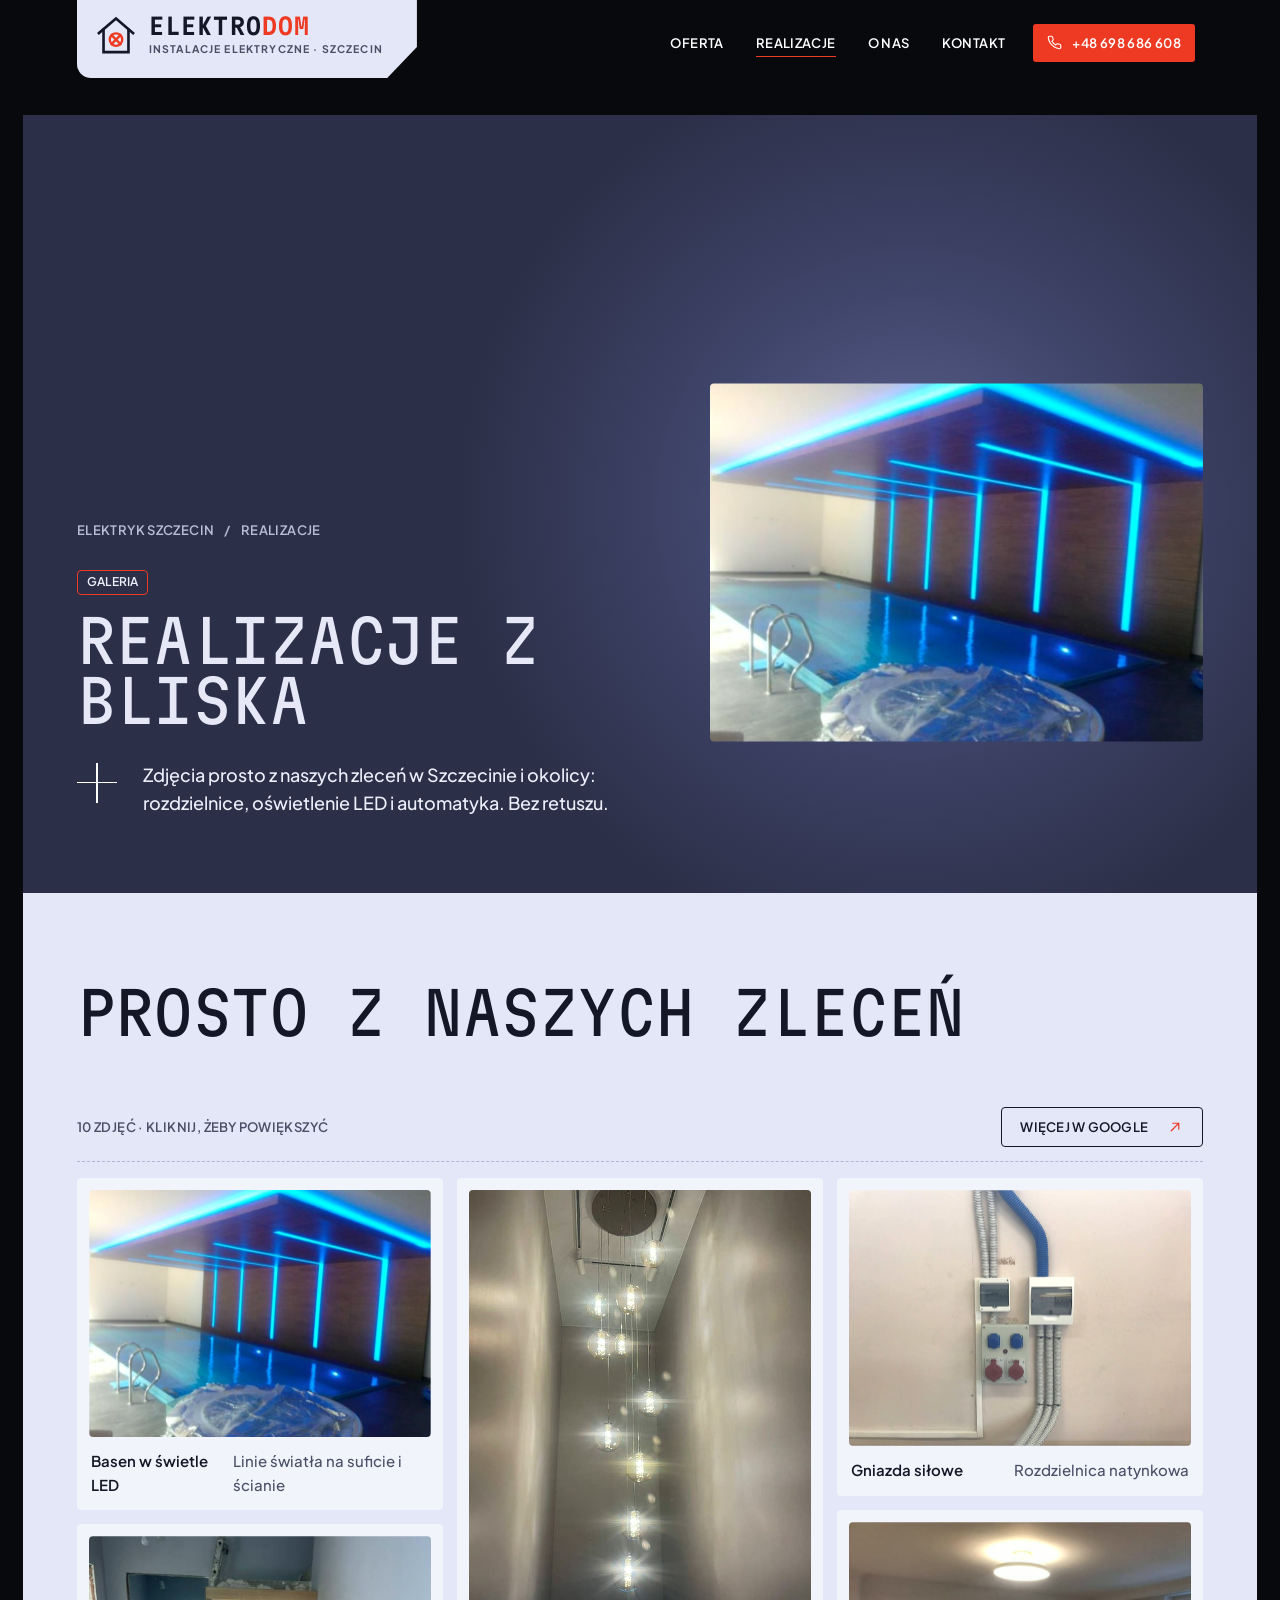
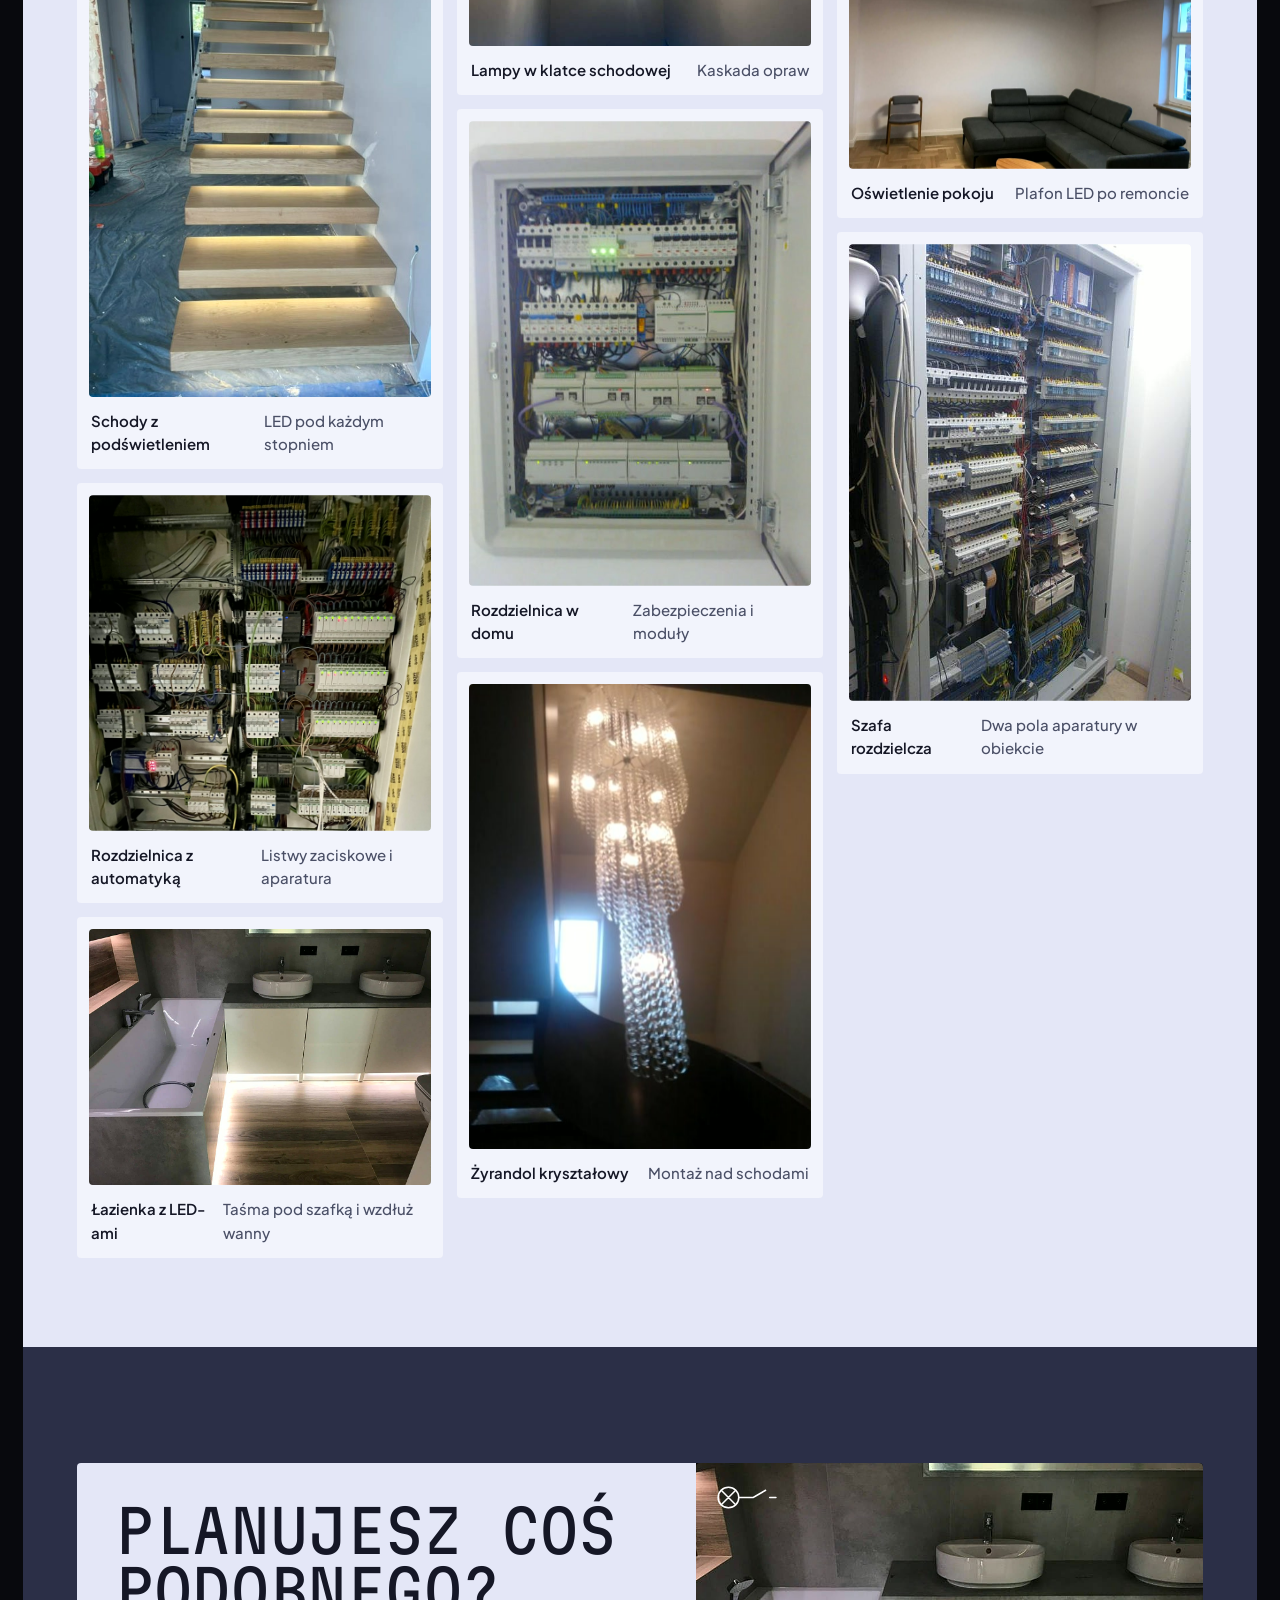
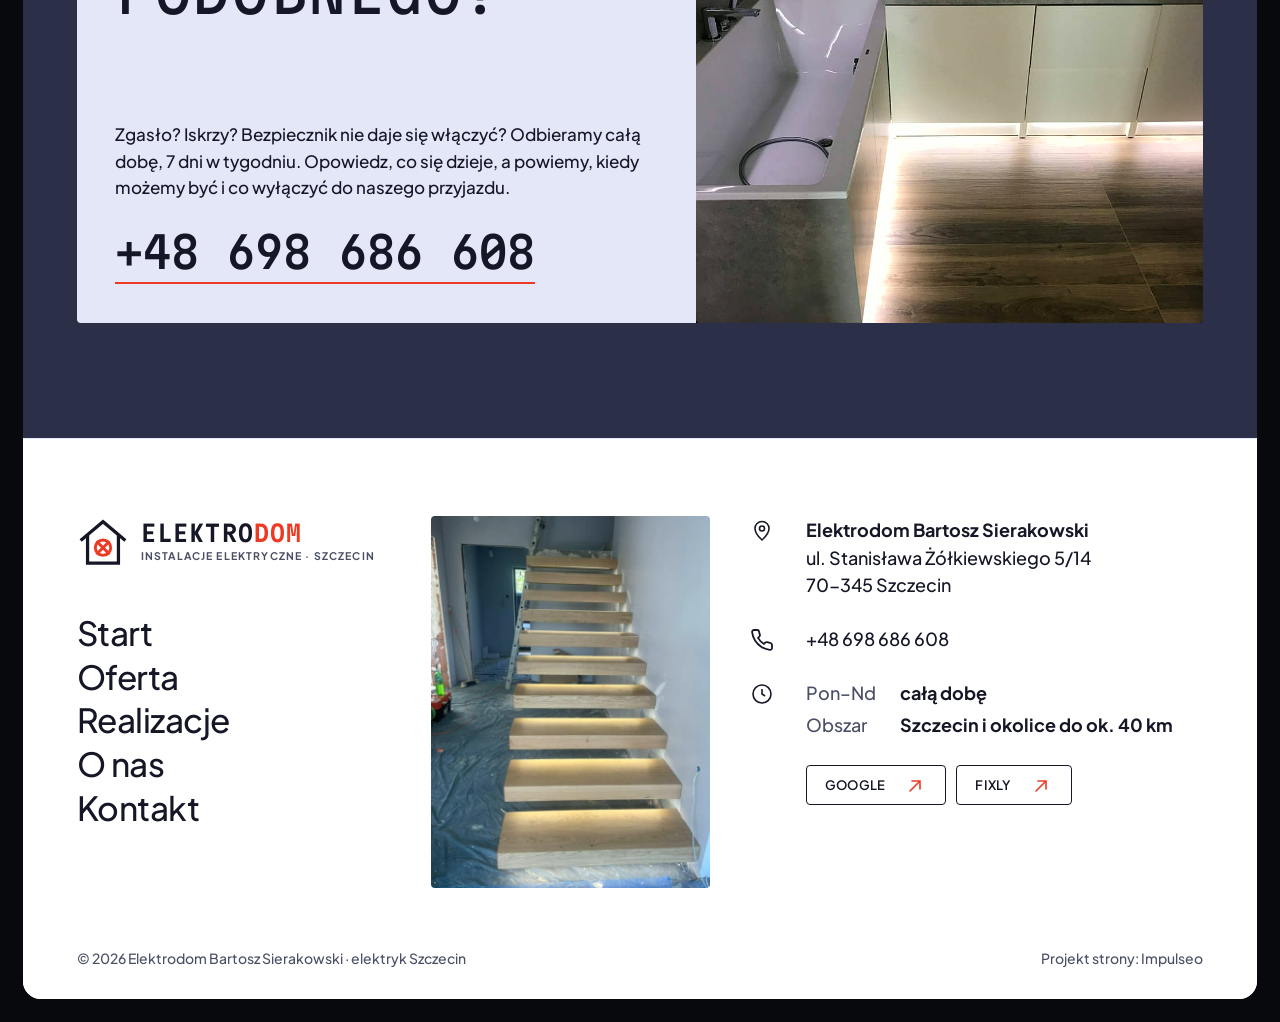
<file: realizacje.html>
<!DOCTYPE html>
<html lang="pl">
<head>
<meta charset="UTF-8">
<meta name="viewport" content="width=device-width, initial-scale=1.0">
<title>Realizacje elektryka w Szczecinie – zdjęcia | Elektrodom</title>
<meta name="description" content="Zdjęcia z realizacji Elektrodom: rozdzielnice, oświetlenie LED, basen, schody, automatyka i szafy sterownicze. Elektryk Szczecin i okolice.">
<link rel="canonical" href="https://impulseo-pl.github.io/elektrodom/realizacje.html">
<!-- DEMO: noindex zostaje do czasu wdrożenia na domenie klienta, wtedy: index, follow -->
<meta name="robots" content="noindex, nofollow">
<meta name="theme-color" content="#2b2f47">
<meta name="geo.region" content="PL-ZP">
<meta name="geo.placename" content="Szczecin">
<meta name="geo.position" content="53.4301319;14.5360166">
<meta name="ICBM" content="53.4301319, 14.5360166">
<meta property="og:type" content="website">
<meta property="og:locale" content="pl_PL">
<meta property="og:site_name" content="Elektrodom – elektryk Szczecin">
<meta property="og:title" content="Realizacje elektryka w Szczecinie – zdjęcia | Elektrodom">
<meta property="og:description" content="Zdjęcia z realizacji Elektrodom: rozdzielnice, oświetlenie LED, basen, schody, automatyka i szafy sterownicze. Elektryk Szczecin i okolice.">
<meta property="og:url" content="https://impulseo-pl.github.io/elektrodom/realizacje.html">
<meta property="og:image" content="https://impulseo-pl.github.io/elektrodom/img/og.jpg">
<meta property="og:image:width" content="1200">
<meta property="og:image:height" content="630">
<meta name="twitter:card" content="summary_large_image">
<link rel="icon" type="image/png" href="img/favicon.png">
<link rel="apple-touch-icon" href="img/apple-touch-icon.png">
<link rel="sitemap" type="application/xml" href="sitemap.xml">
<script type="application/ld+json">{"@context": "https://schema.org", "@graph": [{"@type": "Electrician", "@id": "https://impulseo-pl.github.io/elektrodom/#firma", "name": "Elektrodom Bartosz Sierakowski", "alternateName": "Elektrodom", "url": "https://impulseo-pl.github.io/elektrodom/", "telephone": "+48698686608", "email": "biuro-elektrodom@wp.pl", "image": ["https://impulseo-pl.github.io/elektrodom/img/og.jpg", "https://impulseo-pl.github.io/elektrodom/img/g3.jpg", "https://impulseo-pl.github.io/elektrodom/img/g16.jpg"], "logo": "https://impulseo-pl.github.io/elektrodom/img/logo.png", "description": "Elektryk w Szczecinie od 2012 roku: instalacje elektryczne, pogotowie elektryczne 24h, rozdzielnice, oświetlenie LED, automatyka, pomiary, monitoring i alarmy.", "foundingDate": "2012", "founder": {"@type": "Person", "name": "Bartosz Sierakowski"}, "address": {"@type": "PostalAddress", "streetAddress": "ul. Stanisława Żółkiewskiego 5/14", "postalCode": "70-345", "addressLocality": "Szczecin", "addressRegion": "zachodniopomorskie", "addressCountry": "PL"}, "geo": {"@type": "GeoCoordinates", "latitude": 53.4301319, "longitude": 14.5360166}, "hasMap": "https://maps.google.com/?cid=2339905175284633755", "openingHoursSpecification": [{"@type": "OpeningHoursSpecification", "dayOfWeek": ["Monday", "Tuesday", "Wednesday", "Thursday", "Friday", "Saturday", "Sunday"], "opens": "00:00", "closes": "23:59"}], "areaServed": [{"@type": "City", "name": "Szczecin"}, {"@type": "City", "name": "Mierzyn"}, {"@type": "City", "name": "Dobra"}, {"@type": "City", "name": "Kołbaskowo"}, {"@type": "City", "name": "Police"}, {"@type": "City", "name": "Gryfino"}, {"@type": "City", "name": "Goleniów"}, {"@type": "City", "name": "Stargard"}, {"@type": "City", "name": "Pyrzyce"}], "knowsAbout": ["instalacje elektryczne", "pogotowie elektryczne", "rozdzielnice elektryczne", "oświetlenie LED", "automatyka budynkowa", "pomiary elektryczne", "monitoring CCTV", "systemy alarmowe"], "memberOf": {"@type": "Organization", "name": "Zachodniopomorski Związek Przedsiębiorców i Pracodawców"}, "hasOfferCatalog": {"@type": "OfferCatalog", "name": "Usługi elektryczne – Szczecin", "itemListElement": [{"@type": "Offer", "itemOffered": {"@type": "Service", "name": "Awarie i pogotowie elektryczne", "url": "https://impulseo-pl.github.io/elektrodom/oferta.html#awarie", "areaServed": "Szczecin i okolice"}}, {"@type": "Offer", "itemOffered": {"@type": "Service", "name": "Instalacje elektryczne", "url": "https://impulseo-pl.github.io/elektrodom/oferta.html#instalacje", "areaServed": "Szczecin i okolice"}}, {"@type": "Offer", "itemOffered": {"@type": "Service", "name": "Rozdzielnice i zabezpieczenia", "url": "https://impulseo-pl.github.io/elektrodom/oferta.html#rozdzielnice", "areaServed": "Szczecin i okolice"}}, {"@type": "Offer", "itemOffered": {"@type": "Service", "name": "Oświetlenie i LED", "url": "https://impulseo-pl.github.io/elektrodom/oferta.html#oswietlenie", "areaServed": "Szczecin i okolice"}}, {"@type": "Offer", "itemOffered": {"@type": "Service", "name": "Automatyka i sterowanie", "url": "https://impulseo-pl.github.io/elektrodom/oferta.html#automatyka", "areaServed": "Szczecin i okolice"}}, {"@type": "Offer", "itemOffered": {"@type": "Service", "name": "Pomiary elektryczne i protokoły", "url": "https://impulseo-pl.github.io/elektrodom/oferta.html#pomiary", "areaServed": "Szczecin i okolice"}}, {"@type": "Offer", "itemOffered": {"@type": "Service", "name": "Monitoring, alarmy i anteny", "url": "https://impulseo-pl.github.io/elektrodom/oferta.html#monitoring", "areaServed": "Szczecin i okolice"}}]}, "sameAs": ["https://maps.google.com/?cid=2339905175284633755", "https://fixly.pl/profil/bartosz-sierakowski-byovga35x", "https://www.oferteo.pl/elektrodom-bartosz-sierakowski/firma/1865440"]}, {"@type": "WebSite", "@id": "https://impulseo-pl.github.io/elektrodom/#strona", "url": "https://impulseo-pl.github.io/elektrodom/", "name": "Elektrodom – elektryk Szczecin", "inLanguage": "pl-PL", "publisher": {"@id": "https://impulseo-pl.github.io/elektrodom/#firma"}}, {"@type": "WebPage", "@id": "https://impulseo-pl.github.io/elektrodom/realizacje.html#webpage", "url": "https://impulseo-pl.github.io/elektrodom/realizacje.html", "name": "Realizacje elektryka w Szczecinie – zdjęcia | Elektrodom", "description": "Zdjęcia z realizacji Elektrodom: rozdzielnice, oświetlenie LED, basen, schody, automatyka i szafy sterownicze. Elektryk Szczecin i okolice.", "inLanguage": "pl-PL", "isPartOf": {"@id": "https://impulseo-pl.github.io/elektrodom/#strona"}, "about": {"@id": "https://impulseo-pl.github.io/elektrodom/#firma"}, "dateModified": "2026-11-13"}, {"@type": "BreadcrumbList", "itemListElement": [{"@type": "ListItem", "position": 1, "name": "Elektryk Szczecin", "item": "https://impulseo-pl.github.io/elektrodom/"}, {"@type": "ListItem", "position": 2, "name": "Realizacje", "item": "https://impulseo-pl.github.io/elektrodom/realizacje.html"}]}]}</script>
<script>(function(){var d=document.documentElement;d.classList.add('js');try{if(!matchMedia('(prefers-reduced-motion: reduce)').matches)d.classList.add('anim')}catch(e){}setTimeout(function(){if(!d.classList.contains('anim-ok'))d.classList.remove('anim')},3500)})();</script>
<script>(function(){try{var d=document.documentElement;if(/[?&]intro/.test(location.search)||!sessionStorage.getItem('ed_intro')){sessionStorage.setItem('ed_intro','1');if(!sessionStorage.getItem('pxnav'))d.classList.add('intro')}}catch(e){}})();</script>
<link rel="preload" as="image" href="img/g3.jpg" fetchpriority="high">
<link rel="preconnect" href="https://fonts.googleapis.com">
<link rel="preconnect" href="https://fonts.gstatic.com" crossorigin>
<link href="https://fonts.googleapis.com/css2?family=Martian+Mono:wdth,wght@87.5,400..600&amp;family=Plus+Jakarta+Sans:wght@400;500;600;700&amp;display=swap" rel="stylesheet">
<link rel="stylesheet" href="assets/styles.css?v=20261113e">
<script src="assets/lenis.min.js?v=1.1.20" defer></script>
<script src="assets/main.js?v=20261113e" defer></script>
</head>
<body>
<script>(function(){try{if(!sessionStorage.getItem('pxnav'))return;sessionStorage.removeItem('pxnav');var c=innerWidth<700?6:12,r=Math.ceil(c*innerHeight/innerWidth),g=document.createElement('div');g.className='px-cover';g.style.gridTemplateColumns='repeat('+c+',1fr)';g.style.gridTemplateRows='repeat('+r+',1fr)';for(var k=0;k<c*r;k++){var i=document.createElement('i');i.style.transitionDelay=(Math.random()*.32).toFixed(3)+'s';g.appendChild(i)}document.body.appendChild(g)}catch(e){}})();</script>
<div class="loader" aria-hidden="true"><div class="ld-cells"></div><div class="ld-in"><span class="logo"><svg class="syg" viewBox="0 0 64 64" fill="none" stroke-linecap="square" aria-hidden="true"><path class="s-roof" pathLength="1" d="M6 29L32 7l26 22" stroke="currentColor" stroke-width="4"/><path class="s-wall" pathLength="1" d="M13 24v34h38V24" stroke="currentColor" stroke-width="4"/><circle class="s-lamp" pathLength="1" cx="32" cy="39" r="9.5" stroke="#ee3a22" stroke-width="3.6"/><path class="s-x" pathLength="1" d="M25.3 32.3l13.4 13.4M38.7 32.3L25.3 45.7" stroke="#ee3a22" stroke-width="3.6"/></svg><span class="wm"><b><i style="--i:0">E</i><i style="--i:1">L</i><i style="--i:2">E</i><i style="--i:3">K</i><i style="--i:4">T</i><i style="--i:5">R</i><i style="--i:6">O</i><i class="r" style="--i:7">D</i><i class="r" style="--i:8">O</i><i class="r" style="--i:9">M</i></b><small>Elektryk · Szczecin · od 2012</small></span></span><span class="ld-bar"><i></i></span></div></div>
<script>(function(){var d=document.documentElement;if(!d.classList.contains('intro'))return;var g=document.querySelector('.ld-cells'),c=innerWidth<700?6:12,r=Math.ceil(c*innerHeight/innerWidth);g.style.gridTemplateColumns='repeat('+c+',1fr)';g.style.gridTemplateRows='repeat('+r+',1fr)';for(var k=0;k<c*r;k++){var i=document.createElement('i');i.style.transitionDelay=(Math.random()*.35).toFixed(3)+'s';g.appendChild(i)}})();</script>
<a class="skip" href="#tresc">Przejdź do treści</a>
<header class="top"><div class="top-in">
<a class="chip" href="index.html" aria-label="Elektrodom – elektryk Szczecin, strona główna"><span class="logo"><svg class="syg" viewBox="0 0 64 64" fill="none" stroke-linecap="square" aria-hidden="true"><path class="s-roof" pathLength="1" d="M6 29L32 7l26 22" stroke="currentColor" stroke-width="4"/><path class="s-wall" pathLength="1" d="M13 24v34h38V24" stroke="currentColor" stroke-width="4"/><circle class="s-lamp" pathLength="1" cx="32" cy="39" r="9.5" stroke="#ee3a22" stroke-width="3.6"/><path class="s-x" pathLength="1" d="M25.3 32.3l13.4 13.4M38.7 32.3L25.3 45.7" stroke="#ee3a22" stroke-width="3.6"/></svg><span class="wm"><b><i style="--i:0">E</i><i style="--i:1">L</i><i style="--i:2">E</i><i style="--i:3">K</i><i style="--i:4">T</i><i style="--i:5">R</i><i style="--i:6">O</i><i class="r" style="--i:7">D</i><i class="r" style="--i:8">O</i><i class="r" style="--i:9">M</i></b><small>Instalacje elektryczne · Szczecin</small></span></span></a>
<nav class="bar" aria-label="Menu główne"><a href="oferta.html">Oferta</a><a href="realizacje.html" aria-current=page>Realizacje</a><a href="o-nas.html">O nas</a><a href="kontakt.html">Kontakt</a><a class="call-l" href="tel:+48698686608"><svg viewBox="0 0 24 24" fill="none" stroke="currentColor" stroke-width="1.8" stroke-linecap="round" stroke-linejoin="round"><path d="M22 16.9v3a2 2 0 0 1-2.2 2 19.8 19.8 0 0 1-8.6-3.1 19.5 19.5 0 0 1-6-6A19.8 19.8 0 0 1 2.1 4.2 2 2 0 0 1 4.1 2h3a2 2 0 0 1 2 1.7c.1 1 .4 1.9.7 2.8a2 2 0 0 1-.5 2.1L8 9.9a16 16 0 0 0 6 6l1.3-1.3a2 2 0 0 1 2.1-.4c.9.3 1.8.6 2.8.7a2 2 0 0 1 1.7 2z"/></svg>+48 698 686 608</a></nav>
<button class="burger" data-menu aria-label="Otwórz menu"><span></span><span></span></button>
</div></header>
<div class="menu" aria-label="Menu"><button class="menu-x" data-menu aria-label="Zamknij menu">×</button><a href="index.html">Start</a><a href="oferta.html">Oferta</a><a href="realizacje.html">Realizacje</a><a href="o-nas.html">O nas</a><a href="kontakt.html">Kontakt</a><a class="btn btn-fill" href="tel:+48698686608">Zadzwoń: +48 698 686 608 <svg class="ar" viewBox="0 0 24 24" fill="none" stroke="currentColor" stroke-width="1.6" stroke-linecap="round" stroke-linejoin="round"><path d="M5 5v9h13M14 10l4 4-4 4"/></svg></a></div>
<div class="frame">
<main id="tresc">
<section class="phero dark glow"><div class="wrap">
<div class="phero-l"><nav class="crumbs" aria-label="Okruszki"><a href="index.html">Elektryk Szczecin</a><span>/</span><span aria-current="page">Realizacje</span></nav>
<span class="tag">Galeria</span><h1 class="mono d2">Realizacje z bliska</h1>
<div class="hero-p"><span class="cross"></span><p>Zdjęcia prosto z naszych zleceń w Szczecinie i okolicy: rozdzielnice, oświetlenie LED i automatyka. Bez retuszu.</p></div></div>
<div class="phero-r"><div class="pix "><img src="img/g3.jpg" alt="Basen z oświetleniem LED – realizacja Elektrodom Szczecin" width="1006" height="728" decoding="async"></div></div>
</div></section>
<section class="grid-sec" aria-labelledby="gal"><div class="wrap">
<h2 id="gal" class="mono d2 g-title rv">Prosto z naszych zleceń</h2>
<div class="g-head"><span class="label">10 zdjęć · kliknij, żeby powiększyć</span><a class="btn" href="https://maps.google.com/?cid=2339905175284633755" target="_blank" rel="noopener">Więcej w Google <svg class="ar" viewBox="0 0 24 24" fill="none" stroke="currentColor" stroke-width="1.6" stroke-linecap="round"><path d="M7 17L17 7M9 7h8v8"/></svg></a></div><hr class="dash">
<div class="gal"><figure data-lb="img/g3.jpg"><div class="pix" style="aspect-ratio:1006/728"><img src="img/g3.jpg" alt="Basen w świetle LED – realizacja elektryka Elektrodom, Szczecin" width="1006" height="728" loading="lazy" decoding="async"></div><figcaption><b>Basen w świetle LED</b><span>Linie światła na suficie i ścianie</span></figcaption></figure><figure data-lb="img/g13.jpg"><div class="pix" style="aspect-ratio:576/776"><img src="img/g13.jpg" alt="Schody z podświetleniem – realizacja elektryka Elektrodom, Szczecin" width="576" height="776" loading="lazy" decoding="async"></div><figcaption><b>Schody z podświetleniem</b><span>LED pod każdym stopniem</span></figcaption></figure><figure data-lb="img/g16.jpg"><div class="pix" style="aspect-ratio:1548/1518"><img src="img/g16.jpg" alt="Rozdzielnica z automatyką – realizacja elektryka Elektrodom, Szczecin" width="1548" height="1518" loading="lazy" decoding="async"></div><figcaption><b>Rozdzielnica z automatyką</b><span>Listwy zaciskowe i aparatura</span></figcaption></figure><figure data-lb="img/g1.jpg"><div class="pix" style="aspect-ratio:1069/800"><img src="img/g1.jpg" alt="Łazienka z LED-ami – realizacja elektryka Elektrodom, Szczecin" width="1069" height="800" loading="lazy" decoding="async"></div><figcaption><b>Łazienka z LED-ami</b><span>Taśma pod szafką i wzdłuż wanny</span></figcaption></figure><figure data-lb="img/g8.jpg"><div class="pix" style="aspect-ratio:600/800"><img src="img/g8.jpg" alt="Lampy w klatce schodowej – realizacja elektryka Elektrodom, Szczecin" width="600" height="800" loading="lazy" decoding="async"></div><figcaption><b>Lampy w klatce schodowej</b><span>Kaskada opraw</span></figcaption></figure><figure data-lb="img/g2.jpg"><div class="pix" style="aspect-ratio:508/690"><img src="img/g2.jpg" alt="Rozdzielnica w domu – realizacja elektryka Elektrodom, Szczecin" width="508" height="690" loading="lazy" decoding="async"></div><figcaption><b>Rozdzielnica w domu</b><span>Zabezpieczenia i moduły</span></figcaption></figure><figure data-lb="img/g4.jpg"><div class="pix" style="aspect-ratio:510/692"><img src="img/g4.jpg" alt="Żyrandol kryształowy – realizacja elektryka Elektrodom, Szczecin" width="510" height="692" loading="lazy" decoding="async"></div><figcaption><b>Żyrandol kryształowy</b><span>Montaż nad schodami</span></figcaption></figure><figure data-lb="img/g9.jpg"><div class="pix" style="aspect-ratio:1067/800"><img src="img/g9.jpg" alt="Gniazda siłowe – realizacja elektryka Elektrodom, Szczecin" width="1067" height="800" loading="lazy" decoding="async"></div><figcaption><b>Gniazda siłowe</b><span>Rozdzielnica natynkowa</span></figcaption></figure><figure data-lb="img/g5.jpg"><div class="pix" style="aspect-ratio:1006/728"><img src="img/g5.jpg" alt="Oświetlenie pokoju – realizacja elektryka Elektrodom, Szczecin" width="1006" height="728" loading="lazy" decoding="async"></div><figcaption><b>Oświetlenie pokoju</b><span>Plafon LED po remoncie</span></figcaption></figure><figure data-lb="img/g7.jpg"><div class="pix" style="aspect-ratio:538/718"><img src="img/g7.jpg" alt="Szafa rozdzielcza – realizacja elektryka Elektrodom, Szczecin" width="538" height="718" loading="lazy" decoding="async"></div><figcaption><b>Szafa rozdzielcza</b><span>Dwa pola aparatury w obiekcie</span></figcaption></figure></div></div></section>
<section class="sos dark" aria-labelledby="sos"><div class="wrap"><div class="sos-grid rv">
<div class="sos-l"><h2 id="sos" class="mono d2">Planujesz coś podobnego?</h2>
<div><p>Zgasło? Iskrzy? Bezpiecznik nie daje się włączyć? Odbieramy całą dobę, 7 dni w tygodniu. Opowiedz, co się dzieje, a powiemy, kiedy możemy być i co wyłączyć do naszego przyjazdu.</p>
<p style="margin-top:28px"><a class="sos-num" href="tel:+48698686608">+48 698 686 608</a></p></div></div>
<div class="sos-r"><svg class="sym" style="width:64px" viewBox="0 0 62 32" fill="none" stroke="currentColor" stroke-width="1.5" stroke-linecap="round" aria-hidden="true"><circle cx="14" cy="16" r="10"/><path d="M7 9l14 14M21 9L7 23M24 16h14l12-7M54 16h6"/></svg><div class="pix cover"><img src="img/g1.jpg" alt="Łazienka z taśmą LED – realizacja Elektrodom" width="1069" height="800" loading="lazy" decoding="async"></div></div>
</div></div></section>
</main>
<footer class="foot"><div class="wrap foot-grid">
<nav class="foot-nav" aria-label="Strony"><a href="index.html" class="foot-logo" aria-label="Elektrodom"><span class="logo"><svg class="syg" viewBox="0 0 64 64" fill="none" stroke-linecap="square" aria-hidden="true"><path class="s-roof" pathLength="1" d="M6 29L32 7l26 22" stroke="currentColor" stroke-width="4"/><path class="s-wall" pathLength="1" d="M13 24v34h38V24" stroke="currentColor" stroke-width="4"/><circle class="s-lamp" pathLength="1" cx="32" cy="39" r="9.5" stroke="#ee3a22" stroke-width="3.6"/><path class="s-x" pathLength="1" d="M25.3 32.3l13.4 13.4M38.7 32.3L25.3 45.7" stroke="#ee3a22" stroke-width="3.6"/></svg><span class="wm"><b><i style="--i:0">E</i><i style="--i:1">L</i><i style="--i:2">E</i><i style="--i:3">K</i><i style="--i:4">T</i><i style="--i:5">R</i><i style="--i:6">O</i><i class="r" style="--i:7">D</i><i class="r" style="--i:8">O</i><i class="r" style="--i:9">M</i></b><small>Instalacje elektryczne · Szczecin</small></span></span></a><a href="index.html">Start</a><a href="oferta.html">Oferta</a><a href="realizacje.html">Realizacje</a><a href="o-nas.html">O nas</a><a href="kontakt.html">Kontakt</a></nav>
<div class="foot-img"><img src="img/g13.jpg" alt="Schody z podświetleniem LED – realizacja Elektrodom Szczecin" width="576" height="776" loading="lazy"></div>
<div class="foot-info">
<div class="foot-row"><svg viewBox="0 0 24 24" fill="none" stroke="currentColor" stroke-width="1.6"><path d="M12 21s-7-6.2-7-11.5A7 7 0 0 1 19 9.5C19 14.8 12 21 12 21z"/><circle cx="12" cy="9.5" r="2.5"/></svg><address><b>Elektrodom Bartosz Sierakowski</b><br>ul. Stanisława Żółkiewskiego 5/14<br>70-345 Szczecin</address></div>
<div class="foot-row"><svg viewBox="0 0 24 24" fill="none" stroke="currentColor" stroke-width="1.8" stroke-linecap="round" stroke-linejoin="round"><path d="M22 16.9v3a2 2 0 0 1-2.2 2 19.8 19.8 0 0 1-8.6-3.1 19.5 19.5 0 0 1-6-6A19.8 19.8 0 0 1 2.1 4.2 2 2 0 0 1 4.1 2h3a2 2 0 0 1 2 1.7c.1 1 .4 1.9.7 2.8a2 2 0 0 1-.5 2.1L8 9.9a16 16 0 0 0 6 6l1.3-1.3a2 2 0 0 1 2.1-.4c.9.3 1.8.6 2.8.7a2 2 0 0 1 1.7 2z"/></svg><a href="tel:+48698686608">+48 698 686 608</a></div>
<div class="foot-row"><svg viewBox="0 0 24 24" fill="none" stroke="currentColor" stroke-width="1.6"><circle cx="12" cy="12" r="9"/><path d="M12 7v5l3 2"/></svg><div class="hours-t"><span>Pon–Nd</span><b>całą dobę</b><span>Obszar</span><b>Szczecin i okolice do ok. 40 km</b></div></div>
<div class="foot-row"><span></span><div style="display:flex;gap:10px;flex-wrap:wrap"><a class="btn" style="min-height:40px;font-size:13px" href="https://maps.google.com/?cid=2339905175284633755" target="_blank" rel="noopener">Google <svg class="ar" viewBox="0 0 24 24" fill="none" stroke="currentColor" stroke-width="1.6" stroke-linecap="round"><path d="M7 17L17 7M9 7h8v8"/></svg></a><a class="btn" style="min-height:40px;font-size:13px" href="https://fixly.pl/profil/bartosz-sierakowski-byovga35x" target="_blank" rel="noopener">Fixly <svg class="ar" viewBox="0 0 24 24" fill="none" stroke="currentColor" stroke-width="1.6" stroke-linecap="round"><path d="M7 17L17 7M9 7h8v8"/></svg></a></div></div>
</div>
</div>
<div class="wrap foot-bot"><span>© 2026 Elektrodom Bartosz Sierakowski · elektryk Szczecin</span><span>Projekt strony: <a href="https://impulseo.pl" target="_blank" rel="noopener">Impulseo</a></span></div>
</footer>
</div>
<a class="btn btn-fill fab" href="tel:+48698686608">Zadzwoń: +48 698 686 608 <svg class="ar" viewBox="0 0 24 24" fill="none" stroke="currentColor" stroke-width="1.6" stroke-linecap="round" stroke-linejoin="round"><path d="M5 5v9h13M14 10l4 4-4 4"/></svg></a>
<div class="lb" role="dialog" aria-label="Powiększenie zdjęcia"><button aria-label="Zamknij">×</button><img alt=""></div>
</body>
</html>
</file>
<file: assets/styles.css>
/* Elektrodom – demo v4, układ wg ThermoKonnect: rysunek techniczny, symbole elektryczne, piksele */
:root{
  --gut:#08090d;
  --navy:#2b2f47;
  --navy-2:#23263a;
  --navy-3:#3a3f5e;
  --lav:#e4e7f7;
  --lav-2:#f2f4fc;
  --white:#fff;
  --ink:#151726;
  --ink-2:#4a4f66;
  --on-dark:#eceefa;
  --on-dark-2:#b9bdd6;
  --red:#ee3a22;
  --blue:#5b6cf0;
  --mono:'Martian Mono',ui-monospace,monospace;
  --sans:'Plus Jakarta Sans',system-ui,sans-serif;
  --pad:clamp(18px,4.2vw,64px);
  --frame:clamp(8px,1.8vw,26px);
  --ease:cubic-bezier(.22,.31,0,1);
  --ease-2:cubic-bezier(.6,0,.05,1);
}
*,*::before,*::after{box-sizing:border-box}
html{-webkit-text-size-adjust:100%}
html.lenis,html.lenis body{height:auto}
.lenis.lenis-smooth{scroll-behavior:auto!important}
body{margin:0;background:var(--gut);color:var(--ink);font-family:var(--sans);font-weight:500;font-size:17px;line-height:1.55;-webkit-font-smoothing:antialiased;overflow-x:hidden}
img{max-width:100%;display:block}
a{color:inherit}
button{font:inherit;color:inherit}
p{margin:0 0 1em}
h1,h2,h3,h4{margin:0;font-weight:500}
.skip{position:absolute;left:-9999px;top:8px;background:#fff;color:#000;padding:8px 14px;z-index:999}
.skip:focus{left:8px}
::selection{background:var(--red);color:#fff}

/* ramka: cała strona w zaokrąglonym panelu na czarnym tle */
.frame{margin:0 var(--frame) var(--frame);border-radius:0 0 18px 18px;overflow:clip;background:var(--white);position:relative}
.wrap{max-width:1360px;margin:0 auto;padding:0 var(--pad);position:relative}

/* typografia */
.mono{font-family:var(--mono);font-weight:400;text-transform:uppercase;font-stretch:87.5%;letter-spacing:.01em;line-height:1.02}
.d1{font-size:clamp(46px,min(7.2vw,12.5vh),112px)}
.d2{font-size:clamp(34px,4.6vw,72px)}
.d3{font-size:clamp(26px,2.9vw,44px);line-height:1.12}
.t-xl{font-size:clamp(26px,3vw,44px);line-height:1.22;letter-spacing:-.015em;font-weight:500}
.t-l{font-size:clamp(24px,2.3vw,34px);line-height:1.2;letter-spacing:-.01em}
.red{color:var(--red)}
.tag{display:inline-flex;align-items:center;gap:8px;border:1.5px solid var(--red);border-radius:4px;padding:4px 9px;font-size:12px;font-weight:600;text-transform:uppercase;letter-spacing:.02em;line-height:1.2;white-space:nowrap}
.dark .tag{color:var(--on-dark)}
.label{font-size:13px;font-weight:600;text-transform:uppercase;letter-spacing:.03em;color:var(--ink-2)}
.dark .label{color:var(--on-dark-2)}

/* symbole: krzyżyk montażowy */
.cross{position:relative;display:inline-block;width:40px;height:40px;flex:none}
.cross::before,.cross::after{content:"";position:absolute;background:currentColor}
.cross::before{left:0;right:0;top:50%;height:1.5px;margin-top:-.75px}
.cross::after{top:0;bottom:0;left:50%;width:1.5px;margin-left:-.75px}
.sym{display:block;color:currentColor}

/* przyciski */
.btn{display:inline-flex;align-items:center;justify-content:space-between;gap:18px;min-height:52px;padding:0 18px;border:1.5px solid currentColor;border-radius:4px;text-decoration:none;font-size:15px;font-weight:600;text-transform:uppercase;letter-spacing:.02em;cursor:pointer;background:transparent;transition:background .35s var(--ease),color .35s var(--ease),border-color .35s}
.btn svg{width:18px;height:18px;flex:none}
.btn .ar{color:var(--red);transition:transform .4s var(--ease)}
.btn:hover .ar{transform:translate(3px,2px)}
.btn-fill{background:var(--red);border-color:var(--red);color:#fff}
.btn-fill .ar{color:#fff}
.btn-fill:hover{background:#d22c16;border-color:#d22c16}
.btn:not(.btn-fill):hover{background:var(--lav)}
.dark .btn:not(.btn-fill):hover{background:var(--navy-3)}

/* karta-przycisk jak „Visit Shop” */
.boxlink{display:flex;flex-direction:column;justify-content:space-between;width:min(100%,300px);min-height:200px;padding:16px 20px;border:1.5px solid currentColor;border-radius:4px;text-decoration:none;transition:background .4s var(--ease)}
.boxlink b{font-size:26px;font-weight:500;letter-spacing:-.01em;line-height:1.15}
.boxlink span{font-size:15px;color:var(--on-dark-2)}
.boxlink .ar{align-self:flex-end;width:26px;height:26px;color:var(--red);transition:transform .4s var(--ease)}
.boxlink:hover{background:rgba(255,255,255,.06)}
.boxlink:hover .ar{transform:translate(4px,3px)}

/* ===== nagłówek ===== */
.top{position:fixed;z-index:50;left:var(--frame);right:var(--frame);top:0;pointer-events:none}
.top-in{display:flex;align-items:flex-start;justify-content:space-between;gap:20px;padding:0 var(--pad)}
.chip{pointer-events:auto;display:block;background:var(--lav);padding:16px 30px 18px 18px;border-radius:0 0 14px 14px;clip-path:polygon(0 0,100% 0,100% 60%,calc(100% - 30px) 100%,0 100%)}
.chip img{height:40px;width:auto;border-radius:4px}
.bar{pointer-events:auto;margin-top:18px;display:flex;align-items:center;gap:4px;background:transparent;border-radius:4px;padding:0 8px;height:50px;transition:background .45s var(--ease),margin .45s var(--ease)}
.top.solid .bar{background:#000;margin-top:14px}
.bar a{color:#fff;text-decoration:none;font-size:13px;font-weight:600;text-transform:uppercase;letter-spacing:.03em;padding:8px 14px;border-radius:3px;position:relative}
.bar a::after{content:"";position:absolute;left:14px;right:14px;bottom:4px;height:1.5px;background:var(--red);transform:scaleX(0);transform-origin:left;transition:transform .4s var(--ease)}
.bar a:hover::after,.bar a[aria-current]::after{transform:scaleX(1)}
.bar .call-l{display:inline-flex;align-items:center;gap:10px;background:var(--red);margin-left:10px;padding:9px 14px}
.bar .call-l::after{display:none}
.bar .call-l svg{width:15px;height:15px}
.burger{display:none;pointer-events:auto;margin-top:14px;width:50px;height:50px;border-radius:4px;background:#000;border:0;cursor:pointer}
.burger span{display:block;width:20px;height:1.5px;background:#fff;margin:5px auto}
.menu{position:fixed;inset:0;z-index:70;background:var(--navy);color:var(--on-dark);display:flex;flex-direction:column;justify-content:center;gap:4px;padding:0 28px;opacity:0;pointer-events:none;transition:opacity .35s}
.menu.open{opacity:1;pointer-events:auto}
.menu a{text-decoration:none;font-family:var(--mono);font-stretch:87.5%;text-transform:uppercase;font-size:30px;padding:8px 0;border-bottom:1px solid rgba(255,255,255,.12)}
.menu .btn{margin-top:28px;font-family:var(--sans);font-size:15px;border:0;padding:0 18px}
.menu-x{position:absolute;top:16px;right:18px;width:50px;height:50px;border-radius:4px;border:1.5px solid rgba(255,255,255,.4);background:none;font-size:26px;cursor:pointer}

/* ===== sekcje ciemne ===== */
.dark{background:var(--navy);color:var(--on-dark)}
.glow{background:radial-gradient(56vw 56vw at 72% 50%,#5d6390 0%,#40456b 30%,var(--navy) 64%)}

/* HERO */
.hero{min-height:100svh;padding-top:100px;padding-bottom:24px;position:relative;overflow:hidden}
.hero .wrap{min-height:calc(100svh - 124px);display:grid;grid-template-columns:minmax(0,1.05fr) minmax(0,.95fr);grid-template-rows:auto 1fr auto;gap:0 30px}
.now{grid-column:1/-1;justify-self:center;display:flex;align-items:center;gap:14px;background:rgba(255,255,255,.07);border-radius:6px;padding:8px 22px 8px 8px;font-size:15px;line-height:1.3;max-width:460px;text-decoration:none;transition:background .3s}
.now:hover{background:rgba(255,255,255,.12)}
.now img{width:60px;height:60px;object-fit:cover;border-radius:4px}
.hero-l{grid-column:1;grid-row:2;align-self:center;position:relative;z-index:2;padding:26px 0 18px}
.hero h1{position:relative;margin:0 0 26px;color:#e6e8f8}
.hero h1 .ln{display:block;white-space:nowrap}
.hero .slide-tag{margin-bottom:16px;min-height:26px}
.hero-p{display:grid;grid-template-columns:auto 1fr;gap:26px;align-items:start;max-width:560px}
.hero-p p{font-size:18px;margin:0;min-height:5.2em}
.hero-p .cross{margin-top:2px;color:#fff}
.hero-act{display:flex;gap:16px;align-items:flex-end;margin-top:28px;flex-wrap:wrap}
.hero-act .boxlink{min-height:150px}
.hero-act .col{display:grid;gap:10px}
.hero-act .btn{min-height:44px;font-size:14px}
.hero-r{grid-column:2;grid-row:2;position:relative;align-self:stretch;min-height:420px}
.hero-r .pix{position:absolute;inset:4% 8% 4% 0}
.lampsym{position:absolute;right:-6px;top:47%;width:84px;color:#fff;opacity:.9}
.thumbs{grid-column:1/-1;grid-row:3;display:flex;gap:14px;justify-content:flex-end;align-items:flex-end}
.thumbs button{width:clamp(120px,13vw,200px);aspect-ratio:2.2/1;background:#000 center/cover;border:1.5px solid transparent;border-radius:4px;cursor:pointer;position:relative;padding:0;opacity:.55;transition:opacity .4s,border-color .4s}
.thumbs button span{position:absolute;left:8px;bottom:6px;font-size:11px;font-weight:600;text-transform:uppercase;letter-spacing:.03em;color:#fff;text-shadow:0 1px 4px #000}
.thumbs button.on{border-color:var(--red);opacity:1}
.thumbs button:hover{opacity:1}
.thumbs button i{position:absolute;left:0;bottom:-7px;height:2px;background:var(--red);width:0}
.thumbs button.on i{animation:prog 7s linear forwards}
@keyframes prog{to{width:100%}}

/* intro + karty z łącznikami */
.intro{padding:clamp(80px,9vw,140px) 0 0}
.intro .t-xl{max-width:30ch;margin-left:clamp(0px,18vw,300px)}
.cards{display:grid;grid-template-columns:repeat(3,minmax(0,1fr));gap:18px;margin:clamp(80px,8vw,120px) auto 0;max-width:1080px;position:relative}
.card{background:var(--lav);color:var(--ink);border-radius:4px;padding:22px 22px 26px;min-height:340px;display:flex;flex-direction:column;justify-content:space-between;gap:30px;position:relative}
.card h3{font-size:clamp(24px,2.2vw,32px);line-height:1.15;letter-spacing:-.01em}
.card p{margin:0;font-size:16px}
.card .tag{position:absolute;left:10px;top:-40px;color:var(--on-dark)}
.card::before{content:"";position:absolute;left:50%;top:-40px;width:1.5px;height:40px;background:var(--on-dark-2);transform-origin:top;transform:scaleY(var(--ln,1));transition:transform .9s var(--ease-2) .2s}
.arc{position:relative;height:clamp(110px,13vw,200px);margin-top:clamp(70px,8vw,110px)}
.arc::before{content:"";position:absolute;left:-30%;right:-30%;top:0;height:400%;background:var(--white);border-radius:50% 50% 0 0/100% 100% 0 0}
.arc .sym{position:absolute;left:50%;top:-16px;width:46px;margin-left:-23px;color:var(--on-dark)}

/* schemat rozdzielnicy rysowany przewijaniem */
.scheme{padding:0 0 clamp(90px,10vw,150px);background:var(--white);text-align:center;position:relative}
.scheme .label{display:block;margin-bottom:40px}
.scheme svg{width:min(100%,1040px);margin:0 auto;overflow:visible;color:var(--ink)}
.scheme .ln{fill:none;stroke:currentColor;stroke-width:1.5}
.scheme .blk{fill:var(--white);stroke:currentColor;stroke-width:1.5;transition:fill .5s var(--ease)}
.scheme .blk.on{fill:var(--blue)}
.scheme .bt{font-family:var(--mono);font-size:13px;fill:currentColor;letter-spacing:.02em;transition:fill .5s}
.scheme .bt.on{fill:#fff}
.scheme .cap{font-family:var(--sans);font-size:12.5px;font-weight:500;fill:var(--ink-2)}
.scheme h2{max-width:22ch;margin:clamp(50px,6vw,90px) auto 0;color:var(--ink)}
.scheme .note{max-width:36em;margin:28px auto 0;color:var(--ink-2)}

/* usługi: przypięte, zdjęcia przechodzą przez piksele */
.svc{position:relative;background:var(--white)}
.svc-stage{position:sticky;top:0;height:100svh;overflow:hidden;display:grid;grid-template-columns:150px minmax(0,1fr);gap:0 clamp(20px,3vw,50px);padding:100px var(--pad) 26px;max-width:1460px;margin:0 auto}
.svc-idx{display:grid;grid-auto-rows:1fr;gap:10px;align-self:stretch}
.svc-idx button{background:var(--lav-2);border:0;border-radius:4px;text-align:left;padding:12px;font-size:12px;font-weight:600;text-transform:uppercase;letter-spacing:.02em;color:#9da2bf;cursor:pointer;display:flex;flex-direction:column;justify-content:space-between;gap:6px;transition:background .4s,color .4s}
.svc-idx button b{font-family:var(--mono);font-weight:400;font-size:12px}
.svc-idx button.on{background:var(--lav);color:var(--ink)}
.svc-idx button.on b{color:var(--red)}
.svc-main{position:relative;display:grid;grid-template-columns:minmax(0,.8fr) minmax(0,1.2fr);grid-template-rows:auto minmax(0,1fr);gap:20px 40px;min-height:0}
.svc-head{display:flex;gap:14px;align-items:flex-start}
.svc-head .sym{width:36px;flex:none;margin-top:2px}
.svc-head h3{font-size:clamp(26px,2.4vw,36px);line-height:1.12;letter-spacing:-.015em}
.svc-text{font-size:16px;display:grid;grid-template-columns:1fr 1fr;gap:32px;color:var(--ink-2)}
.svc-text p{margin:0}
.svc-vis{grid-column:1/-1;position:relative;min-height:0}
.svc-vis::before{content:"";position:absolute;left:50%;top:50%;width:min(66vh,680px);aspect-ratio:1;transform:translate(-50%,-50%);border-radius:50%;background:radial-gradient(circle,var(--lav) 0%,rgba(228,231,247,.55) 45%,rgba(255,255,255,0) 70%)}
.svc-vis .pix{position:absolute;inset:2% 24% 2% 18%}
.svc-card{position:absolute;right:0;bottom:0;width:min(100%,300px);background:var(--navy);color:var(--on-dark);border-radius:4px;padding:14px 16px;text-decoration:none;display:grid;gap:34px;z-index:2;transition:background .35s}
.svc-card:hover{background:#000}
.svc-card .row{display:flex;align-items:center;gap:12px;font-size:22px;flex-wrap:wrap}
.svc-card .ar{justify-self:end;color:var(--red);width:22px;height:22px}
.svc-panel{transition:opacity .4s var(--ease),transform .55s var(--ease)}
.svc-panel.out{opacity:0;transform:translateY(-12px)}

/* pasek pogotowia */
.sos{padding:clamp(80px,9vw,130px) 0}
.sos-grid{display:grid;grid-template-columns:minmax(0,1.1fr) minmax(0,.9fr);border-radius:4px;overflow:hidden;max-width:1180px;margin:0 auto}
.sos-l{background:var(--lav);color:var(--ink);padding:clamp(24px,3vw,44px);display:flex;flex-direction:column;justify-content:space-between;gap:40px;min-height:460px}
.sos-l p{max-width:34em;margin:0}
.sos-num{font-family:var(--mono);font-stretch:87.5%;font-size:clamp(28px,3.4vw,50px);text-decoration:none;display:inline-block;border-bottom:2px solid var(--red);padding-bottom:6px;line-height:1.1}
.sos-num:hover{color:var(--red)}
.sos-r{position:relative;background:#000;min-height:300px}
.sos-r .pix{position:absolute;inset:0}
.sos-r .sym{position:absolute;left:18px;top:18px;width:46px;color:#fff;z-index:2}

/* siatka komórek */
.grid-sec{background:var(--lav);padding:clamp(60px,7vw,110px) 0}
.g-head{display:flex;justify-content:space-between;align-items:center;gap:20px;padding-bottom:14px;flex-wrap:wrap}
.g-head .btn{min-height:40px;font-size:13px}
.g-title{margin:0 0 clamp(40px,5vw,70px)}
.dash{border:0;border-top:1.5px dashed #b0b5d4;margin:0 0 16px}
.cells{display:grid;gap:14px}
.c4{grid-template-columns:repeat(4,minmax(0,1fr))}
.c3{grid-template-columns:repeat(3,minmax(0,1fr))}
.cell{background:var(--lav-2);border-radius:4px;padding:22px;min-height:120px;display:flex;flex-direction:column;justify-content:space-between;gap:18px;position:relative}
.cell.white{background:#fff}
.cell.span2{grid-column:span 2}
.cell.span4{grid-column:1/-1}
.cell.span3{grid-column:span 3}
.cell.center{align-items:center;justify-content:center;text-align:center}
.big-n{font-family:var(--mono);font-stretch:87.5%;font-size:clamp(40px,4.4vw,68px);line-height:1}
.cell q{quotes:none;font-size:17px;line-height:1.55}
.cell .who{font-size:14px;color:var(--ink-2)}
.cell .who b{color:var(--ink);font-weight:600}
.cell .stars{color:var(--red);letter-spacing:2px;font-size:15px}
.cell .sub{font-size:15px;color:var(--ink-2)}
.sep{display:flex;justify-content:center;padding:26px 0}
.sep .cross{color:var(--ink);width:30px;height:30px}
.cert-cell{cursor:zoom-in;background:#fff;padding:clamp(16px,2.4vw,34px)}
.cert-cell img{width:100%;height:auto;transition:transform .6s var(--ease)}
.cert-cell:hover img{transform:scale(1.02)}
.town b{font-size:22px;font-weight:600;letter-spacing:-.01em}
.town .km{font-family:var(--mono);font-stretch:87.5%;font-size:clamp(28px,2.6vw,40px);line-height:1}
.town .km small{font-family:var(--sans);font-size:14px;color:var(--ink-2);margin-left:6px}
.map-cell{padding:0;overflow:hidden;min-height:400px}
.map-cell iframe{width:100%;height:100%;min-height:400px;border:0;filter:grayscale(1) contrast(.92) brightness(1.04);display:block}

/* FAQ */
.faq-sec{padding:clamp(80px,9vw,140px) 0;background:#fff}
.faq-grid{display:grid;grid-template-columns:minmax(0,.8fr) minmax(0,1.2fr);gap:40px clamp(30px,5vw,90px)}
.faq-grid>div:first-child p{color:var(--ink-2);margin-top:24px;max-width:24em}
.faq details{border-top:1.5px solid var(--ink)}
.faq details:last-child{border-bottom:1.5px solid var(--ink)}
.faq summary{list-style:none;cursor:pointer;display:flex;justify-content:space-between;gap:20px;align-items:center;padding:22px 0;font-size:clamp(19px,1.6vw,23px);font-weight:500;letter-spacing:-.01em}
.faq summary::-webkit-details-marker{display:none}
.faq summary .cross{width:22px;height:22px;transition:transform .5s var(--ease);color:var(--red)}
.faq details[open] summary .cross{transform:rotate(45deg)}
.faq details p{color:var(--ink-2);max-width:42em;padding:0 0 24px;margin:0}

/* stopka jak u wzoru */
.foot{background:#fff;border-top:1.5px solid var(--lav);padding:clamp(50px,6vw,80px) 0 30px}
.foot-grid{display:grid;grid-template-columns:.9fr .8fr 1.3fr;gap:40px;align-items:start}
.foot-nav{display:grid;gap:4px}
.foot-nav .sym{width:40px;margin-bottom:30px;color:var(--ink)}
.foot-nav a{text-decoration:none;font-size:clamp(26px,2.6vw,38px);letter-spacing:-.015em;line-height:1.2}
.foot-nav a:hover{color:var(--red)}
.foot-img{border-radius:4px;overflow:hidden;aspect-ratio:3/4;max-height:420px;background:#000}
.foot-img img{width:100%;height:100%;object-fit:cover}
.foot-info{display:grid;gap:26px;font-size:18px}
.foot-info address{font-style:normal}
.foot-row{display:grid;grid-template-columns:40px 1fr;gap:16px;align-items:start}
.foot-row svg{width:24px;height:24px;margin-top:3px}
.foot-row a{text-decoration:none}
.foot-row a:hover{color:var(--red)}
.hours-t{display:grid;grid-template-columns:auto 1fr;gap:4px 24px}
.hours-t span{color:var(--ink-2)}
.foot-bot{display:flex;justify-content:space-between;gap:20px;flex-wrap:wrap;margin-top:60px;font-size:14px;color:var(--ink-2)}
.foot-bot a{text-decoration:none}
.fab{display:none}

/* nagłówek podstrony */
.phero{padding:130px 0 0;position:relative;overflow:hidden}
.phero .wrap{display:grid;grid-template-columns:minmax(0,1.1fr) minmax(0,.9fr);gap:30px;align-items:end;min-height:min(72svh,660px)}
.phero-l{padding-bottom:clamp(50px,6vw,90px)}
.crumbs{font-size:13px;font-weight:600;text-transform:uppercase;letter-spacing:.03em;color:var(--on-dark-2);margin-bottom:26px;display:flex;gap:10px;flex-wrap:wrap}
.crumbs a{text-decoration:none}
.crumbs a:hover{color:#fff}
.phero h1{margin:16px 0 30px;color:#e6e8f8}
.phero .hero-p p{min-height:0}
.phero-r{position:relative;align-self:stretch;min-height:380px}
.phero-r .pix{position:absolute;inset:6% 0 8%}

/* bloki usług na podstronie oferty */
.prod{padding:clamp(70px,8vw,120px) 0;border-top:1.5px dashed #c9cde6;background:#fff}
.prod.first{border-top:0}
.prod-grid{display:grid;grid-template-columns:150px minmax(0,1fr) minmax(0,1fr);gap:24px clamp(24px,3vw,50px);align-items:start}
.prod-n{font-family:var(--mono);font-stretch:87.5%;color:var(--red);font-size:14px;padding-top:8px}
.prod h2{display:flex;gap:14px;align-items:flex-start;font-size:clamp(28px,2.8vw,42px);line-height:1.1;letter-spacing:-.015em}
.prod h2 .sym{width:36px;flex:none;margin-top:4px}
.prod-text{color:var(--ink-2)}
.prod-vis{grid-column:2/-1;display:grid;grid-template-columns:minmax(0,1.3fr) minmax(0,.7fr);gap:24px;align-items:end;margin-top:10px}
.prod-photo{position:relative;aspect-ratio:16/10;background:radial-gradient(circle at 50% 50%,var(--lav) 0%,rgba(228,231,247,.4) 48%,#fff 72%)}
.prod-photo .pix{position:absolute;inset:4%}
.ticks{list-style:none;padding:0;margin:0 0 22px;display:grid;gap:10px}
.ticks li{display:grid;grid-template-columns:22px 1fr;gap:12px;font-size:16px}
.ticks li::before{content:"";width:12px;height:12px;border:1.5px solid var(--red);border-radius:2px;margin-top:6px}
.prod-side .svc-card{position:relative;width:100%}

/* galeria */
.gal{columns:3 300px;column-gap:14px}
.gal figure{break-inside:avoid;margin:0 0 14px;background:var(--lav-2);border-radius:4px;padding:12px;cursor:zoom-in}
.gal .pix{position:relative}
.gal canvas{display:block;width:100%;height:auto}
.gal figcaption{display:flex;justify-content:space-between;gap:12px;padding:12px 2px 2px;font-size:15px;color:var(--ink-2)}
.gal figcaption b{color:var(--ink);font-weight:600}

/* kontakt */
.c-big{font-family:var(--mono);font-stretch:87.5%;font-size:clamp(30px,3.6vw,56px);text-decoration:none;line-height:1}
.c-big:hover{color:var(--red)}

/* piksele (canvas) */
.pix canvas{width:100%;height:100%;display:block}

/* przejście między stronami: siatka pikseli */
.px-cover{position:fixed;inset:0;z-index:100;display:grid;pointer-events:none}
.px-cover i{background:var(--navy);transform:scale(1.02);transition:transform .3s var(--ease-2)}
.px-cover.gone i{transform:scale(0)}

/* odsłanianie */
.anim .rv{opacity:0;transform:translateY(26px);transition:opacity .9s var(--ease),transform 1s var(--ease)}
.anim .rv.in{opacity:1;transform:none}
.anim .rv-1{transition-delay:.08s}.anim .rv-2{transition-delay:.16s}.anim .rv-3{transition-delay:.24s}
.anim .card.rv{--ln:0}
.anim .card.rv.in{--ln:1}

/* lightbox */
.lb{position:fixed;inset:0;z-index:90;background:rgba(15,16,26,.94);display:grid;place-items:center;padding:4vw;opacity:0;pointer-events:none;transition:opacity .35s}
.lb.open{opacity:1;pointer-events:auto}
.lb img{max-width:100%;max-height:88vh;border-radius:4px;background:#fff}
.lb button{position:absolute;top:18px;right:20px;width:50px;height:50px;border-radius:4px;border:1.5px solid rgba(255,255,255,.4);background:none;color:#fff;font-size:26px;cursor:pointer}

/* ===== responsywność ===== */
@media (max-width:1100px){
  .bar{display:none}
  .burger{display:block}
  .hero .wrap{grid-template-columns:minmax(0,1fr);grid-template-rows:auto auto auto auto}
  .hero-r{grid-column:1;grid-row:3;min-height:340px}
  .hero-r .pix{inset:0}
  .hero-l{grid-row:2;padding-top:60px}
  .thumbs{grid-row:4;justify-content:flex-start;overflow-x:auto;padding:16px 0 10px}
  .lampsym{display:none}
  .cards{grid-template-columns:1fr;max-width:560px;gap:64px}
  .card{min-height:0}
  .svc-stage{grid-template-columns:minmax(0,1fr);padding-top:90px;grid-template-rows:auto minmax(0,1fr);gap:12px}
  .svc-idx{display:flex;gap:6px;overflow-x:auto;grid-auto-rows:auto;align-self:start;scrollbar-width:none}
  .svc-idx button{flex:none;flex-direction:row;align-items:center;gap:8px;padding:8px 10px}
  .svc-main{grid-template-columns:minmax(0,1fr);grid-template-rows:auto auto minmax(0,1fr);gap:12px}
  .svc-text{grid-template-columns:1fr;gap:8px}
  .cell.span3{grid-column:span 2}
  .sos-grid,.faq-grid,.phero .wrap{grid-template-columns:minmax(0,1fr)}
  .c4{grid-template-columns:repeat(2,minmax(0,1fr))}
  .c3{grid-template-columns:repeat(2,minmax(0,1fr))}
  .foot-grid{grid-template-columns:1fr 1fr}
  .foot-img{display:none}
  .prod-grid{grid-template-columns:minmax(0,1fr)}
  .prod-vis{grid-column:1;grid-template-columns:minmax(0,1fr)}
  .phero-r{min-height:300px;margin-bottom:30px}
  .phero-l{padding-bottom:10px}
}
@media (max-width:700px){
  body{font-size:16.5px}
  .chip{padding:12px 24px 14px 12px}
  .chip img{height:30px}
  .hero{padding-top:96px}
  .hero h1{font-size:clamp(40px,12.4vw,64px)}
  .hero h1 .ln{white-space:normal}
  .now{font-size:13px;padding-right:12px}
  .now img{width:46px;height:46px}
  .hero-p{grid-template-columns:minmax(0,1fr)}
  .hero-p .cross{display:none}
  .hero-p p{min-height:0}
  .hero-act .boxlink{min-height:120px;width:100%}
  .hero-act .col{width:100%}
  .intro .t-xl{margin-left:0}
  .c4,.c3{grid-template-columns:minmax(0,1fr)}
  .cell.span2,.cell.span3{grid-column:auto}
  .foot-grid{grid-template-columns:minmax(0,1fr)}
  .svc-stage{padding-left:16px;padding-right:16px}
  .svc-text{font-size:15px}
  .svc-vis{display:flex;flex-direction:column;gap:10px}
  .svc-vis .pix{position:relative;inset:auto;flex:1;min-height:0}
  .svc-vis::before{width:90vw}
  .svc-card{position:relative;width:100%;gap:10px}
  .fab{display:flex;position:fixed;left:14px;right:14px;bottom:14px;z-index:45;justify-content:center;gap:12px;transition:transform .4s var(--ease)}
  html:not(.scrolled) .fab{transform:translateY(160%)}
  .foot{padding-bottom:100px}
  .scheme-x{overflow-x:auto;margin:0 -16px;padding:0 16px 10px;scrollbar-width:none}
  .scheme-x svg{width:880px;max-width:none}
}
@media (prefers-reduced-motion:reduce){
  .anim .rv{opacity:1;transform:none}
  .thumbs button.on i{animation:none;width:100%}
}
.pix img{width:100%;height:100%;object-fit:contain}
.pix img+img{display:none}
.pix.cover img{object-fit:cover}
.pix.ready img{position:absolute;inset:0;opacity:0;pointer-events:none;display:block}
.pix canvas{position:absolute;inset:0}
.gal .pix canvas{position:absolute}
.grid-sec.wb{background:#fff}
.slide-tag,.slide-txt{transition:opacity .35s var(--ease),transform .5s var(--ease)}
.slide-tag.out,.slide-txt.out{opacity:0;transform:translateY(-8px)}

/* ===== v5: nowe logo, ekran ładowania, praktyczny układ ===== */
.logo{display:inline-flex;align-items:center;gap:12px;color:var(--ink);text-decoration:none}
.logo .syg{height:46px;width:auto;flex:none}
.logo .wm{display:flex;flex-direction:column;line-height:1}
.logo .wm b{font-family:var(--mono);font-stretch:87.5%;font-weight:600;font-size:23px;letter-spacing:.05em;display:flex}
.logo .wm b i{font-style:normal}
.logo .wm b i.r{color:var(--red)}
.logo .wm small{font-size:10.5px;font-weight:700;letter-spacing:.11em;text-transform:uppercase;margin-top:6px;color:var(--ink-2)}
.chip{padding:14px 34px 16px 18px}
.chip .logo .syg{height:42px}
.foot-logo{margin-bottom:34px;text-decoration:none}
.foot-logo .syg{height:52px}

/* ekran ładowania */
.loader{display:none}
html.intro .loader{display:block;position:fixed;inset:0;z-index:300;animation:ldkill 0s 5s forwards}
@keyframes ldkill{to{visibility:hidden;pointer-events:none}}
html.intro body{overflow:hidden}
.ld-cells{position:absolute;inset:0;display:grid}
.ld-cells i{background:var(--navy);transform:scale(1.02);transition:transform .32s var(--ease-2)}
.loader.out .ld-cells i{transform:scale(0)}
.ld-in{position:absolute;inset:0;display:flex;flex-direction:column;align-items:center;justify-content:center;gap:34px;transition:opacity .3s}
.loader.out .ld-in{opacity:0}
.ld-in .logo{color:#fff;flex-direction:column;gap:22px}
.ld-in .logo .syg{height:clamp(84px,12vw,120px)}
.ld-in .logo .wm{align-items:center}
.ld-in .logo .wm b{font-size:clamp(30px,4.2vw,48px)}
.ld-in .logo .wm small{color:var(--on-dark-2);font-size:12px;margin-top:12px}
.ld-in .s-roof,.ld-in .s-wall,.ld-in .s-lamp,.ld-in .s-x{stroke-dasharray:1;stroke-dashoffset:1;animation:draw .6s var(--ease-2) forwards}
.ld-in .s-roof{animation-delay:.15s}.ld-in .s-wall{animation-delay:.45s}.ld-in .s-lamp{animation-delay:.8s}.ld-in .s-x{animation-delay:1s}
@keyframes draw{to{stroke-dashoffset:0}}
.ld-in .syg{animation:lampon .5s 1.25s steps(1) both}
@keyframes lampon{0%{filter:none}20%{filter:drop-shadow(0 0 14px rgba(238,58,34,.9))}40%{filter:none}60%{filter:drop-shadow(0 0 18px rgba(238,58,34,.9))}100%{filter:drop-shadow(0 0 10px rgba(238,58,34,.55))}}
.ld-in .wm b i{opacity:0;transform:translateY(10px);animation:chin .35s var(--ease) forwards;animation-delay:calc(1.1s + var(--i) * .05s)}
@keyframes chin{to{opacity:1;transform:none}}
.ld-in .wm small{opacity:0;animation:chin .5s 1.7s var(--ease) forwards}
.ld-bar{width:min(240px,50vw);height:2px;background:rgba(255,255,255,.15);position:relative;overflow:hidden}
.ld-bar i{position:absolute;inset:0;background:var(--red);transform-origin:left;transform:scaleX(0);animation:bar 1.9s var(--ease) forwards}
@keyframes bar{to{transform:scaleX(1)}}

/* hero praktyczny */
.hero2{padding:128px 0 34px;position:relative;overflow:hidden}
.hero2-grid{display:grid;grid-template-columns:minmax(0,1.05fr) minmax(0,.95fr);gap:30px clamp(30px,4vw,70px);align-items:center}
.hero2 .now{display:inline-flex;margin:0 0 30px;padding:10px 18px}
.now .dot{width:9px;height:9px;border-radius:50%;background:#3ddc84;box-shadow:0 0 0 4px rgba(61,220,132,.2);flex:none}
.hero2 h1{margin:18px 0 24px;color:#eef0fb}
.d1{font-size:clamp(46px,6.6vw,104px)}
.lead2{font-size:clamp(18px,1.4vw,20px);color:var(--on-dark-2);max-width:32em;margin:0}
.hero2-cta{display:flex;gap:12px;flex-wrap:wrap;margin-top:32px}
.btn-big{min-height:60px;font-size:16px;padding:0 22px;gap:14px;justify-content:center}
.btn-big svg{width:20px;height:20px}
.hero2-r{margin:0;position:relative;aspect-ratio:1006/728}
.hero2-r .pix{position:absolute;inset:0}
.hero2-r figcaption{position:absolute;left:14px;bottom:14px;display:flex;gap:10px;align-items:center;background:rgba(20,22,36,.78);backdrop-filter:blur(6px);padding:8px 12px 8px 8px;border-radius:4px;font-size:14px}
.trust{grid-column:1/-1;list-style:none;margin:30px 0 0;padding:0;display:grid;grid-template-columns:repeat(4,minmax(0,1fr));gap:12px}
.trust li{background:rgba(255,255,255,.06);border:1px solid rgba(255,255,255,.1);border-radius:4px;padding:16px 18px;display:flex;align-items:baseline;gap:14px}
.trust b{font-size:clamp(24px,2.2vw,32px);font-weight:500;color:#fff}
.trust span{font-size:15px;color:var(--on-dark-2);line-height:1.3}

/* sekcje białe + nagłówki */
.sec-w{background:#fff;padding:clamp(70px,8vw,120px) 0}
.sec-head{display:flex;justify-content:space-between;align-items:flex-end;gap:24px;flex-wrap:wrap;margin-bottom:16px}
.sec-head h2{margin-top:12px}

/* karty usług */
.scards{display:grid;grid-template-columns:repeat(4,minmax(0,1fr));gap:14px}
.scard{background:var(--lav-2);border-radius:4px;overflow:hidden;text-decoration:none;display:flex;flex-direction:column;transition:background .35s var(--ease),transform .45s var(--ease)}
.scard:hover{background:var(--lav);transform:translateY(-3px)}
.scard-img{position:relative;aspect-ratio:16/11;background:var(--lav)}
.scard-img .pix{position:absolute;inset:0}
.scard-b{padding:18px 18px 20px;display:flex;flex-direction:column;gap:10px;flex:1}
.scard h3{display:flex;gap:10px;align-items:flex-start;font-size:20px;line-height:1.2;letter-spacing:-.01em;font-weight:600}
.scard h3 .sym{width:26px;flex:none;color:var(--red);margin-top:-1px}
.scard p{font-size:15.5px;color:var(--ink-2);margin:0;line-height:1.5}
.scard .more{margin-top:auto;padding-top:6px;display:inline-flex;align-items:center;gap:8px;font-size:13px;font-weight:700;text-transform:uppercase;letter-spacing:.03em}
.scard .more .ar{width:16px;height:16px;color:var(--red);transition:transform .4s var(--ease)}
.scard:hover .more .ar{transform:translate(3px,2px)}
.scard-call{background:var(--navy);color:var(--on-dark);padding:22px;justify-content:space-between;gap:20px}
.scard-call:hover{background:#000}
.scard-call b{font-size:clamp(24px,2.1vw,30px);line-height:1.1;font-weight:500}
.scard-call .tag{align-self:flex-start;color:var(--on-dark)}
.scard-call .sos-num{font-size:clamp(20px,1.7vw,26px);color:#fff;align-self:flex-start}
.gal3 .gal-ph{position:relative;aspect-ratio:4/3}
.gal3 .gal-ph canvas{position:absolute;inset:0}
.gal3 .cell{padding:12px;gap:12px}

@media (max-width:1100px){
  .hero2-grid{grid-template-columns:minmax(0,1fr)}
  .trust{grid-template-columns:repeat(2,minmax(0,1fr))}
  .scards{grid-template-columns:repeat(2,minmax(0,1fr))}
}
@media (max-width:700px){
  .hero2{padding-top:104px}
  .hero2 .now{font-size:13.5px}
  .btn-big{width:100%}
  .trust li{flex-direction:column;gap:2px;padding:12px 14px}
  .scards{grid-template-columns:minmax(0,1fr)}
  .chip .logo .syg{height:32px}
  .chip .logo .wm b{font-size:18px}
  .chip .logo .wm small{display:none}
}
</file>
